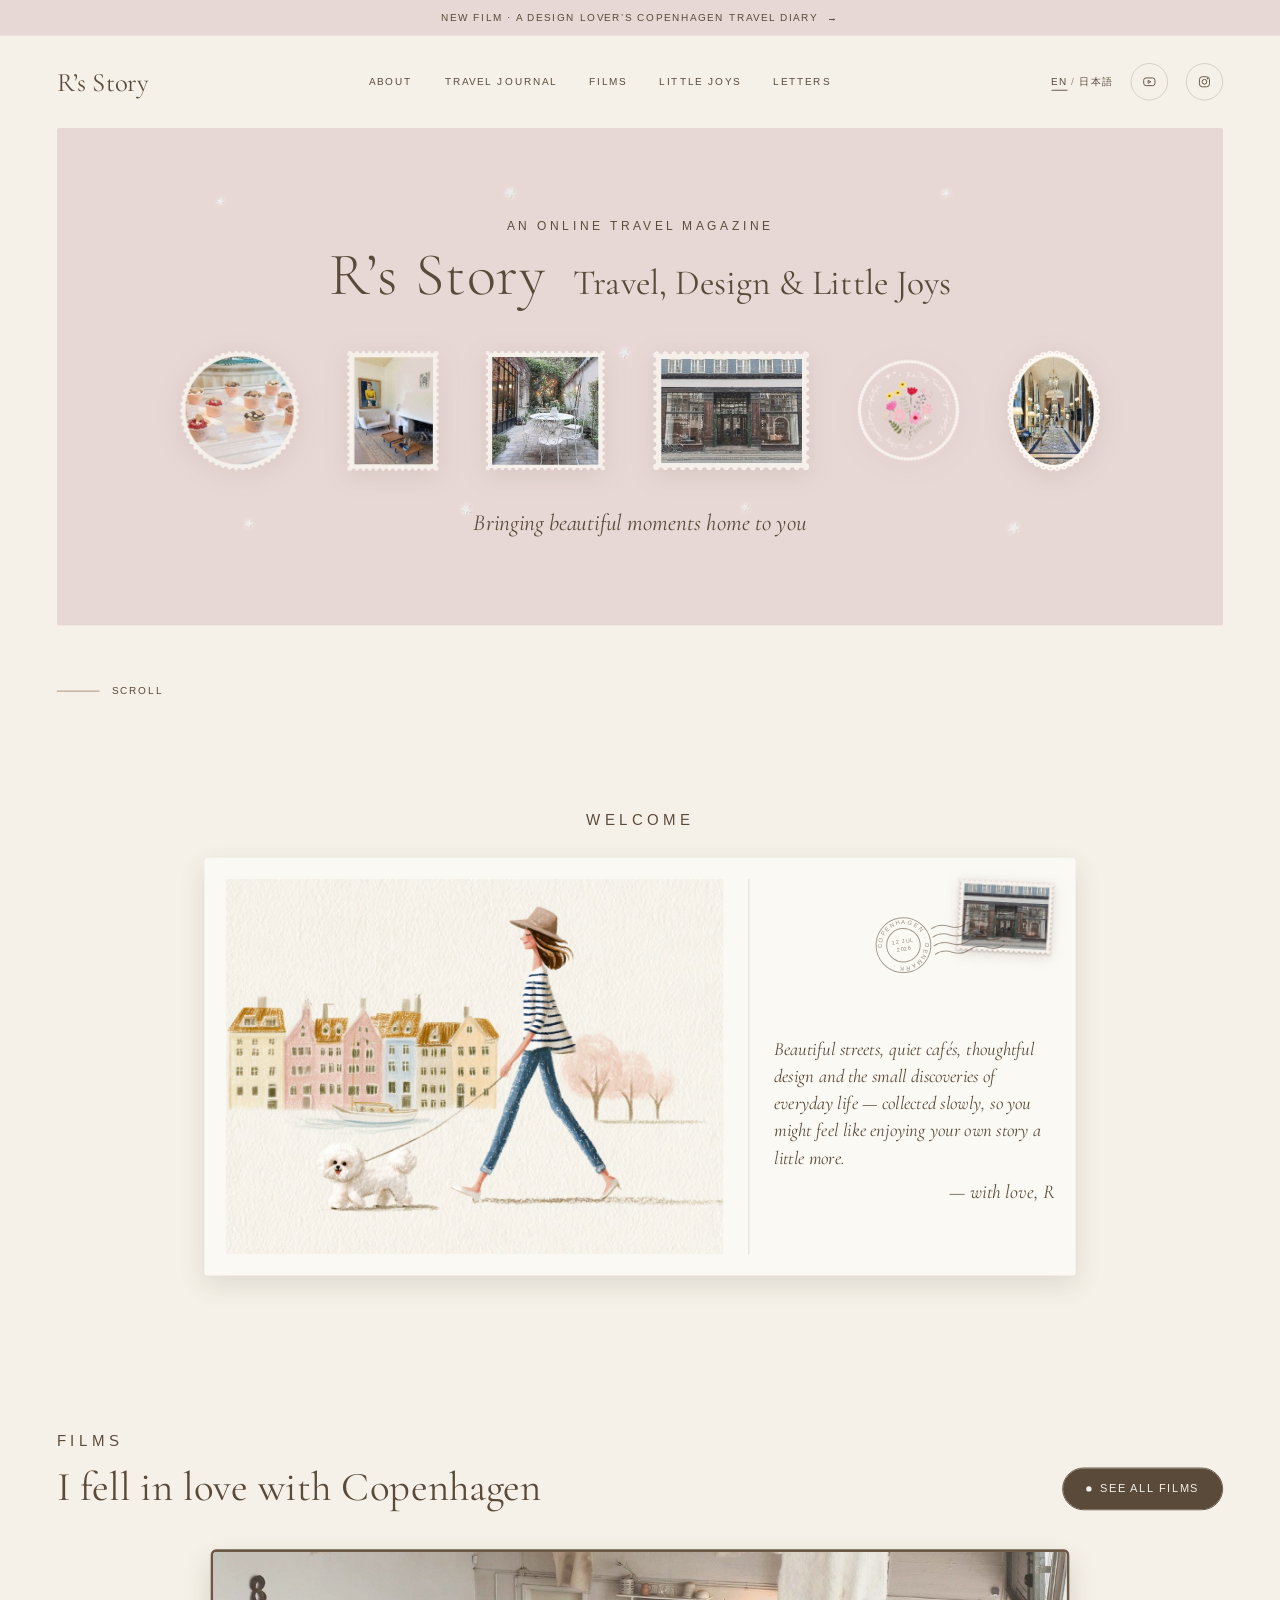
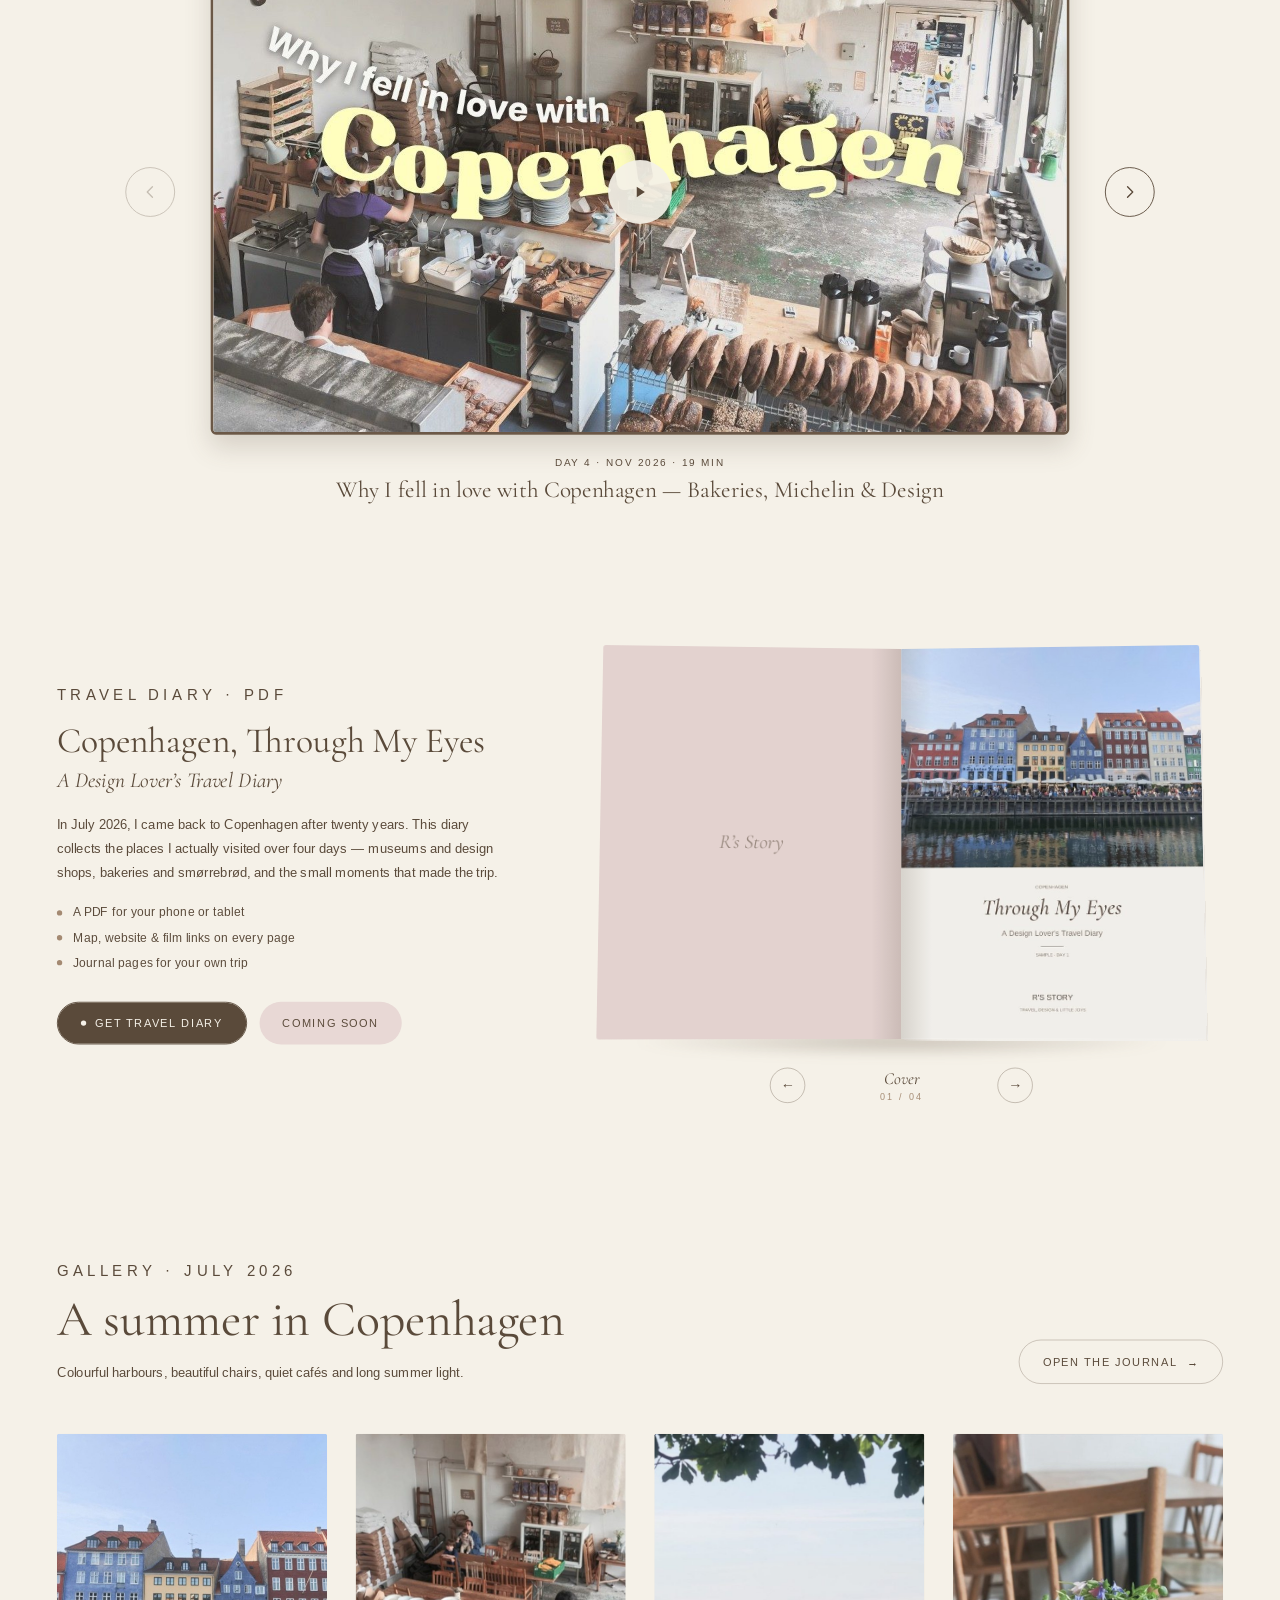
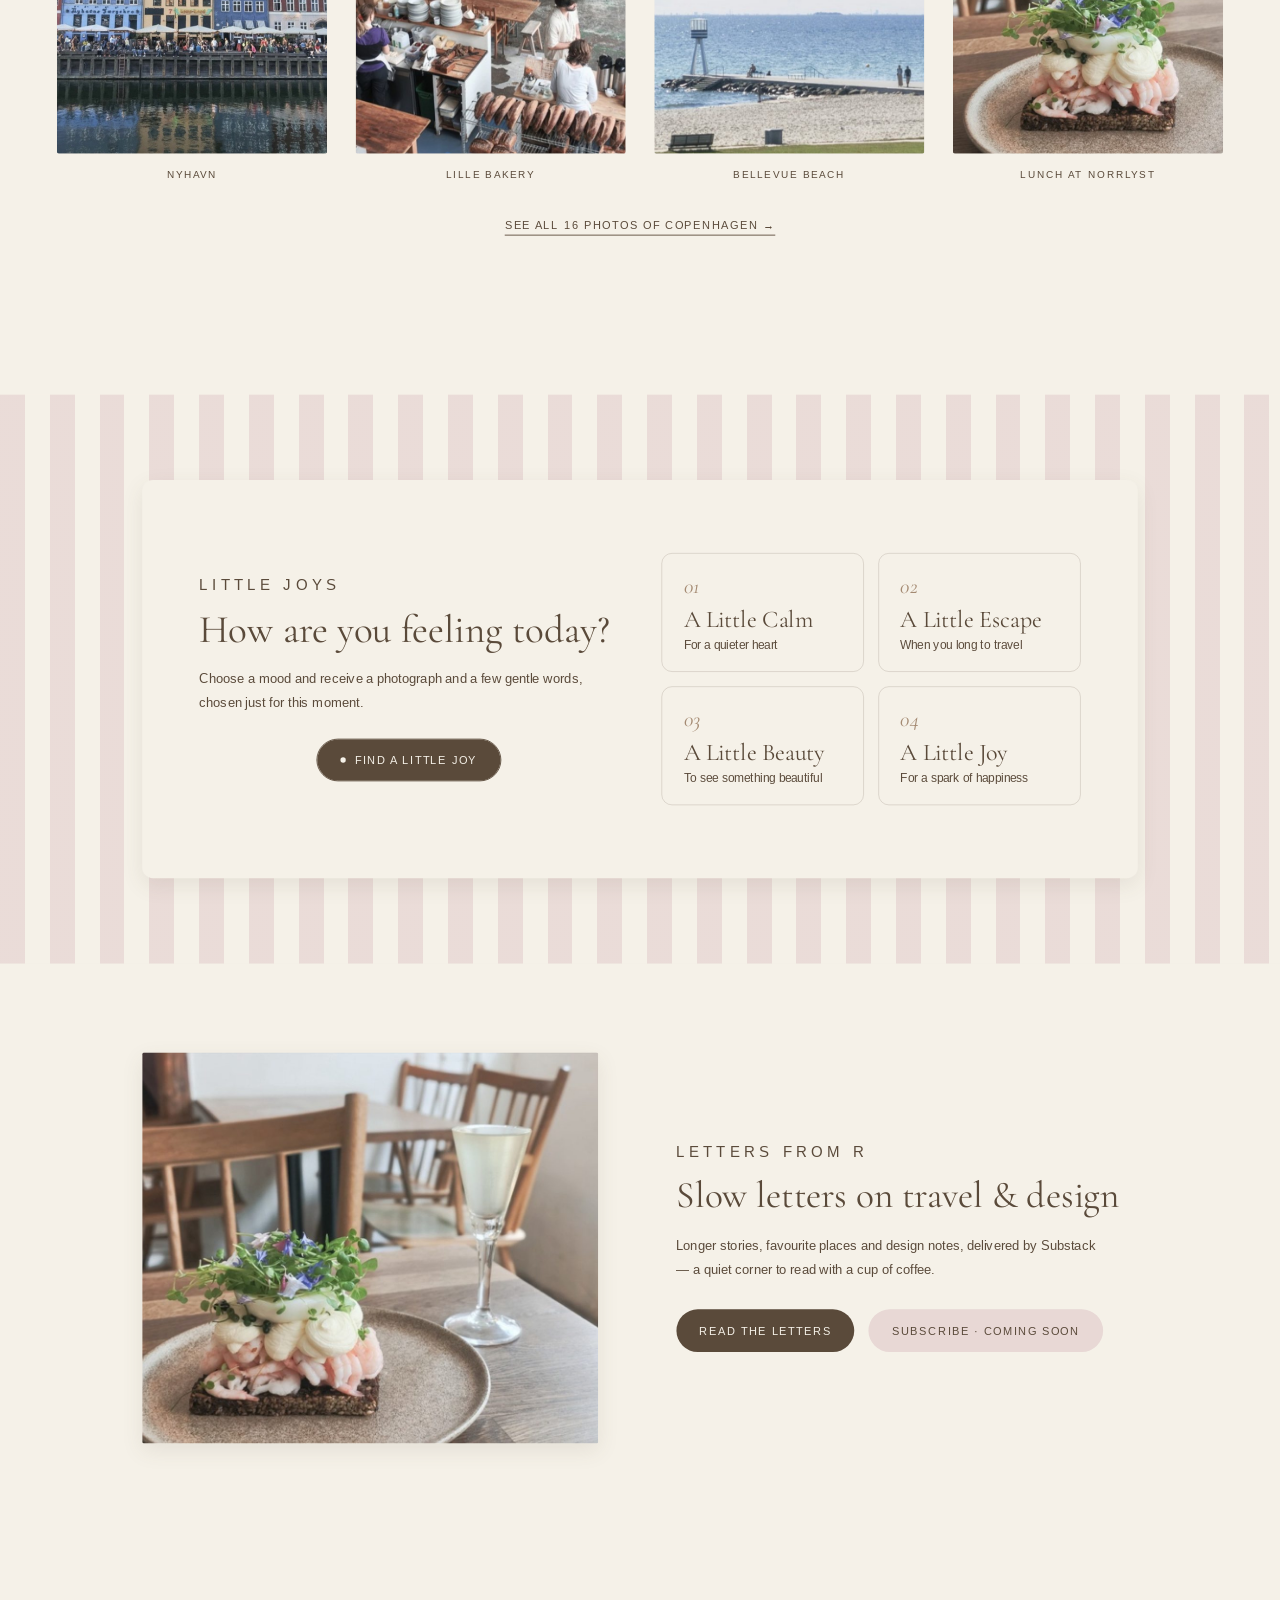
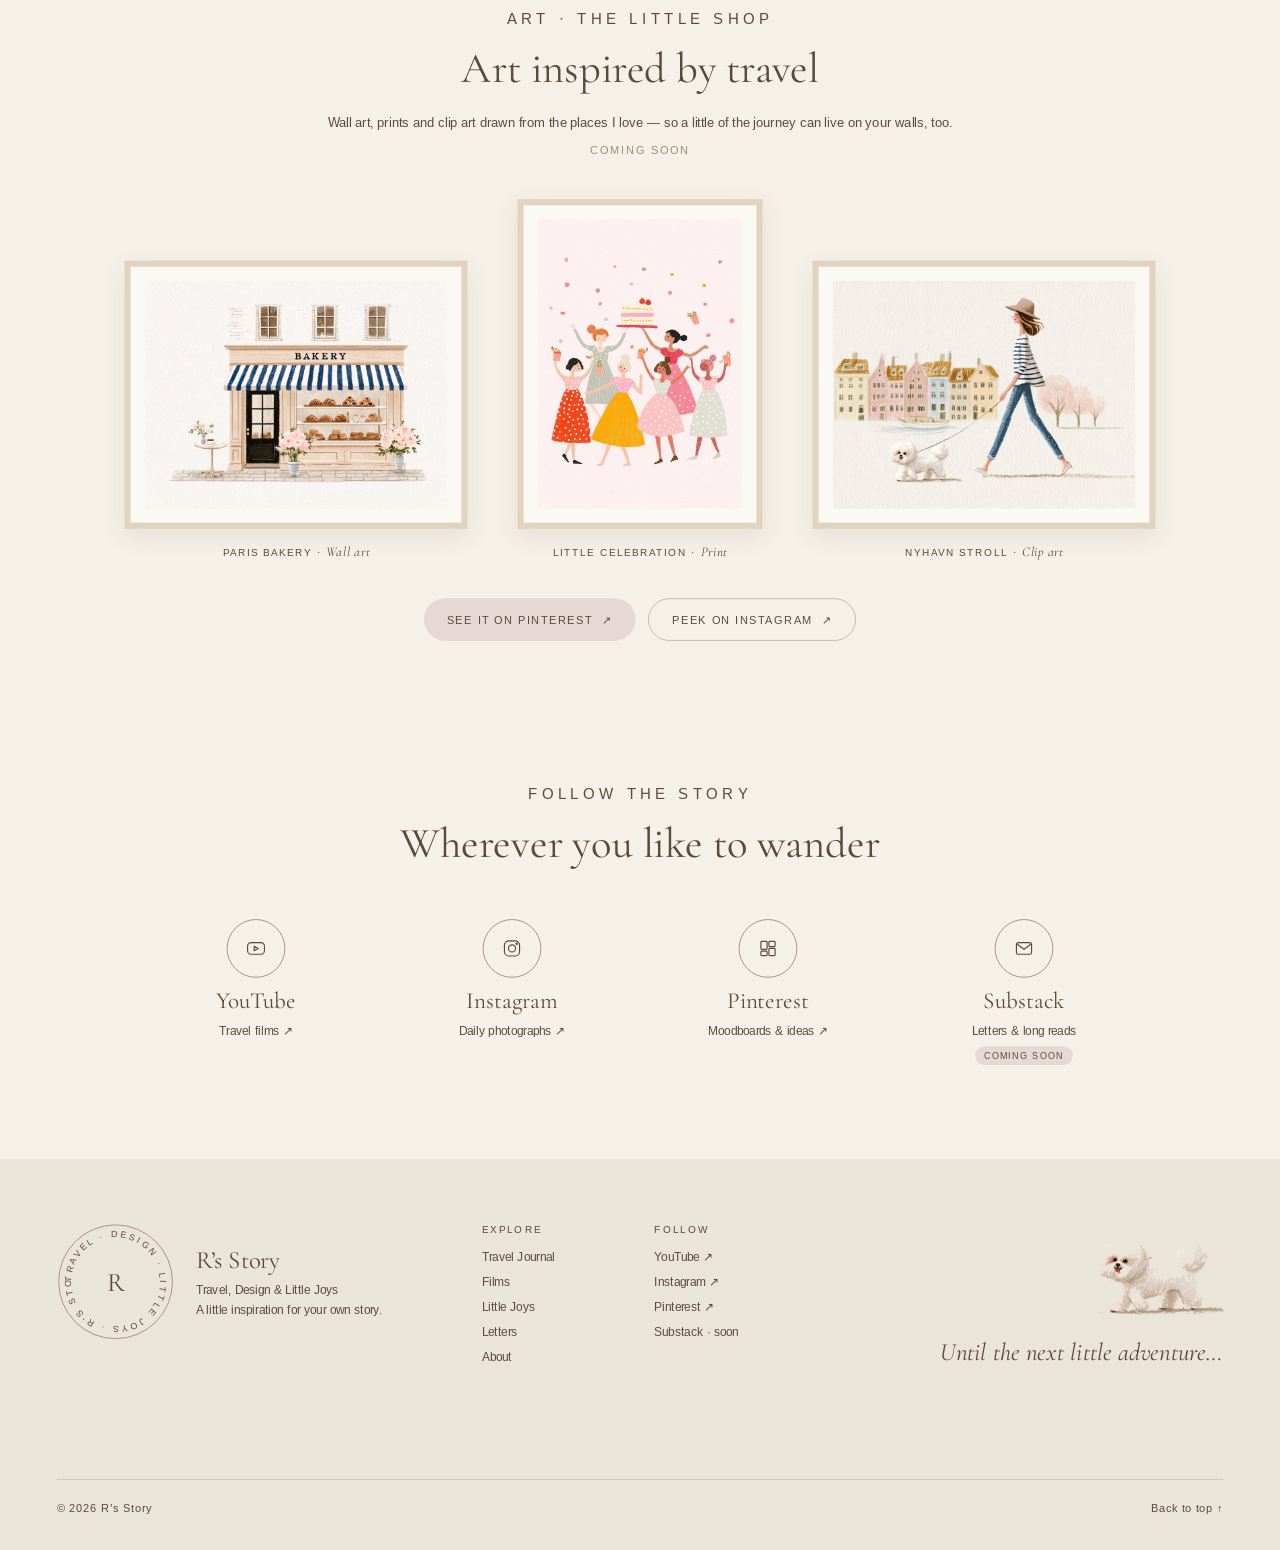
<file: index.html>
<!DOCTYPE html>
<html lang="en">
<head>
<meta charset="utf-8">
<meta name="viewport" content="width=device-width, initial-scale=1">
<title>R’s Story — Travel, Design &amp; Little Joys</title>
<meta name="description" content="R’s Story is an online travel magazine: films, travel diaries and little joys from Copenhagen, Paris and beyond.">
<link rel="stylesheet" href="https://fonts.googleapis.com/css2?family=Arimo:wght@400;500;600&family=Cormorant+Garamond:ital,wght@0,300;0,400;0,500;1,300;1,400&display=swap">
<style>
@keyframes rsTwinkle{0%,100%{opacity:.15;transform:scale(.55) rotate(0deg)}50%{opacity:1;transform:scale(1) rotate(25deg)}}
.rs-twinkle{animation:rsTwinkle 3.4s ease-in-out infinite;filter:drop-shadow(0 0 3px rgba(255,255,255,0.9))}
.rs-curtain{transition:width 2s cubic-bezier(.65,0,.35,1) .4s}
.fv.rs-sec:not(.in) .rs-curtain{width:50% !important}
.fv.rs-sec{transform:none !important;filter:none !important}

body{margin:0}
a{color:#5a4a3a}a:hover{color:#3d3227}
@keyframes rsReveal{from{-webkit-mask-size:0px 0px;mask-size:0px 0px}to{-webkit-mask-size:2990px 2990px;mask-size:2990px 2990px}}
.rs-mask{-webkit-mask-image:radial-gradient(circle closest-side,#000 55%,transparent 100%);mask-image:radial-gradient(circle closest-side,#000 55%,transparent 100%);-webkit-mask-repeat:no-repeat;mask-repeat:no-repeat;-webkit-mask-position:center;mask-position:center}
.pc .rs-reveal{animation:rsReveal 5s ease .2s both}
@keyframes rsZoom{from{transform:scale(1.08)}to{transform:scale(1)}}
.rs-zoom{animation:rsZoom 12s cubic-bezier(.215,.61,.355,1) both}
@keyframes rsBlurIn{from{opacity:0;filter:blur(6px);transform:translateY(10px)}to{opacity:1;filter:blur(0);transform:none}}
.rs-blur{animation:rsBlurIn 1.6s cubic-bezier(.215,.61,.355,1) both}
.rs-h{animation-delay:.8s}.rs-t1{animation-delay:3.2s}.rs-t2{animation-delay:3.5s}.rs-t3{animation-delay:3.8s}.rs-t4{animation-delay:4.3s}
@keyframes rsFloat{0%,100%{transform:translateY(0) rotate(0deg)}50%{transform:translateY(-6px) rotate(-1.5deg)}}
.rs-float{animation:rsFloat 6s ease-in-out infinite}
@keyframes rsBob{0%,100%{transform:translateY(0) rotate(0deg)}50%{transform:translateY(-3px) rotate(1.5deg)}}
.rs-bob{animation:rsBob 2.8s ease-in-out infinite;transform-origin:50% 90%}
@keyframes rsDrift{0%,100%{transform:translateY(0)}50%{transform:translateY(-5px)}}
.rs-drift{animation:rsDrift 7s ease-in-out infinite}
@keyframes rsStroll{0%,100%{transform:translateY(0)}50%{transform:translateY(-4px)}}
.rs-stroll{animation:rsStroll 3.2s ease-in-out infinite}
@keyframes rsTwinkle{0%,100%{opacity:.15;transform:scale(.55) rotate(0deg)}50%{opacity:1;transform:scale(1) rotate(25deg)}}
.rs-twinkle{animation:rsTwinkle 3.4s ease-in-out infinite;filter:drop-shadow(0 0 3px rgba(255,255,255,0.9))}
.rs-track{transition:transform .85s cubic-bezier(.25,1.15,.4,1);touch-action:pan-y;cursor:grab}
.rs-track.is-drag{transition:none;cursor:grabbing}
.rs-cap{display:none}.rs-cap.is-active{display:block;animation:rsCapIn .6s ease both}
@keyframes rsCapIn{from{opacity:0;transform:translateY(6px)}to{opacity:1;transform:none}}
.rs-car-arrow{border-radius:999px;border:1px solid #5a4a3a;background:transparent;color:#5a4a3a;display:flex;align-items:center;justify-content:center;cursor:pointer;transition:background .3s,color .3s,opacity .3s}
.rs-car-arrow:hover:not(:disabled){background:#5a4a3a;color:#f5f1e8}
.rs-car-arrow:disabled{opacity:.3;cursor:default}
.rs-dot{height:8px;width:8px;padding:0;border:0;border-radius:999px;background:rgba(245,241,232,.55);cursor:pointer;transition:width .4s ease,background .4s ease}
.rs-dot.is-active{width:32px;background:#f5f1e8}
@media (prefers-reduced-motion: reduce){.rs-track,.rs-slide{transition:none}.rs-twinkle{animation:none}.rs-stroll{animation:none}.rs-reveal,.rs-zoom,.rs-blur,.rs-float,.rs-bob,.rs-drift{animation:none}.rs-mask{-webkit-mask-image:none;mask-image:none}}


body{margin:0}
a{color:#5a4a3a}a:hover{color:#3d3227}
@keyframes rsRevealSp{from{-webkit-mask-size:0px 0px;mask-size:0px 0px}to{-webkit-mask-size:1150px 1150px;mask-size:1150px 1150px}}
.rs-mask{-webkit-mask-image:radial-gradient(circle closest-side,#000 55%,transparent 100%);mask-image:radial-gradient(circle closest-side,#000 55%,transparent 100%);-webkit-mask-repeat:no-repeat;mask-repeat:no-repeat;-webkit-mask-position:center;mask-position:center}
.sp .rs-reveal{animation:rsRevealSp 5s ease .2s both}
@keyframes rsZoom{from{transform:scale(1.08)}to{transform:scale(1)}}
.rs-zoom{animation:rsZoom 12s cubic-bezier(.215,.61,.355,1) both}
@keyframes rsBlurIn{from{opacity:0;filter:blur(6px);transform:translateY(10px)}to{opacity:1;filter:blur(0);transform:none}}
.rs-blur{animation:rsBlurIn 1.6s cubic-bezier(.215,.61,.355,1) both}
.rs-h{animation-delay:.8s}.rs-t1{animation-delay:3.2s}.rs-t2{animation-delay:3.5s}.rs-t3{animation-delay:3.8s}.rs-t4{animation-delay:4.3s}
@keyframes rsFloat{0%,100%{transform:translateY(0) rotate(0deg)}50%{transform:translateY(-5px) rotate(-1.5deg)}}
.rs-float{animation:rsFloat 6s ease-in-out infinite}
@keyframes rsBob{0%,100%{transform:translateY(0) rotate(0deg)}50%{transform:translateY(-3px) rotate(1.5deg)}}
.rs-bob{animation:rsBob 2.8s ease-in-out infinite;transform-origin:50% 90%}
@keyframes rsDrift{0%,100%{transform:translateY(0)}50%{transform:translateY(-5px)}}
.rs-drift{animation:rsDrift 7s ease-in-out infinite}
@keyframes rsStroll{0%,100%{transform:translateY(0)}50%{transform:translateY(-4px)}}
.rs-stroll{animation:rsStroll 3.2s ease-in-out infinite}
@keyframes rsTwinkle{0%,100%{opacity:.15;transform:scale(.55) rotate(0deg)}50%{opacity:1;transform:scale(1) rotate(25deg)}}
.rs-twinkle{animation:rsTwinkle 3.4s ease-in-out infinite;filter:drop-shadow(0 0 3px rgba(255,255,255,0.9))}
.rs-track{transition:transform .85s cubic-bezier(.25,1.15,.4,1);touch-action:pan-y;cursor:grab}
.rs-track.is-drag{transition:none;cursor:grabbing}
.rs-cap{display:none}.rs-cap.is-active{display:block;animation:rsCapIn .6s ease both}
@keyframes rsCapIn{from{opacity:0;transform:translateY(6px)}to{opacity:1;transform:none}}
.rs-car-arrow{border-radius:999px;border:1px solid #5a4a3a;background:transparent;color:#5a4a3a;display:flex;align-items:center;justify-content:center;cursor:pointer;transition:background .3s,color .3s,opacity .3s}
.rs-car-arrow:hover:not(:disabled){background:#5a4a3a;color:#f5f1e8}
.rs-car-arrow:disabled{opacity:.3;cursor:default}
.rs-dot{height:8px;width:8px;padding:0;border:0;border-radius:999px;background:rgba(245,241,232,.55);cursor:pointer;transition:width .4s ease,background .4s ease}
.rs-dot.is-active{width:32px;background:#f5f1e8}
@media (prefers-reduced-motion: reduce){.rs-track,.rs-slide{transition:none}.rs-twinkle{animation:none}.rs-stroll{animation:none}.rs-reveal,.rs-zoom,.rs-blur,.rs-float,.rs-bob,.rs-drift{animation:none}.rs-mask{-webkit-mask-image:none;mask-image:none}}

body{background:#f5f1e8;font-family:Arimo,"Hiragino Sans",sans-serif}
.bar{position:sticky;top:0;z-index:100;display:flex;flex-wrap:wrap;gap:10px 18px;align-items:center;justify-content:center;padding:10px 16px;background:rgba(228,221,209,.95);backdrop-filter:blur(6px);border-bottom:1px solid rgba(90,74,58,.15);color:#5a4a3a;font-size:13px}
.bar button{font:inherit;font-size:13px;min-height:40px;padding:0 18px;border-radius:999px;border:1px solid rgba(90,74,58,.3);background:#f5f1e8;color:#5a4a3a;cursor:pointer}
.bar button[aria-pressed="true"],.bar .primary{background:#5a4a3a;color:#f5f1e8;border-color:#5a4a3a}
.bar .seg{display:flex;gap:6px}
.bar .hint{font-size:12px;opacity:.85}
.frame{position:relative;margin:0 auto;overflow:hidden}

.stage{position:absolute;left:0;top:0;transform-origin:0 0}
.frame[hidden]{display:none}
.rs-dust{position:fixed;z-index:200;pointer-events:none;width:4px;height:4px;border-radius:50%;background:#fff7f8;box-shadow:0 0 6px 1px rgba(213,143,166,.95)}
.rs-heart{position:fixed;z-index:200;pointer-events:none;filter:drop-shadow(0 0 3px rgba(255,255,255,.85))}
.rs-sec{opacity:0;transform:translateY(28px);filter:blur(4px);transition:opacity 1.4s cubic-bezier(.215,.61,.355,1),transform 1.4s cubic-bezier(.215,.61,.355,1),filter 1.4s cubic-bezier(.215,.61,.355,1)}
.rs-sec.in{opacity:1;transform:none;filter:none}
@media (prefers-reduced-motion: reduce){.rs-sec{opacity:1;transform:none;filter:none;transition:none}}
/* travel diary book v1 */
.rs-bookwrap{position:relative;outline:none}
.bk-scene{position:relative;display:flex;align-items:center;justify-content:center;perspective:2000px;perspective-origin:50% 40%;touch-action:pan-y;cursor:grab;user-select:none;-webkit-user-select:none}
.bk-scene:active{cursor:grabbing}
.bk-book{position:relative;transform-style:preserve-3d;transform:rotateX(6deg)}
.bk-book::after{content:"";position:absolute;left:4%;right:4%;bottom:-5%;height:8%;background:radial-gradient(ellipse at center,rgba(90,74,58,.28),transparent 70%);transform:translateZ(-40px);filter:blur(6px)}
.bk-spread{position:absolute;inset:0;transform-style:preserve-3d}
.bk-page{position:absolute;top:0;width:50%;height:100%;transform-style:preserve-3d}
.bk-L{left:0;transform-origin:100% 50%}
.bk-R{left:50%;transform-origin:0 50%}
.bk-face,.bk-back{position:absolute;inset:0;overflow:hidden;backface-visibility:hidden;-webkit-backface-visibility:hidden}
.bk-L .bk-face{border-radius:3px 0 0 3px}.bk-R .bk-face{border-radius:0 3px 3px 0}
.bk-back{transform:rotateY(180deg);background:#efe7d9;box-shadow:inset 0 0 0 .5px rgba(90,74,58,.18)}
.bk-L .bk-back{border-radius:0 3px 3px 0}.bk-R .bk-back{border-radius:3px 0 0 3px}
.bk-layer{position:absolute;inset:0;background:#f6f2ea}
.bk-layer.end{background:#e8d8d5;display:flex;align-items:center;justify-content:center}
.bk-endmark{font-family:'Cormorant Garamond',Georgia,serif;font-style:italic;font-size:1.6em;color:rgba(90,74,58,.55)}
.bk-layer.paper{background:#f5f0e6 radial-gradient(rgba(164,138,114,.22) .7px,transparent .8px) 0 0/14px 14px}
.bk-bg{position:absolute;inset:0;width:100%;height:100%;object-fit:cover;display:block}
.bk-gutter{position:absolute;top:0;bottom:0;width:10%;pointer-events:none}
.bk-L .bk-gutter{right:0;background:linear-gradient(to left,rgba(60,45,30,.14),rgba(60,45,30,0))}
.bk-R .bk-gutter{left:0;background:linear-gradient(to right,rgba(60,45,30,.14),rgba(60,45,30,0))}
.bk-shade{position:absolute;inset:0;background:#3c2d1e;opacity:0;pointer-events:none}
.bk-print{position:absolute;margin:0;box-sizing:border-box}
.bk-print img{display:block;width:100%;aspect-ratio:4/5;object-fit:cover}
.bk-print.polaroid{background:#fbf8f2;padding:.55em .55em 0;box-shadow:0 .5em 1.2em rgba(40,30,20,.28)}
.bk-print.polaroid figcaption{font-family:'Cormorant Garamond',Georgia,serif;font-style:italic;font-size:1.05em;color:#5a4a3a;text-align:center;padding:.35em 0 .55em}
.bk-print.polaroid:not(:has(figcaption)){padding-bottom:2em}
.bk-print.tape{box-shadow:0 .45em 1em rgba(40,30,20,.25)}
.bk-print.tape::before{content:"";position:absolute;left:32%;top:-.7em;width:36%;height:1.4em;background:rgba(232,216,213,.85);box-shadow:0 1px 2px rgba(0,0,0,.08)}
.bk-note{position:absolute;box-sizing:border-box;color:#5a4a3a;font-family:'Cormorant Garamond',Georgia,serif;line-height:1.25}
.bk-note.card{background:rgba(245,241,232,.94);padding:.9em 1.1em;font-size:1.25em;box-shadow:0 .4em 1em rgba(40,30,20,.2)}
.bk-note.card i{display:block;margin-top:.15em;font-size:1.05em}
.bk-note.ink{font-size:1.7em;font-style:italic}
.bk-note .k{display:block;font-family:Arimo,Arial,sans-serif;font-style:normal;font-size:.42em;letter-spacing:.24em;text-transform:uppercase;color:#a48a72;margin-bottom:.5em}
.bk-note .sig{display:block;margin-top:.6em;font-size:.95em;color:#a48a72;font-style:italic}
.bk-ctrl{display:flex;align-items:center;justify-content:center;gap:18px}
.bk-ctrl button{width:40px;height:40px;border-radius:999px;border:1px solid rgba(90,74,58,.35);background:transparent;color:#5a4a3a;font-size:16px;cursor:pointer;display:inline-flex;align-items:center;justify-content:center}
.bk-ctrl button:hover{background:rgba(90,74,58,.06)}
.bk-meta{min-width:180px;text-align:center}
.bk-label{display:block;font-family:'Cormorant Garamond',Georgia,serif;font-style:italic;font-size:19px;color:#5a4a3a}
.bk-num{display:block;margin-top:2px;font-size:10px;letter-spacing:.22em;color:#a48a72}
@media (prefers-reduced-motion:reduce){.bk-scene{perspective:none}}
/* gallery hover v1 */
.rs-gtile{position:relative;display:block;overflow:hidden;border-radius:2px}
.rs-gtile img{display:block;transition:transform 1.4s cubic-bezier(.2,.7,.2,1)}
.rs-gtile::after{content:"";position:absolute;inset:0;background:rgba(245,241,232,0);transition:background .9s ease,backdrop-filter .9s ease;pointer-events:none}
.rs-gnote{position:absolute;inset:0;z-index:1;display:flex;flex-direction:column;align-items:center;justify-content:center;gap:10px;text-align:center;padding:0 18px;color:#5a4a3a;opacity:0;transform:translateY(10px);transition:opacity .8s ease .15s,transform 1s cubic-bezier(.2,.7,.2,1) .15s;pointer-events:none}
.rs-gnote i{font-family:'Cormorant Garamond',Georgia,serif;font-size:24px;line-height:1.2}
.rs-gnote small{font-size:10px;letter-spacing:.22em;text-transform:uppercase;color:#7a6350}
a:hover>.rs-gtile img,a:focus-visible>.rs-gtile img{transform:scale(1.06)}
a:hover>.rs-gtile::after,a:focus-visible>.rs-gtile::after{background:rgba(245,241,232,.5);backdrop-filter:blur(1.5px);-webkit-backdrop-filter:blur(1.5px)}
a:hover>.rs-gtile .rs-gnote,a:focus-visible>.rs-gtile .rs-gnote{opacity:1;transform:none}
body[data-gal="dark"] a:hover>.rs-gtile::after{background:rgba(52,40,28,.42);backdrop-filter:none}
body[data-gal="dark"] .rs-gnote{color:#f5f1e8}body[data-gal="dark"] .rs-gnote small{color:#f5f1e8;opacity:.85}
body[data-gal="none"] .rs-gnote{display:none}
@media (prefers-reduced-motion:reduce){.rs-gtile img{transition:none}a:hover>.rs-gtile img{transform:none}}
/* interactive hover button v1 */
.rs-ihb{position:relative;display:inline-flex;border-radius:999px;align-items:center;justify-content:center;overflow:hidden;isolation:isolate;border:1px solid #5a4a3a;box-sizing:border-box;color:#5a4a3a;background:transparent;text-decoration:none;white-space:nowrap}
.ihb-fill{position:absolute;left:26px;top:50%;width:8px;height:8px;margin:-4px 0 0 -4px;border-radius:999px;background:#5a4a3a;transform:scale(90);transition:transform .3s cubic-bezier(.4,0,.2,1);z-index:-1}
.ihb-a{display:inline-flex;align-items:center;gap:10px;color:#f5f1e8;transition:transform .25s cubic-bezier(.4,0,.2,1),opacity .18s ease}
.ihb-dot{width:6px;height:6px;border-radius:999px;background:#f5f1e8;flex:none}
.ihb-b{position:absolute;inset:0;display:flex;align-items:center;justify-content:center;gap:10px;color:#5a4a3a;opacity:0;transform:translateX(-24px);transition:transform .25s cubic-bezier(.4,0,.2,1),opacity .18s ease}
.rs-ihb:hover .ihb-fill,.rs-ihb:focus-visible .ihb-fill{transform:scale(0)}
.rs-ihb:hover .ihb-a,.rs-ihb:focus-visible .ihb-a{transform:translateX(40px);opacity:0}
.rs-ihb:hover .ihb-b,.rs-ihb:focus-visible .ihb-b{transform:none;opacity:1;transition-delay:.04s}
@media (prefers-reduced-motion:reduce){.ihb-fill,.ihb-a,.ihb-b{transition:none}}
/* mobile menu */
.rs-menu{position:fixed;inset:0;z-index:999;background:#f5f1e8;display:none;flex-direction:column;align-items:center;justify-content:center;gap:26px;font-family:'Cormorant Garamond',Georgia,serif;font-size:30px}
.rs-menu.open{display:flex}.rs-menu a{text-decoration:none;color:#5a4a3a}
.rs-menu button{position:absolute;top:18px;right:20px;width:44px;height:44px;border:0;background:none;font-size:30px;color:#5a4a3a;cursor:pointer}
</style>
</head>
<body>
<div class="frame pc" data-w="1440" data-h="7144"><div class="stage pc"><div style="width: 1440px; position: relative; overflow: hidden; background: var(--Buttermilk, #f5f1e8); color: var(--WarmBrown, #5a4a3a); font-family: Arimo, Helvetica, sans-serif">

  <!-- announcement -->
  <a href="https://www.youtube.com/@r-story-travel" target="_blank" rel="noopener" style="display: flex; align-items: center; justify-content: center; gap: 10px; height: 40px; background: var(--Blush, #e8d8d5); font-size: 11px; letter-spacing: 0.18em; text-transform: uppercase; text-decoration: none">New film · A Design Lover’s Copenhagen Travel Diary <span aria-hidden="true">→</span></a>

  <!-- header -->
  <header class="rs-blur rs-h" style="height: 104px; box-sizing: border-box; padding: 0 64px; display: flex; align-items: center; justify-content: space-between">
    <a href="./" style="font-family: 'Cormorant Garamond', Georgia, serif; font-weight: 400; font-size: 30px; text-decoration: none">R’s Story</a>
    <nav aria-label="Main" style="display: flex; gap: 36px; font-size: 11px; letter-spacing: 0.2em; text-transform: uppercase">
      <a href="#about" style="text-decoration: none; min-height: 44px; display: flex; align-items: center">About</a>
      <a href="journal.html" style="text-decoration: none; min-height: 44px; display: flex; align-items: center">Travel Journal</a>
      <a href="https://www.youtube.com/@r-story-travel" target="_blank" rel="noopener" style="text-decoration: none; min-height: 44px; display: flex; align-items: center">Films</a>
      <a href="little-joys.html" style="text-decoration: none; min-height: 44px; display: flex; align-items: center">Little Joys</a>
      <a href="letters.html" style="text-decoration: none; min-height: 44px; display: flex; align-items: center">Letters</a>
    </nav>
    <div style="display: flex; align-items: center; gap: 20px; font-size: 11px; letter-spacing: 0.14em">
      <span><a href="./" style="text-decoration: none; border-bottom: 1px solid #5a4a3a; padding-bottom: 2px">EN</a> <span style="color: #a48a72">/</span> <a href="#ja" style="text-decoration: none">日本語</a></span>
      <a href="https://www.youtube.com/@r-story-travel" target="_blank" rel="noopener" aria-label="R's Story on YouTube" style="width: 40px; height: 40px; border-radius: 999px; border: 1px solid rgba(90,74,58,0.22); display: flex; align-items: center; justify-content: center"><svg width="16" height="16" viewBox="0 0 24 24" fill="none" stroke="currentColor" stroke-width="1.5" stroke-linejoin="round" aria-hidden="true"><rect x="2.5" y="5.5" width="19" height="13" rx="4"></rect><path d="M10 9.5v5l4.5-2.5z"></path></svg></a>
      <a href="https://www.instagram.com/r_story_travel/" target="_blank" rel="noopener" aria-label="R's Story on Instagram" style="width: 40px; height: 40px; border-radius: 999px; border: 1px solid rgba(90,74,58,0.22); display: flex; align-items: center; justify-content: center"><svg width="16" height="16" viewBox="0 0 24 24" fill="none" stroke="currentColor" stroke-width="1.5" aria-hidden="true"><rect x="3.5" y="3.5" width="17" height="17" rx="5"></rect><circle cx="12" cy="12" r="4"></circle><circle cx="17.2" cy="6.8" r="0.7" fill="currentColor"></circle></svg></a>
    </div>
  </header>

  <!-- hero -->
  <div class="hv"><section aria-label="Welcome to R's Story" style="height: 680px; box-sizing: border-box; padding: 0 64px; position: relative">
    <div style="position: relative; height: 560px">
      <div class="rs-mask rs-reveal" style="position: absolute; left: 0; top: 0; right: 0; bottom: 0; border-radius: 2px; overflow: hidden; background: var(--Blush, #e8d8d5); display: flex; flex-direction: column; justify-content: center; align-items: center">
        <img class="rs-twinkle" src="images/star2.png" alt="" style="position: absolute; left: 992px; top: 64px; width: 19px; height: 19px; animation-duration: 3.5s; animation-delay: -0.6s"><img class="rs-twinkle" src="images/star2.png" alt="" style="position: absolute; left: 208px; top: 436px; width: 18px; height: 18px; animation-duration: 4.0s; animation-delay: -1.9s"><img class="rs-twinkle" src="images/star1.png" alt="" style="position: absolute; left: 501px; top: 64px; width: 19px; height: 19px; animation-duration: 3.0s; animation-delay: -1.7s"><img class="rs-twinkle" src="images/star1.png" alt="" style="position: absolute; left: 767px; top: 420px; width: 15px; height: 15px; animation-duration: 2.8s; animation-delay: -2.5s"><img class="rs-twinkle" src="images/star2.png" alt="" style="position: absolute; left: 177px; top: 75px; width: 16px; height: 16px; animation-duration: 3.5s; animation-delay: -4.0s"><img class="rs-twinkle" src="images/star2.png" alt="" style="position: absolute; left: 1066px; top: 438px; width: 24px; height: 24px; animation-duration: 3.0s; animation-delay: -0.5s"><img class="rs-twinkle" src="images/star1.png" alt="" style="position: absolute; left: 451px; top: 420px; width: 19px; height: 19px; animation-duration: 4.6s; animation-delay: -0.9s"><img class="rs-twinkle" src="images/star1.png" alt="" style="position: absolute; left: 629px; top: 244px; width: 19px; height: 19px; animation-duration: 4.3s; animation-delay: -3.0s"><div style="width: 1040px; margin-bottom: 48px; display: flex; flex-direction: column; align-items: center; text-align: center">
          <p style="margin: 0; font-size: 14px; letter-spacing: 0.26em; text-transform: uppercase">An online travel magazine</p>
          <div style="margin-top: 14px; display: flex; flex-wrap: wrap; justify-content: center; align-items: baseline; column-gap: 30px; row-gap: 4px">
            <h1 style="margin: 0; font-family: 'Cormorant Garamond', Georgia, serif; font-weight: 300; font-size: 68px; line-height: 1; letter-spacing: 0.02em">R’s Story</h1>
            <p style="margin: 0; font-family: 'Cormorant Garamond', Georgia, serif; font-weight: 400; font-size: 40px; line-height: 1.1">Travel, Design &amp; Little Joys</p>
          </div>
        </div><div style="width: 1040px; display: flex; justify-content: space-between; align-items: center"><div class="rs-drift" style="flex: none; animation-delay: -0.0s"><img src="images/stamp-cupcakes.png" alt="Stamp-framed photo of little cakes in a café" style="display: block; height: 140px; width: 139px; filter: drop-shadow(0 6px 14px rgba(90,74,58,0.12))"></div><div class="rs-drift" style="flex: none; animation-delay: -0.9s"><img src="images/stamp-interior.png" alt="Stamp-framed photo of a bright Danish living room" style="display: block; height: 140px; width: 108px; filter: drop-shadow(0 6px 14px rgba(90,74,58,0.12))"></div><div class="rs-drift" style="flex: none; animation-delay: -1.8s"><img src="images/stamp-courtyard.png" alt="Stamp-framed photo of a leafy courtyard café" style="display: block; height: 140px; width: 139px; filter: drop-shadow(0 6px 14px rgba(90,74,58,0.12))"></div><div class="rs-drift" style="flex: none; animation-delay: -2.7s"><img src="images/stamp-shopfront.png" alt="Stamp-framed photo of a Copenhagen shopfront" style="display: block; height: 140px; width: 182px; filter: drop-shadow(0 6px 14px rgba(90,74,58,0.12))"></div><div class="rs-drift" style="flex: none; animation-delay: -3.6s"><img src="images/stamp-flowers.png" alt="Stamp with a small illustrated bouquet" style="display: block; height: 119px; width: 120px; filter: drop-shadow(0 6px 14px rgba(90,74,58,0.12))"></div><div class="rs-drift" style="flex: none; animation-delay: -4.5s"><img src="images/stamp-arcade.png" alt="Stamp-framed photo of an elegant Paris arcade" style="display: block; height: 140px; width: 109px; filter: drop-shadow(0 6px 14px rgba(90,74,58,0.12))"></div></div><p style="margin: 40px 0 0; font-family: 'Cormorant Garamond', Georgia, serif; font-style: italic; font-size: 26px">Bringing beautiful moments home to you</p>
      </div>
    </div>
    <div class="rs-blur rs-t4" aria-hidden="true" style="position: absolute; left: 64px; bottom: 40px; display: flex; align-items: center; gap: 14px; font-size: 11px; letter-spacing: 0.2em; text-transform: uppercase"><span style="display: block; width: 48px; height: 1px; background: #a48a72"></span>Scroll</div>
  </section></div>

  <!-- featured film -->
  <section aria-labelledby="welcome-h" style="height: 700px; box-sizing: border-box; padding: 64px 64px; display: flex; justify-content: center; align-items: center">
    <div style="display: flex; flex-direction: column; align-items: center"><h2 id="welcome-h" style="margin: 0 0 32px; text-align: center; font-size: 17px; font-weight: 400; letter-spacing: 0.3em; text-transform: uppercase">Welcome</h2><div class="rs-stroll" style="transform-origin: 50% 50%">
    <article style="width: 980px; box-sizing: border-box; padding: 24px; background: #fbf9f4; border-radius: 4px; box-shadow: 0 10px 30px rgba(90,74,58,0.14); display: grid; grid-template-columns: 560px 1fr; gap: 0">
      <img src="images/welcome-walk.jpg" alt="Illustration of a woman in a striped top walking her white bichon frisé past the colourful houses of Nyhavn" style="display: block; width: 560px; height: auto; border-radius: 2px">
      <div style="position: relative; margin-left: 28px; padding-left: 28px; border-left: 1px solid rgba(90,74,58,0.18); display: flex; flex-direction: column">
        <div style="display: flex; justify-content: flex-end; align-items: flex-start; position: relative; height: 120px">
          <div style="position: absolute; right: 58px; top: 34px; transform: rotate(-8deg); z-index: 3; pointer-events: none"><svg aria-hidden="true" width="147" height="70" viewBox="0 0 210 100" style="display: block">
<defs><path id="pmArcpc" d="M50,50 m-34,0 a34,34 0 1,1 68,0 a34,34 0 1,1 -68,0"></path></defs>
<g fill="none" stroke="#5a4a3a" stroke-opacity="0.55" stroke-width="1.6"><circle cx="50" cy="50" r="44"></circle><circle cx="50" cy="50" r="27"></circle>
<path d="M98 30 q14 -7 28 0 t28 0 t28 0 t28 0"></path><path d="M98 44 q14 -7 28 0 t28 0 t28 0 t28 0"></path><path d="M98 58 q14 -7 28 0 t28 0 t28 0 t28 0"></path><path d="M98 72 q14 -7 28 0 t28 0 t28 0 t28 0"></path></g>
<text font-family="Arimo, sans-serif" font-size="9.5" letter-spacing="2.4" fill="#5a4a3a" fill-opacity="0.6"><textPath href="#pmArcpc">COPENHAGEN · DENMARK ·</textPath></text>
<text x="50" y="47" text-anchor="middle" font-family="Arimo, sans-serif" font-size="9" letter-spacing="1" fill="#5a4a3a" fill-opacity="0.6">12 JUL</text>
<text x="50" y="59" text-anchor="middle" font-family="Arimo, sans-serif" font-size="9" letter-spacing="1" fill="#5a4a3a" fill-opacity="0.6">2026</text></svg></div>
          <img src="images/stamp-shopfront.png" alt="Stamp-framed photo of a Copenhagen shopfront" style="filter: drop-shadow(0 1px 1px rgba(90,74,58,0.38)) drop-shadow(0 3px 7px rgba(90,74,58,0.18)); position: relative; width: 110px; height: auto; transform: rotate(3deg)">
        </div>
        <div style="margin: auto 0"><p style="margin: 0; font-family: 'Cormorant Garamond', Georgia, serif; font-style: italic; font-size: 21px; line-height: 1.45">Beautiful streets, quiet cafés, thoughtful design and the small discoveries of everyday life — collected slowly, so you might feel like enjoying your own story a little more.</p>
        <p style="margin: 10px 0 0; font-family: 'Cormorant Garamond', Georgia, serif; font-style: italic; font-size: 22px; text-align: right">— with love, R</p></div>
      </div>
    </article>
    </div></div>
  </section>

  <div class="fv" data-f="frame"><section id="film" aria-labelledby="film-h" style="height: 900px; box-sizing: border-box; padding: 88px 64px">
    <div style="display: flex; justify-content: space-between; align-items: flex-end; gap: 40px">
      <div>
        <p style="margin: 0; font-size: 17px; letter-spacing: 0.3em; text-transform: uppercase">Films</p>
        <h2 id="film-h" style="margin: 16px 0 0; font-family: 'Cormorant Garamond', Georgia, serif; font-weight: 400; font-size: 46px; line-height: 1.1; white-space: nowrap">I fell in love with Copenhagen</h2>
      </div>
      <a href="https://www.youtube.com/@r-story-travel" target="_blank" rel="noopener" class="rs-ihb" style="align-items: center; height: 48px; padding: 0 26px; box-sizing: border-box; font-size: 12px; letter-spacing: 0.16em; text-transform: uppercase; text-decoration: none"><span class="ihb-fill" aria-hidden="true"></span><span class="ihb-a"><span class="ihb-dot" aria-hidden="true"></span>See all films</span><span class="ihb-b" aria-hidden="true">See all films<svg width="14" height="14" viewBox="0 0 24 24" fill="none" stroke="currentColor" stroke-width="1.8" stroke-linecap="round" stroke-linejoin="round" aria-hidden="true"><path d="M5 12h14M13 6l6 6-6 6"/></svg></span></a>
    </div>
    <div style="margin-top: 44px; display: flex; flex-direction: column; align-items: center; gap: 24px">
      <div class="rs-carwrap" style="display: flex; align-items: center; gap: 40px"><button type="button" class="rs-car-arrow" data-car="prev" aria-label="Previous film" disabled style="width: 56px; height: 56px; flex: none; "><svg width="20" height="20" viewBox="0 0 24 24" fill="none" stroke="currentColor" stroke-width="1.8" stroke-linecap="round" stroke-linejoin="round" aria-hidden="true"><path d="M15 19l-7-7 7-7"></path></svg></button><div class="rs-car" style="position: relative; width: 960px; height: 540px; box-sizing: content-box; border: 3px solid #6b5847; border-radius: 6px; overflow: hidden; box-shadow: 0 14px 30px rgba(90,74,58,0.2)">
        <div class="rs-track" style="display: flex; height: 100%"><a href="https://www.youtube.com/watch?v=UkC7dm9h0-M" style="flex: none; width: 100%; height: 100%; position: relative; display: block"><img src="images/film-day4.jpg" alt="Thumbnail of the Copenhagen travel film, Day 4" draggable="false" style="display: block; width: 100%; height: 100%; object-fit: cover; user-select: none; pointer-events: none"><span class="rs-play" aria-hidden="true" style="position: absolute; left: 50%; top: 50%; width: 72px; height: 72px; margin: -36px 0 0 -36px; border-radius: 999px; background: rgba(245,241,232,0.92); display: flex; align-items: center; justify-content: center; transition: opacity .5s"><svg width="22" height="22" viewBox="0 0 24 24" fill="#5a4a3a"><path d="M8 5.5v13l10-6.5z"></path></svg></span></a><a href="https://www.youtube.com/watch?v=tMUZtCO81IM" style="flex: none; width: 100%; height: 100%; position: relative; display: block"><img src="images/film-day3.jpg" alt="Thumbnail of the Copenhagen travel film, Day 3" draggable="false" style="display: block; width: 100%; height: 100%; object-fit: cover; user-select: none; pointer-events: none"><span class="rs-play" aria-hidden="true" style="position: absolute; left: 50%; top: 50%; width: 72px; height: 72px; margin: -36px 0 0 -36px; border-radius: 999px; background: rgba(245,241,232,0.92); display: flex; align-items: center; justify-content: center; transition: opacity .5s"><svg width="22" height="22" viewBox="0 0 24 24" fill="#5a4a3a"><path d="M8 5.5v13l10-6.5z"></path></svg></span></a><a href="https://www.youtube.com/watch?v=ZhzrqosA1ms" style="flex: none; width: 100%; height: 100%; position: relative; display: block"><img src="images/film-thumb.jpg" alt="Thumbnail of the Copenhagen travel film, Day 2" draggable="false" style="display: block; width: 100%; height: 100%; object-fit: cover; user-select: none; pointer-events: none"><span class="rs-play" aria-hidden="true" style="position: absolute; left: 50%; top: 50%; width: 72px; height: 72px; margin: -36px 0 0 -36px; border-radius: 999px; background: rgba(245,241,232,0.92); display: flex; align-items: center; justify-content: center; transition: opacity .5s"><svg width="22" height="22" viewBox="0 0 24 24" fill="#5a4a3a"><path d="M8 5.5v13l10-6.5z"></path></svg></span></a><a href="https://www.youtube.com/watch?v=jUdUummmonA" style="flex: none; width: 100%; height: 100%; position: relative; display: block"><img src="images/film-day1.jpg" alt="Thumbnail of the Copenhagen travel film, Day 1" draggable="false" style="display: block; width: 100%; height: 100%; object-fit: cover; user-select: none; pointer-events: none"><span class="rs-play" aria-hidden="true" style="position: absolute; left: 50%; top: 50%; width: 72px; height: 72px; margin: -36px 0 0 -36px; border-radius: 999px; background: rgba(245,241,232,0.92); display: flex; align-items: center; justify-content: center; transition: opacity .5s"><svg width="22" height="22" viewBox="0 0 24 24" fill="#5a4a3a"><path d="M8 5.5v13l10-6.5z"></path></svg></span></a></div>
      </div><button type="button" class="rs-car-arrow" data-car="next" aria-label="Next film" style="width: 56px; height: 56px; flex: none; "><svg width="20" height="20" viewBox="0 0 24 24" fill="none" stroke="currentColor" stroke-width="1.8" stroke-linecap="round" stroke-linejoin="round" aria-hidden="true"><path d="M9 5l7 7-7 7"></path></svg></button></div>
      <div style="width: 960px; min-height: 80px"><div class="rs-cap is-active" style="text-align: center"><span style="display: block; font-size: 11px; letter-spacing: 0.2em; text-transform: uppercase">Day 4 · Nov 2026 · 19 min</span><span style="display: block; margin-top: 8px; font-family: 'Cormorant Garamond', Georgia, serif; font-size: 26px; line-height: 1.25">Why I fell in love with Copenhagen — Bakeries, Michelin &amp; Design</span></div><div class="rs-cap" style="text-align: center"><span style="display: block; font-size: 11px; letter-spacing: 0.2em; text-transform: uppercase">Day 3 · Oct 2026 · 17 min</span><span style="display: block; margin-top: 8px; font-family: 'Cormorant Garamond', Georgia, serif; font-size: 26px; line-height: 1.25">A Design Lover’s Day — Arne Jacobsen, Finn Juhl, Louisiana &amp; Cafés</span></div><div class="rs-cap" style="text-align: center"><span style="display: block; font-size: 11px; letter-spacing: 0.2em; text-transform: uppercase">Day 2 · Sep 2026 · 22 min</span><span style="display: block; margin-top: 8px; font-family: 'Cormorant Garamond', Georgia, serif; font-size: 26px; line-height: 1.25">Café, Design, Michelin Smørrebrød, Canal Cruise, Tivoli &amp; Nyhavn</span></div><div class="rs-cap" style="text-align: center"><span style="display: block; font-size: 11px; letter-spacing: 0.2em; text-transform: uppercase">Day 1 · Sep 2026 · 6 min</span><span style="display: block; margin-top: 8px; font-family: 'Cormorant Garamond', Georgia, serif; font-size: 26px; line-height: 1.25">Museum, Coffee, a New Hotel, Noma Projects Shop &amp; Ny Carlsberg</span></div></div>
    </div>
  </section></div>

  <section id="diary" aria-labelledby="diary-h" style="height: 700px; box-sizing: border-box; padding: 64px 64px; display: grid; grid-template-columns: 5fr 7fr; gap: 72px; align-items: center">
    <div>
      <p style="margin: 0; font-size: 17px; letter-spacing: 0.3em; text-transform: uppercase">Travel Diary · PDF</p>
      <h2 id="diary-h" style="margin: 18px 0 0; font-family: 'Cormorant Garamond', Georgia, serif; font-weight: 400; font-size: 40px; line-height: 1.1; white-space: nowrap">Copenhagen, Through My Eyes</h2>
      <p style="margin: 8px 0 0; font-family: 'Cormorant Garamond', Georgia, serif; font-style: italic; font-size: 24px">A Design Lover’s Travel Diary</p>
      <p style="margin: 22px 0 0; font-size: 15px; line-height: 1.8">In July 2026, I came back to Copenhagen after twenty years. This diary collects the places I actually visited over four days — museums and design shops, bakeries and smørrebrød, and the small moments that made the trip.</p>
      <ul style="margin: 20px 0 0; padding: 0; list-style: none; display: flex; flex-direction: column; gap: 6px"><li style="display: flex; align-items: center; gap: 12px; font-size: 14px; line-height: 1.6"><span aria-hidden="true" style="flex: none; width: 6px; height: 6px; border-radius: 999px; background: #a48a72"></span>A PDF for your phone or tablet</li><li style="display: flex; align-items: center; gap: 12px; font-size: 14px; line-height: 1.6"><span aria-hidden="true" style="flex: none; width: 6px; height: 6px; border-radius: 999px; background: #a48a72"></span>Map, website &amp; film links on every page</li><li style="display: flex; align-items: center; gap: 12px; font-size: 14px; line-height: 1.6"><span aria-hidden="true" style="flex: none; width: 6px; height: 6px; border-radius: 999px; background: #a48a72"></span>Journal pages for your own trip</li></ul>
      <div style="display: flex; align-items: center; gap: 14px; margin-top: 32px">
        <a href="#buy-diary" class="rs-ihb" style="align-items: center; height: 48px; padding: 0 26px; font-size: 12px; letter-spacing: 0.16em; text-transform: uppercase; text-decoration: none"><span class="ihb-fill" aria-hidden="true"></span><span class="ihb-a"><span class="ihb-dot" aria-hidden="true"></span>Get Travel Diary</span><span class="ihb-b" aria-hidden="true">Get Travel Diary<svg width="13" height="13" viewBox="0 0 24 24" fill="none" stroke="currentColor" stroke-width="1.8" stroke-linecap="round" stroke-linejoin="round" aria-hidden="true"><path d="M7 17L17 7M8 7h9v9"/></svg></span></a>
        <span style="display: inline-flex; align-items: center; height: 48px; padding: 0 26px; border-radius: 999px; background: var(--Blush, #e8d8d5); font-size: 12px; letter-spacing: 0.16em; text-transform: uppercase">Coming soon</span>
      </div>
    </div>
    <div class="rs-bookwrap" data-w="672" data-h="440" aria-roledescription="carousel" aria-label="Travel diary pages"><div class="bk-scene" style="height:480px"></div><div class="bk-ctrl" style="margin-top:14px"><button type="button" class="bk-prev" aria-label="Previous spread">←</button><span class="bk-meta"><span class="bk-label">Cover</span><span class="bk-num">01 / 04</span></span><button type="button" class="bk-next" aria-label="Next spread">→</button></div></div>
  </section>

  <!-- welcome -->
  

  <!-- gallery -->
  <section aria-labelledby="gal-h" style="height: 920px; box-sizing: border-box; padding: 96px 64px">
    <div style="display: flex; justify-content: space-between; align-items: flex-end; gap: 40px">
      <div>
        <p style="margin: 0; font-size: 17px; letter-spacing: 0.3em; text-transform: uppercase">Gallery · July 2026</p>
        <h2 id="gal-h" style="margin: 16px 0 0; font-family: 'Cormorant Garamond', Georgia, serif; font-weight: 400; font-size: 56px; line-height: 1">A summer in Copenhagen</h2>
        <p style="margin: 18px 0 0; max-width: 560px; font-size: 15px; line-height: 1.8">Colourful harbours, beautiful chairs, quiet cafés and long summer light.</p>
      </div>
      <a href="journal.html" style="display: inline-flex; align-items: center; gap: 10px; height: 48px; padding: 0 26px; border-radius: 999px; border: 1px solid rgba(90,74,58,0.3); font-size: 12px; letter-spacing: 0.16em; text-transform: uppercase; text-decoration: none">Open the journal <span aria-hidden="true">→</span></a>
    </div>
    <div style="margin-top: 56px; display: grid; grid-template-columns: repeat(4, minmax(0, 1fr)); gap: 32px; align-items: end">
      <a href="journal.html" style="display: flex; flex-direction: column; gap: 16px; text-decoration: none">
        <span class="rs-gtile"><img src="images/nyhavn.jpg" alt="Colourful houses along Nyhavn, reflected in the canal" style="width: 100%; height: 360px; object-fit: cover; border-radius: 2px; box-shadow: 0 8px 24px #5a4a3a1a"><span class="rs-gnote" aria-hidden="true"><i>Golden hour by the canal</i><small>View story →</small></span></span>
        <span style="font-size: 11px; letter-spacing: 0.2em; text-transform: uppercase; text-align: center">Nyhavn</span>
      </a>
      <a href="journal.html" style="display: flex; flex-direction: column; gap: 16px; text-decoration: none">
        <span class="rs-gtile"><img src="images/lille-bakery.jpg" alt="The bakery seen from above, with bakers at work and long wooden tables" style="width: 100%; height: 360px; object-fit: cover; border-radius: 2px; box-shadow: 0 8px 24px #5a4a3a1a"><span class="rs-gnote" aria-hidden="true"><i>Warm bread, slow mornings</i><small>View story →</small></span></span>
        <span style="font-size: 11px; letter-spacing: 0.2em; text-transform: uppercase; text-align: center">Lille Bakery</span>
      </a>
      <a href="journal.html" style="display: flex; flex-direction: column; gap: 16px; text-decoration: none">
        <span class="rs-gtile"><img src="images/bellevue-beach.jpg" alt="Arne Jacobsen’s striped lifeguard tower by a calm blue sea" style="width: 100%; height: 360px; object-fit: cover; border-radius: 2px; box-shadow: 0 8px 24px #5a4a3a1a"><span class="rs-gnote" aria-hidden="true"><i>Sea breeze at Bellevue</i><small>View story →</small></span></span>
        <span style="font-size: 11px; letter-spacing: 0.2em; text-transform: uppercase; text-align: center">Bellevue Beach</span>
      </a>
      <a href="journal.html" style="display: flex; flex-direction: column; gap: 16px; text-decoration: none">
        <span class="rs-gtile"><img src="images/norrlyst-lunch.jpg" alt="Open-faced shrimp sandwich with flowers and a glass of white wine" style="width: 100%; height: 360px; object-fit: cover; object-position: 0% 50%; border-radius: 2px; box-shadow: 0 8px 24px #5a4a3a1a"><span class="rs-gnote" aria-hidden="true"><i>Smørrebrød in the sunshine</i><small>View story →</small></span></span>
        <span style="font-size: 11px; letter-spacing: 0.2em; text-transform: uppercase; text-align: center">Lunch at Norrlyst</span>
      </a>
    </div>
    <div style="margin-top: 40px; text-align: center"><a href="journal.html" style="font-size: 12px; letter-spacing: 0.16em; text-transform: uppercase; text-underline-offset: 6px">See all 16 photos of Copenhagen →</a></div>
  </section>

  <!-- little joys -->
  <section aria-labelledby="joy-h" style="height: 640px; box-sizing: border-box; padding: 96px 0; background-color: #f5f1e8; background-image: repeating-linear-gradient(90deg, rgba(232,216,213,0.85) 0px, rgba(232,216,213,0.85) 28px, rgba(232,216,213,0) 28px, rgba(232,216,213,0) 56px); display: flex; justify-content: center">
    <div style="width: 1120px; box-sizing: border-box; padding: 56px 64px; border-radius: 12px; background: var(--Buttermilk, #f5f1e8); box-shadow: 0 8px 24px #5a4a3a1a; display: grid; grid-template-columns: 1fr 1fr; gap: 48px; align-items: center">
      <div>
        <p style="margin: 0; font-size: 17px; letter-spacing: 0.3em; text-transform: uppercase">Little Joys</p>
        <h2 id="joy-h" style="margin: 16px 0 0; font-family: 'Cormorant Garamond', Georgia, serif; font-weight: 400; font-size: 44px; line-height: 1.05; white-space: nowrap">How are you feeling today?</h2>
        <p style="margin: 18px 0 0; font-size: 15px; line-height: 1.8">Choose a mood and receive a photograph and a few gentle words, chosen just for this moment.</p>
        <a href="little-joys.html" class="rs-ihb" style="display: flex; width: fit-content; margin: 28px auto 0; align-items: center; height: 48px; padding: 0 26px; font-size: 12px; letter-spacing: 0.16em; text-transform: uppercase; text-decoration: none"><span class="ihb-fill" aria-hidden="true"></span><span class="ihb-a"><span class="ihb-dot" aria-hidden="true"></span>Find a little joy</span><span class="ihb-b" aria-hidden="true">Find a little joy<svg width="14" height="14" viewBox="0 0 24 24" fill="none" stroke="currentColor" stroke-width="1.8" stroke-linecap="round" stroke-linejoin="round" aria-hidden="true"><path d="M5 12h14M13 6l6 6-6 6"/></svg></span></a>
      </div>
      <div style="display: grid; grid-template-columns: repeat(2, minmax(0, 1fr)); gap: 16px">
        <a href="little-joys.html?mood=calm" style="display: block; padding: 22px 24px; border-radius: 12px; border: 1px solid rgba(90,74,58,0.18); text-decoration: none"><span style="font-family: 'Cormorant Garamond', Georgia, serif; font-style: italic; font-size: 24px; color: #a48a72">01</span><span style="display: block; margin-top: 6px; font-family: 'Cormorant Garamond', Georgia, serif; font-size: 27px">A Little Calm</span><span style="display: block; margin-top: 4px; font-size: 13px">For a quieter heart</span></a>
        <a href="little-joys.html?mood=escape" style="display: block; padding: 22px 24px; border-radius: 12px; border: 1px solid rgba(90,74,58,0.18); text-decoration: none"><span style="font-family: 'Cormorant Garamond', Georgia, serif; font-style: italic; font-size: 24px; color: #a48a72">02</span><span style="display: block; margin-top: 6px; font-family: 'Cormorant Garamond', Georgia, serif; font-size: 27px">A Little Escape</span><span style="display: block; margin-top: 4px; font-size: 13px">When you long to travel</span></a>
        <a href="little-joys.html?mood=beauty" style="display: block; padding: 22px 24px; border-radius: 12px; border: 1px solid rgba(90,74,58,0.18); text-decoration: none"><span style="font-family: 'Cormorant Garamond', Georgia, serif; font-style: italic; font-size: 24px; color: #a48a72">03</span><span style="display: block; margin-top: 6px; font-family: 'Cormorant Garamond', Georgia, serif; font-size: 27px">A Little Beauty</span><span style="display: block; margin-top: 4px; font-size: 13px">To see something beautiful</span></a>
        <a href="little-joys.html" style="display: block; padding: 22px 24px; border-radius: 12px; border: 1px solid rgba(90,74,58,0.18); text-decoration: none"><span style="font-family: 'Cormorant Garamond', Georgia, serif; font-style: italic; font-size: 24px; color: #a48a72">04</span><span style="display: block; margin-top: 6px; font-family: 'Cormorant Garamond', Georgia, serif; font-size: 27px">A Little Joy</span><span style="display: block; margin-top: 4px; font-size: 13px">For a spark of happiness</span></a>
      </div>
    </div>
  </section>

  <!-- letters -->
  <section aria-labelledby="let-h" style="height: 640px; box-sizing: border-box; padding: 96px 64px 96px 160px; display: grid; grid-template-columns: 5fr 6fr; gap: 88px; align-items: center">
    <div style="position: relative; height: 440px">
      <img src="images/norrlyst-lunch.jpg" alt="Open-faced shrimp sandwich with flowers and a glass of white wine" style="position: absolute; left: 0; top: 0; width: 100%; height: 440px; object-fit: cover; border-radius: 2px; box-shadow: 0 8px 24px #5a4a3a1a">
      
    </div>
    <div>
      <p style="margin: 0; font-size: 17px; letter-spacing: 0.3em; text-transform: uppercase">Letters from R</p>
      <h2 id="let-h" style="margin: 16px 0 0; font-family: 'Cormorant Garamond', Georgia, serif; font-weight: 400; font-size: 42px; line-height: 1.05; white-space: nowrap">Slow letters on travel &amp; design</h2>
      <p style="margin: 20px 0 0; max-width: 480px; font-size: 15px; line-height: 1.8">Longer stories, favourite places and design notes, delivered by Substack — a quiet corner to read with a cup of coffee.</p>
      <div style="display: flex; align-items: center; gap: 16px; margin-top: 32px">
        <a href="letters.html" style="display: inline-flex; align-items: center; height: 48px; padding: 0 26px; border-radius: 999px; background: var(--WarmBrown, #5a4a3a); color: var(--Buttermilk, #f5f1e8); font-size: 12px; letter-spacing: 0.16em; text-transform: uppercase; text-decoration: none">Read the letters</a>
        <span style="display: inline-flex; align-items: center; height: 48px; padding: 0 26px; border-radius: 999px; background: var(--Blush, #e8d8d5); font-size: 12px; letter-spacing: 0.16em; text-transform: uppercase">Subscribe · Coming soon</span>
      </div>
    </div>
  </section>

  <section aria-labelledby="shop-h" style="height: 880px; box-sizing: border-box; padding: 88px 64px; text-align: center"><p style="margin: 0; font-size: 17px; letter-spacing: 0.3em; text-transform: uppercase">Art · The Little Shop</p><h2 id="shop-h" style="margin: 16px 0 0; font-family: 'Cormorant Garamond', Georgia, serif; font-weight: 400; font-size: 48px">Art inspired by travel</h2><p style="margin: 18px auto 0; font-size: 15px; line-height: 1.8; white-space: nowrap">Wall art, prints and clip art drawn from the places I love — so a little of the journey can live on your walls, too.</p><p style="margin: 10px 0 0; font-size: 12px; letter-spacing: 0.2em; text-transform: uppercase; color: #a48a72">Coming soon</p><div style="margin-top: 48px; display: flex; justify-content: center; align-items: flex-end; gap: 56px"><figure style="margin: 0; display: flex; flex-direction: column; align-items: center; gap: 16px; flex: none"><div style="padding: 16px; background: #fbf9f4; border: 7px solid #e2d3bf; box-shadow: 0 8px 24px #5a4a3a1a"><img src="images/art-bakery.jpg" alt="Illustration of a Parisian bakery with a striped awning and pink peonies" style="display: block; width: 340px; height: auto"></div><figcaption style="font-size: 11px; letter-spacing: 0.18em; text-transform: uppercase">Paris bakery · <span style="font-family: 'Cormorant Garamond', Georgia, serif; font-style: italic; font-size: 15px; letter-spacing: 0.02em; text-transform: none">Wall art</span></figcaption></figure><figure style="margin: 0; display: flex; flex-direction: column; align-items: center; gap: 16px; flex: none"><div style="padding: 16px; background: #fbf9f4; border: 7px solid #e2d3bf; box-shadow: 0 8px 24px #5a4a3a1a"><img src="images/art-party.jpg" alt="Illustration of six women in polka-dot skirts dancing around a strawberry cake" style="display: block; width: 230px; height: auto"></div><figcaption style="font-size: 11px; letter-spacing: 0.18em; text-transform: uppercase">Little celebration · <span style="font-family: 'Cormorant Garamond', Georgia, serif; font-style: italic; font-size: 15px; letter-spacing: 0.02em; text-transform: none">Print</span></figcaption></figure><figure style="margin: 0; display: flex; flex-direction: column; align-items: center; gap: 16px; flex: none"><div style="padding: 16px; background: #fbf9f4; border: 7px solid #e2d3bf; box-shadow: 0 8px 24px #5a4a3a1a"><img src="images/art-walk.jpg" alt="Illustration of a woman in a striped top walking her white bichon frisé past the colourful houses of Nyhavn" style="display: block; width: 340px; height: auto"></div><figcaption style="font-size: 11px; letter-spacing: 0.18em; text-transform: uppercase">Nyhavn stroll · <span style="font-family: 'Cormorant Garamond', Georgia, serif; font-style: italic; font-size: 15px; letter-spacing: 0.02em; text-transform: none">Clip art</span></figcaption></figure></div><div style="display: flex; justify-content: center; gap: 14px; margin-top: 44px"><a href="https://jp.pinterest.com/rstorytravel/" target="_blank" rel="noopener" style="display: inline-flex; align-items: center; height: 48px; padding: 0 26px; border-radius: 999px; background: var(--Blush, #e8d8d5); font-size: 12px; letter-spacing: 0.16em; text-transform: uppercase; gap: 10px; text-decoration: none">See it on Pinterest <span aria-hidden="true">↗</span></a><a href="https://www.instagram.com/r_story_travel/" target="_blank" rel="noopener" style="display: inline-flex; align-items: center; gap: 10px; height: 48px; padding: 0 26px; border-radius: 999px; border: 1px solid rgba(90,74,58,0.35); box-sizing: border-box; font-size: 12px; letter-spacing: 0.16em; text-transform: uppercase; text-decoration: none">Peek on Instagram <span aria-hidden="true">↗</span></a></div></section>

  <!-- follow -->
  <section aria-labelledby="fol-h" style="height: 500px; box-sizing: border-box; padding: 80px 64px; text-align: center">
    <p style="margin: 0; font-size: 17px; letter-spacing: 0.3em; text-transform: uppercase">Follow the story</p>
    <h2 id="fol-h" style="margin: 16px 0 0; font-family: 'Cormorant Garamond', Georgia, serif; font-weight: 400; font-size: 48px">Wherever you like to wander</h2>
    <div style="margin: 56px auto 0; max-width: 1120px; display: grid; grid-template-columns: repeat(4, minmax(0, 1fr)); gap: 32px">
      <a href="https://www.youtube.com/@r-story-travel" target="_blank" rel="noopener" style="display: flex; flex-direction: column; align-items: center; gap: 10px; text-decoration: none">
        <span style="width: 64px; height: 64px; border-radius: 999px; border: 1px solid #a48a72; display: flex; align-items: center; justify-content: center"><svg width="24" height="24" viewBox="0 0 24 24" fill="none" stroke="#5a4a3a" stroke-width="1.3" stroke-linejoin="round" aria-hidden="true"><rect x="2.5" y="5.5" width="19" height="13" rx="4"></rect><path d="M10 9.5v5l4.5-2.5z"></path></svg></span>
        <span style="font-family: 'Cormorant Garamond', Georgia, serif; font-size: 26px">YouTube</span><span style="font-size: 13px">Travel films ↗</span></a>
      <a href="https://www.instagram.com/r_story_travel/" target="_blank" rel="noopener" style="display: flex; flex-direction: column; align-items: center; gap: 10px; text-decoration: none">
        <span style="width: 64px; height: 64px; border-radius: 999px; border: 1px solid #a48a72; display: flex; align-items: center; justify-content: center"><svg width="24" height="24" viewBox="0 0 24 24" fill="none" stroke="#5a4a3a" stroke-width="1.3" aria-hidden="true"><rect x="3.5" y="3.5" width="17" height="17" rx="5"></rect><circle cx="12" cy="12" r="4"></circle><circle cx="17.2" cy="6.8" r="0.7" fill="#5a4a3a"></circle></svg></span>
        <span style="font-family: 'Cormorant Garamond', Georgia, serif; font-size: 26px">Instagram</span><span style="font-size: 13px">Daily photographs ↗</span></a>
      <a href="https://jp.pinterest.com/rstorytravel/" target="_blank" rel="noopener" style="display: flex; flex-direction: column; align-items: center; gap: 10px; text-decoration: none">
        <span style="width: 64px; height: 64px; border-radius: 999px; border: 1px solid #a48a72; display: flex; align-items: center; justify-content: center"><svg width="24" height="24" viewBox="0 0 24 24" fill="none" stroke="#5a4a3a" stroke-width="1.3" aria-hidden="true"><rect x="4" y="4" width="7" height="9" rx="1"></rect><rect x="13" y="4" width="7" height="6" rx="1"></rect><rect x="4" y="15" width="7" height="5" rx="1"></rect><rect x="13" y="12" width="7" height="8" rx="1"></rect></svg></span>
        <span style="font-family: 'Cormorant Garamond', Georgia, serif; font-size: 26px">Pinterest</span><span style="font-size: 13px">Moodboards &amp; ideas ↗</span></a>
      <div style="display: flex; flex-direction: column; align-items: center; gap: 10px">
        <span style="width: 64px; height: 64px; border-radius: 999px; border: 1px solid #a48a72; display: flex; align-items: center; justify-content: center"><svg width="24" height="24" viewBox="0 0 24 24" fill="none" stroke="#5a4a3a" stroke-width="1.3" stroke-linejoin="round" aria-hidden="true"><rect x="3.5" y="5.5" width="17" height="13" rx="2"></rect><path d="M4 7l8 6 8-6"></path></svg></span>
        <span style="font-family: 'Cormorant Garamond', Georgia, serif; font-size: 26px">Substack</span><span style="font-size: 13px">Letters &amp; long reads</span><span style="font-size: 10px; letter-spacing: 0.14em; text-transform: uppercase; padding: 4px 10px; border-radius: 999px; background: var(--Blush, #e8d8d5)">Coming soon</span></div>
    </div>
  </section>

  <!-- footer -->
  <footer style="height: 440px; box-sizing: border-box; padding: 72px 64px 40px; background: #ebe4d8; display: flex; flex-direction: column; justify-content: space-between">
    <div style="display: grid; grid-template-columns: auto auto auto 1fr; column-gap: 112px; align-items: start">
      <div style="display: flex; align-items: center; gap: 24px">
        <svg width="132" height="132" viewBox="0 0 132 132" aria-hidden="true"><defs><path id="rsStamp" d="M66,66 m-50,0 a50,50 0 1,1 100,0 a50,50 0 1,1 -100,0"></path></defs><circle cx="66" cy="66" r="64" fill="none" stroke="#a48a72" stroke-width="1"></circle><text font-family="Arimo, sans-serif" font-size="10" letter-spacing="2.6" fill="#5a4a3a"><textPath href="#rsStamp">TRAVEL · DESIGN · LITTLE JOYS · R’S STORY ·</textPath></text><text x="66" y="76" text-anchor="middle" font-family="Cormorant Garamond, Georgia, serif" font-size="30" fill="#5a4a3a">R</text></svg>
        <div><p style="margin: 0; font-family: 'Cormorant Garamond', Georgia, serif; font-size: 28px">R’s Story</p><p style="margin: 6px 0 0; font-size: 13px; line-height: 1.7; white-space: nowrap">Travel, Design &amp; Little Joys<br>A little inspiration for your own story.</p></div>
      </div>
      <nav aria-label="Explore" style="display: flex; flex-direction: column; gap: 12px; font-size: 13px"><span style="font-size: 11px; letter-spacing: 0.22em; text-transform: uppercase; margin-bottom: 4px">Explore</span><a href="journal.html" style="text-decoration: none">Travel Journal</a><a href="https://www.youtube.com/@r-story-travel" target="_blank" rel="noopener" style="text-decoration: none">Films</a><a href="little-joys.html" style="text-decoration: none">Little Joys</a><a href="letters.html" style="text-decoration: none">Letters</a><a href="#about" style="text-decoration: none">About</a></nav>
      <nav aria-label="Follow" style="display: flex; flex-direction: column; gap: 12px; font-size: 13px"><span style="font-size: 11px; letter-spacing: 0.22em; text-transform: uppercase; margin-bottom: 4px">Follow</span><a href="https://www.youtube.com/@r-story-travel" target="_blank" rel="noopener" style="text-decoration: none">YouTube ↗</a><a href="https://www.instagram.com/r_story_travel/" target="_blank" rel="noopener" style="text-decoration: none">Instagram ↗</a><a href="https://jp.pinterest.com/rstorytravel/" target="_blank" rel="noopener" style="text-decoration: none">Pinterest ↗</a><span>Substack · soon</span></nav>
      <div style="display: flex; flex-direction: column; align-items: flex-end; text-align: right">
        <div class="rs-bob" style="width: 150px"><img src="images/dog.png" alt="" style="width: 150px; height: auto; display: block"></div>
        <p style="margin: 14px 0 0; font-family: 'Cormorant Garamond', Georgia, serif; font-style: italic; font-size: 28px">Until the next little adventure…</p>
      </div>
    </div>
    <div style="display: flex; justify-content: space-between; align-items: center; padding-top: 24px; border-top: 1px solid rgba(90,74,58,0.18); font-size: 12px; letter-spacing: 0.08em"><span>© 2026 R’s Story</span><a href="./" style="text-decoration: none">Back to top ↑</a></div>
  </footer>
</div></div></div>
<div class="frame sp" data-w="390" data-h="7138" hidden><div class="stage sp"><div style="width: 390px; position: relative; overflow: hidden; background: var(--Buttermilk, #f5f1e8); color: var(--WarmBrown, #5a4a3a); font-family: Arimo, Helvetica, sans-serif">

  <a href="https://www.youtube.com/@r-story-travel" target="_blank" rel="noopener" style="display: flex; align-items: center; justify-content: center; gap: 8px; height: 36px; padding: 0 16px; background: var(--Blush, #e8d8d5); font-size: 10px; letter-spacing: 0.14em; text-transform: uppercase; text-decoration: none">New film · Copenhagen Travel Diary <span aria-hidden="true">→</span></a>

  <header class="rs-blur rs-h" style="height: 72px; box-sizing: border-box; padding: 0 16px 0 24px; display: flex; align-items: center; justify-content: space-between">
    <a href="./" style="font-family: 'Cormorant Garamond', Georgia, serif; font-weight: 400; font-size: 26px; text-decoration: none">R’s Story</a>
    <div style="display: flex; align-items: center; gap: 8px; font-size: 11px; letter-spacing: 0.12em">
      <span><a href="./" style="text-decoration: none; border-bottom: 1px solid #5a4a3a">EN</a> <span style="color: #a48a72">/</span> <a href="#ja" style="text-decoration: none">日本語</a></span>
      <a href="#menu" aria-label="Menu" style="display: flex; flex-direction: column; align-items: flex-end; justify-content: center; gap: 6px; width: 44px; height: 44px; text-decoration: none"><span style="display: block; width: 24px; height: 1px; background: #5a4a3a"></span><span style="display: block; width: 16px; height: 1px; background: #5a4a3a"></span></a>
    </div>
  </header>

  <div class="hv"><section aria-label="Welcome to R's Story" style="height: 460px; box-sizing: border-box; padding: 0 16px; position: relative">
    <div style="position: relative; height: 420px">
      <div class="rs-mask rs-reveal" style="position: absolute; left: 0; top: 0; right: 0; bottom: 0; border-radius: 2px; overflow: hidden; background: var(--Blush, #e8d8d5); display: flex; flex-direction: column; justify-content: center; align-items: center; padding: 0 22px">
        <img class="rs-twinkle" src="images/star1.png" alt="" style="position: absolute; left: 133px; top: 348px; width: 16px; height: 16px; animation-duration: 3.1s; animation-delay: -1.0s"><img class="rs-twinkle" src="images/star1.png" alt="" style="position: absolute; left: 290px; top: 63px; width: 15px; height: 15px; animation-duration: 3.6s; animation-delay: -3.7s"><img class="rs-twinkle" src="images/star1.png" alt="" style="position: absolute; left: 50px; top: 71px; width: 13px; height: 13px; animation-duration: 3.3s; animation-delay: -3.5s"><img class="rs-twinkle" src="images/star1.png" alt="" style="position: absolute; left: 290px; top: 255px; width: 12px; height: 12px; animation-duration: 3.8s; animation-delay: -1.3s"><img class="rs-twinkle" src="images/star1.png" alt="" style="position: absolute; left: 45px; top: 248px; width: 17px; height: 17px; animation-duration: 3.8s; animation-delay: -3.0s"><div style="margin-bottom: 28px; align-self: stretch; text-align: center">
          <p style="margin: 0; font-size: 11px; letter-spacing: 0.22em; text-transform: uppercase">An online travel magazine</p>
          <div style="margin-top: 10px; display: flex; flex-wrap: wrap; justify-content: center; align-items: baseline; column-gap: 10px; row-gap: 2px">
            <h1 style="margin: 0; font-family: 'Cormorant Garamond', Georgia, serif; font-weight: 300; font-size: 36px; line-height: 1; letter-spacing: 0.02em">R’s Story</h1>
            <p style="margin: 0; font-family: 'Cormorant Garamond', Georgia, serif; font-weight: 400; font-size: 21px; line-height: 1.2">Travel, Design &amp; Little Joys</p>
          </div>
        </div><div style="width: 300px; display: flex; justify-content: space-between; align-items: center"><div class="rs-drift" style="flex: none; animation-delay: -0.0s"><img src="images/stamp-cupcakes.png" alt="Stamp-framed photo of little cakes in a café" style="display: block; height: 44px; width: 44px; filter: drop-shadow(0 6px 14px rgba(90,74,58,0.12))"></div><div class="rs-drift" style="flex: none; animation-delay: -0.9s"><img src="images/stamp-interior.png" alt="Stamp-framed photo of a bright Danish living room" style="display: block; height: 44px; width: 34px; filter: drop-shadow(0 6px 14px rgba(90,74,58,0.12))"></div><div class="rs-drift" style="flex: none; animation-delay: -1.8s"><img src="images/stamp-courtyard.png" alt="Stamp-framed photo of a leafy courtyard café" style="display: block; height: 44px; width: 44px; filter: drop-shadow(0 6px 14px rgba(90,74,58,0.12))"></div><div class="rs-drift" style="flex: none; animation-delay: -2.7s"><img src="images/stamp-shopfront.png" alt="Stamp-framed photo of a Copenhagen shopfront" style="display: block; height: 44px; width: 57px; filter: drop-shadow(0 6px 14px rgba(90,74,58,0.12))"></div><div class="rs-drift" style="flex: none; animation-delay: -3.6s"><img src="images/stamp-flowers.png" alt="Stamp with a small illustrated bouquet" style="display: block; height: 37px; width: 38px; filter: drop-shadow(0 6px 14px rgba(90,74,58,0.12))"></div><div class="rs-drift" style="flex: none; animation-delay: -4.5s"><img src="images/stamp-arcade.png" alt="Stamp-framed photo of an elegant Paris arcade" style="display: block; height: 44px; width: 34px; filter: drop-shadow(0 6px 14px rgba(90,74,58,0.12))"></div></div><p style="margin: 22px 0 0; font-family: 'Cormorant Garamond', Georgia, serif; font-style: italic; font-size: 19px">Bringing beautiful moments home to you</p>
      </div>
    </div>
  </section></div>

  <section aria-labelledby="welcome-h" style="height: 660px; box-sizing: border-box; padding: 40px 20px; display: flex; justify-content: center; align-items: center">
    <div style="display: flex; flex-direction: column; align-items: center"><h2 id="welcome-h" style="margin: 0 0 22px; text-align: center; font-size: 13px; font-weight: 400; letter-spacing: 0.3em; text-transform: uppercase">Welcome</h2><div class="rs-stroll">
    <article style="width: 350px; box-sizing: border-box; padding: 14px; background: #fbf9f4; border-radius: 4px; box-shadow: 0 10px 30px rgba(90,74,58,0.14)">
      <img src="images/welcome-walk.jpg" alt="Illustration of a woman in a striped top walking her white bichon frisé past the colourful houses of Nyhavn" style="display: block; width: 322px; height: auto; border-radius: 2px">
      <div style="position: relative; margin-top: 16px; padding-top: 16px; border-top: 1px solid rgba(90,74,58,0.18)">
        <div style="position: absolute; right: 0; top: 14px"><img src="images/stamp-shopfront.png" alt="Stamp-framed photo of a Copenhagen shopfront" style="filter: drop-shadow(0 1px 1px rgba(90,74,58,0.38)) drop-shadow(0 3px 7px rgba(90,74,58,0.18)); display: block; width: 74px; height: auto; transform: rotate(3deg)"></div>
        <div style="position: absolute; right: 40px; top: 42px; transform: rotate(-8deg); z-index: 3; pointer-events: none"><svg aria-hidden="true" width="97" height="46" viewBox="0 0 210 100" style="display: block">
<defs><path id="pmArcsp" d="M50,50 m-34,0 a34,34 0 1,1 68,0 a34,34 0 1,1 -68,0"></path></defs>
<g fill="none" stroke="#5a4a3a" stroke-opacity="0.55" stroke-width="1.6"><circle cx="50" cy="50" r="44"></circle><circle cx="50" cy="50" r="27"></circle>
<path d="M98 30 q14 -7 28 0 t28 0 t28 0 t28 0"></path><path d="M98 44 q14 -7 28 0 t28 0 t28 0 t28 0"></path><path d="M98 58 q14 -7 28 0 t28 0 t28 0 t28 0"></path><path d="M98 72 q14 -7 28 0 t28 0 t28 0 t28 0"></path></g>
<text font-family="Arimo, sans-serif" font-size="9.5" letter-spacing="2.4" fill="#5a4a3a" fill-opacity="0.6"><textPath href="#pmArcsp">COPENHAGEN · DENMARK ·</textPath></text>
<text x="50" y="47" text-anchor="middle" font-family="Arimo, sans-serif" font-size="9" letter-spacing="1" fill="#5a4a3a" fill-opacity="0.6">12 JUL</text>
<text x="50" y="59" text-anchor="middle" font-family="Arimo, sans-serif" font-size="9" letter-spacing="1" fill="#5a4a3a" fill-opacity="0.6">2026</text></svg></div>
        <p style="margin: 84px 0 0; font-family: 'Cormorant Garamond', Georgia, serif; font-style: italic; font-size: 19px; line-height: 1.45">Beautiful streets, quiet cafés, thoughtful design and the small discoveries of everyday life — collected slowly, so you might feel like enjoying your own story a little more.</p>
        <p style="margin: 8px 0 0; font-family: 'Cormorant Garamond', Georgia, serif; font-style: italic; font-size: 19px; text-align: right">— with love, R</p>
      </div>
    </article>
    </div></div>
  </section>

  <div class="fv" data-f="frame"><section id="film" aria-labelledby="film-h" style="height: 660px; box-sizing: border-box; padding: 56px 24px">
    <p style="margin: 0; font-size: 13px; letter-spacing: 0.3em; text-transform: uppercase">Films</p>
    <h2 id="film-h" style="margin: 12px 0 0; font-family: 'Cormorant Garamond', Georgia, serif; font-weight: 400; font-size: 32px; line-height: 1.1; white-space: nowrap">I fell in love with Copenhagen</h2>
    <div class="rs-carwrap" style="margin-top: 24px"><div class="rs-car" style="position: relative; width: 338px; height: 190px; box-sizing: content-box; border: 2px solid #6b5847; border-radius: 6px; overflow: hidden; box-shadow: 0 14px 30px rgba(90,74,58,0.2)">
        <div class="rs-track" style="display: flex; height: 100%"><a href="https://www.youtube.com/watch?v=UkC7dm9h0-M" style="flex: none; width: 100%; height: 100%; position: relative; display: block"><img src="images/film-day4.jpg" alt="Thumbnail of the Copenhagen travel film, Day 4" draggable="false" style="display: block; width: 100%; height: 100%; object-fit: cover; user-select: none; pointer-events: none"><span class="rs-play" aria-hidden="true" style="position: absolute; left: 50%; top: 50%; width: 48px; height: 48px; margin: -24px 0 0 -24px; border-radius: 999px; background: rgba(245,241,232,0.92); display: flex; align-items: center; justify-content: center; transition: opacity .5s"><svg width="14" height="14" viewBox="0 0 24 24" fill="#5a4a3a"><path d="M8 5.5v13l10-6.5z"></path></svg></span></a><a href="https://www.youtube.com/watch?v=tMUZtCO81IM" style="flex: none; width: 100%; height: 100%; position: relative; display: block"><img src="images/film-day3.jpg" alt="Thumbnail of the Copenhagen travel film, Day 3" draggable="false" style="display: block; width: 100%; height: 100%; object-fit: cover; user-select: none; pointer-events: none"><span class="rs-play" aria-hidden="true" style="position: absolute; left: 50%; top: 50%; width: 48px; height: 48px; margin: -24px 0 0 -24px; border-radius: 999px; background: rgba(245,241,232,0.92); display: flex; align-items: center; justify-content: center; transition: opacity .5s"><svg width="14" height="14" viewBox="0 0 24 24" fill="#5a4a3a"><path d="M8 5.5v13l10-6.5z"></path></svg></span></a><a href="https://www.youtube.com/watch?v=ZhzrqosA1ms" style="flex: none; width: 100%; height: 100%; position: relative; display: block"><img src="images/film-thumb.jpg" alt="Thumbnail of the Copenhagen travel film, Day 2" draggable="false" style="display: block; width: 100%; height: 100%; object-fit: cover; user-select: none; pointer-events: none"><span class="rs-play" aria-hidden="true" style="position: absolute; left: 50%; top: 50%; width: 48px; height: 48px; margin: -24px 0 0 -24px; border-radius: 999px; background: rgba(245,241,232,0.92); display: flex; align-items: center; justify-content: center; transition: opacity .5s"><svg width="14" height="14" viewBox="0 0 24 24" fill="#5a4a3a"><path d="M8 5.5v13l10-6.5z"></path></svg></span></a><a href="https://www.youtube.com/watch?v=jUdUummmonA" style="flex: none; width: 100%; height: 100%; position: relative; display: block"><img src="images/film-day1.jpg" alt="Thumbnail of the Copenhagen travel film, Day 1" draggable="false" style="display: block; width: 100%; height: 100%; object-fit: cover; user-select: none; pointer-events: none"><span class="rs-play" aria-hidden="true" style="position: absolute; left: 50%; top: 50%; width: 48px; height: 48px; margin: -24px 0 0 -24px; border-radius: 999px; background: rgba(245,241,232,0.92); display: flex; align-items: center; justify-content: center; transition: opacity .5s"><svg width="14" height="14" viewBox="0 0 24 24" fill="#5a4a3a"><path d="M8 5.5v13l10-6.5z"></path></svg></span></a></div>
      </div>
      <div style="margin-top: 16px; display: flex; justify-content: flex-end; gap: 10px"><button type="button" class="rs-car-arrow" data-car="prev" aria-label="Previous film" disabled style="width: 44px; height: 44px; flex: none; "><svg width="20" height="20" viewBox="0 0 24 24" fill="none" stroke="currentColor" stroke-width="1.8" stroke-linecap="round" stroke-linejoin="round" aria-hidden="true"><path d="M15 19l-7-7 7-7"></path></svg></button><button type="button" class="rs-car-arrow" data-car="next" aria-label="Next film" style="width: 44px; height: 44px; flex: none; "><svg width="20" height="20" viewBox="0 0 24 24" fill="none" stroke="currentColor" stroke-width="1.8" stroke-linecap="round" stroke-linejoin="round" aria-hidden="true"><path d="M9 5l7 7-7 7"></path></svg></button></div>
    </div>
    <div style="margin-top: 12px; min-height: 84px"><div class="rs-cap is-active" style="text-align: left"><span style="display: block; font-size: 10px; letter-spacing: 0.2em; text-transform: uppercase">Day 4 · Nov 2026 · 19 min</span><span style="display: block; margin-top: 8px; font-family: 'Cormorant Garamond', Georgia, serif; font-size: 20px; line-height: 1.25">Why I fell in love with Copenhagen — Bakeries, Michelin &amp; Design</span></div><div class="rs-cap" style="text-align: left"><span style="display: block; font-size: 10px; letter-spacing: 0.2em; text-transform: uppercase">Day 3 · Oct 2026 · 17 min</span><span style="display: block; margin-top: 8px; font-family: 'Cormorant Garamond', Georgia, serif; font-size: 20px; line-height: 1.25">A Design Lover’s Day — Arne Jacobsen, Finn Juhl, Louisiana &amp; Cafés</span></div><div class="rs-cap" style="text-align: left"><span style="display: block; font-size: 10px; letter-spacing: 0.2em; text-transform: uppercase">Day 2 · Sep 2026 · 22 min</span><span style="display: block; margin-top: 8px; font-family: 'Cormorant Garamond', Georgia, serif; font-size: 20px; line-height: 1.25">Café, Design, Michelin Smørrebrød, Canal Cruise, Tivoli &amp; Nyhavn</span></div><div class="rs-cap" style="text-align: left"><span style="display: block; font-size: 10px; letter-spacing: 0.2em; text-transform: uppercase">Day 1 · Sep 2026 · 6 min</span><span style="display: block; margin-top: 8px; font-family: 'Cormorant Garamond', Georgia, serif; font-size: 20px; line-height: 1.25">Museum, Coffee, a New Hotel, Noma Projects Shop &amp; Ny Carlsberg</span></div></div>
    <a href="https://www.youtube.com/@r-story-travel" target="_blank" rel="noopener" class="rs-ihb" style="margin-top: 16px; align-items: center; height: 44px; padding: 0 22px; box-sizing: border-box; font-size: 11px; letter-spacing: 0.16em; text-transform: uppercase; text-decoration: none"><span class="ihb-fill" aria-hidden="true"></span><span class="ihb-a"><span class="ihb-dot" aria-hidden="true"></span>See all films</span><span class="ihb-b" aria-hidden="true">See all films<svg width="14" height="14" viewBox="0 0 24 24" fill="none" stroke="currentColor" stroke-width="1.8" stroke-linecap="round" stroke-linejoin="round" aria-hidden="true"><path d="M5 12h14M13 6l6 6-6 6"/></svg></span></a>
  </section></div>

  <section id="diary" aria-labelledby="diary-h" style="height: 880px; box-sizing: border-box; padding: 48px 24px">
    <div class="rs-bookwrap" data-w="342" data-h="224" aria-roledescription="carousel" aria-label="Travel diary pages"><div class="bk-scene" style="height:250px"></div><div class="bk-ctrl" style="margin-top:14px"><button type="button" class="bk-prev" aria-label="Previous spread">←</button><span class="bk-meta"><span class="bk-label">Cover</span><span class="bk-num">01 / 04</span></span><button type="button" class="bk-next" aria-label="Next spread">→</button></div></div>
    <p style="margin: 28px 0 0; font-size: 13px; letter-spacing: 0.3em; text-transform: uppercase">Travel Diary · PDF</p>
    <h2 id="diary-h" style="margin: 12px 0 0; font-family: 'Cormorant Garamond', Georgia, serif; font-weight: 400; font-size: 27px; line-height: 1.1; white-space: nowrap">Copenhagen, Through My Eyes</h2>
    <p style="margin: 6px 0 0; font-family: 'Cormorant Garamond', Georgia, serif; font-style: italic; font-size: 19px">A Design Lover’s Travel Diary</p>
    <p style="margin: 16px 0 0; font-size: 14px; line-height: 1.75">In July 2026, I came back to Copenhagen after twenty years. This diary collects the places I actually visited over four days — museums and design shops, bakeries and smørrebrød, and the small moments that made the trip.</p>
    <ul style="margin: 16px 0 0; padding: 0; list-style: none; display: flex; flex-direction: column; gap: 4px"><li style="display: flex; align-items: center; gap: 12px; font-size: 13px; line-height: 1.6"><span aria-hidden="true" style="flex: none; width: 6px; height: 6px; border-radius: 999px; background: #a48a72"></span>A PDF for your phone or tablet</li><li style="display: flex; align-items: center; gap: 12px; font-size: 13px; line-height: 1.6"><span aria-hidden="true" style="flex: none; width: 6px; height: 6px; border-radius: 999px; background: #a48a72"></span>Map, website &amp; film links on every page</li><li style="display: flex; align-items: center; gap: 12px; font-size: 13px; line-height: 1.6"><span aria-hidden="true" style="flex: none; width: 6px; height: 6px; border-radius: 999px; background: #a48a72"></span>Journal pages for your own trip</li></ul>
    <div style="display: flex; flex-wrap: wrap; align-items: center; gap: 10px; margin-top: 24px">
      <a href="#buy-diary" class="rs-ihb" style="align-items: center; height: 44px; padding: 0 22px; font-size: 11px; letter-spacing: 0.16em; text-transform: uppercase; text-decoration: none"><span class="ihb-fill" aria-hidden="true"></span><span class="ihb-a"><span class="ihb-dot" aria-hidden="true"></span>Get Travel Diary</span><span class="ihb-b" aria-hidden="true">Get Travel Diary<svg width="13" height="13" viewBox="0 0 24 24" fill="none" stroke="currentColor" stroke-width="1.8" stroke-linecap="round" stroke-linejoin="round" aria-hidden="true"><path d="M7 17L17 7M8 7h9v9"/></svg></span></a>
      <span style="display: inline-flex; align-items: center; height: 44px; padding: 0 22px; border-radius: 999px; background: var(--Blush, #e8d8d5); font-size: 11px; letter-spacing: 0.16em; text-transform: uppercase">Coming soon</span>
    </div>
  </section>

  

  <section aria-labelledby="gal-h" style="height: 990px; box-sizing: border-box; padding: 56px 24px">
    <p style="margin: 0; font-size: 13px; letter-spacing: 0.3em; text-transform: uppercase">Gallery · July 2026</p>
    <h2 id="gal-h" style="margin: 12px 0 0; font-family: 'Cormorant Garamond', Georgia, serif; font-weight: 400; font-size: 40px; line-height: 1.05">A summer in Copenhagen</h2>
    <p style="margin: 14px 0 0; font-size: 14px; line-height: 1.75">Colourful harbours, beautiful chairs, quiet cafés and long summer light.</p>
    <a href="journal.html" style="margin-top: 20px; display: inline-flex; align-items: center; gap: 8px; height: 44px; padding: 0 22px; border-radius: 999px; border: 1px solid rgba(90,74,58,0.3); font-size: 11px; letter-spacing: 0.16em; text-transform: uppercase; text-decoration: none">Open the journal <span aria-hidden="true">→</span></a>
    <div style="margin-top: 36px; display: grid; grid-template-columns: repeat(2, minmax(0, 1fr)); gap: 28px 18px; align-items: end">
      <a href="journal.html" style="display: flex; flex-direction: column; gap: 12px; text-decoration: none"><span class="rs-gtile"><img src="images/nyhavn.jpg" alt="Colourful houses along Nyhavn, reflected in the canal" style="width: 100%; height: 220px; object-fit: cover; border-radius: 2px; box-shadow: 0 8px 24px #5a4a3a1a"><span class="rs-gnote" aria-hidden="true"><i>Golden hour by the canal</i><small>View story →</small></span></span><span style="font-size: 10px; letter-spacing: 0.18em; text-transform: uppercase; text-align: center">Nyhavn</span></a>
      <a href="journal.html" style="display: flex; flex-direction: column; gap: 12px; text-decoration: none"><span class="rs-gtile"><img src="images/lille-bakery.jpg" alt="The bakery seen from above, with bakers at work and long wooden tables" style="width: 100%; height: 220px; object-fit: cover; border-radius: 2px; box-shadow: 0 8px 24px #5a4a3a1a"><span class="rs-gnote" aria-hidden="true"><i>Warm bread, slow mornings</i><small>View story →</small></span></span><span style="font-size: 10px; letter-spacing: 0.18em; text-transform: uppercase; text-align: center">Lille Bakery</span></a>
      <a href="journal.html" style="display: flex; flex-direction: column; gap: 12px; text-decoration: none"><span class="rs-gtile"><img src="images/bellevue-beach.jpg" alt="Arne Jacobsen’s striped lifeguard tower by a calm blue sea" style="width: 100%; height: 220px; object-fit: cover; border-radius: 2px; box-shadow: 0 8px 24px #5a4a3a1a"><span class="rs-gnote" aria-hidden="true"><i>Sea breeze at Bellevue</i><small>View story →</small></span></span><span style="font-size: 10px; letter-spacing: 0.18em; text-transform: uppercase; text-align: center">Bellevue Beach</span></a>
      <a href="journal.html" style="display: flex; flex-direction: column; gap: 12px; text-decoration: none"><span class="rs-gtile"><img src="images/norrlyst-lunch.jpg" alt="Open-faced shrimp sandwich with flowers and a glass of white wine" style="width: 100%; height: 220px; object-fit: cover; object-position: 8% 50%; border-radius: 2px; box-shadow: 0 8px 24px #5a4a3a1a"><span class="rs-gnote" aria-hidden="true"><i>Smørrebrød in the sunshine</i><small>View story →</small></span></span><span style="font-size: 10px; letter-spacing: 0.18em; text-transform: uppercase; text-align: center">Lunch at Norrlyst</span></a>
    </div>
    <div style="margin-top: 28px; text-align: center"><a href="journal.html" style="font-size: 11px; letter-spacing: 0.14em; text-transform: uppercase; text-underline-offset: 6px">See all 16 photos →</a></div>
  </section>

  <section aria-labelledby="joy-h" style="height: 880px; box-sizing: border-box; padding: 48px 16px; background-color: #f5f1e8; background-image: repeating-linear-gradient(90deg, rgba(232,216,213,0.85) 0px, rgba(232,216,213,0.85) 20px, rgba(232,216,213,0) 20px, rgba(232,216,213,0) 40px)">
    <div style="box-sizing: border-box; padding: 32px 24px; border-radius: 12px; background: var(--Buttermilk, #f5f1e8); box-shadow: 0 8px 24px #5a4a3a1a">
      <p style="margin: 0; font-size: 13px; letter-spacing: 0.3em; text-transform: uppercase">Little Joys</p>
      <h2 id="joy-h" style="margin: 12px 0 0; font-family: 'Cormorant Garamond', Georgia, serif; font-weight: 400; font-size: 25px; line-height: 1.1; white-space: nowrap">How are you feeling today?</h2>
      <p style="margin: 14px 0 0; font-size: 14px; line-height: 1.75">Choose a mood and receive a photograph and a few gentle words, chosen just for this moment.</p>
      <a href="little-joys.html" class="rs-ihb" style="display: flex; width: fit-content; margin: 20px auto 0; align-items: center; height: 44px; padding: 0 22px; font-size: 11px; letter-spacing: 0.16em; text-transform: uppercase; text-decoration: none"><span class="ihb-fill" aria-hidden="true"></span><span class="ihb-a"><span class="ihb-dot" aria-hidden="true"></span>Find a little joy</span><span class="ihb-b" aria-hidden="true">Find a little joy<svg width="14" height="14" viewBox="0 0 24 24" fill="none" stroke="currentColor" stroke-width="1.8" stroke-linecap="round" stroke-linejoin="round" aria-hidden="true"><path d="M5 12h14M13 6l6 6-6 6"/></svg></span></a>
      <div style="margin-top: 28px; display: flex; flex-direction: column; gap: 12px">
        <a href="little-joys.html?mood=calm" style="display: flex; align-items: center; gap: 16px; padding: 16px 18px; border-radius: 12px; border: 1px solid rgba(90,74,58,0.18); text-decoration: none"><span style="font-family: 'Cormorant Garamond', Georgia, serif; font-style: italic; font-size: 22px; color: #a48a72">01</span><span><span style="display: block; font-family: 'Cormorant Garamond', Georgia, serif; font-size: 23px">A Little Calm</span><span style="display: block; margin-top: 2px; font-size: 12px">For a quieter heart</span></span></a>
        <a href="little-joys.html?mood=escape" style="display: flex; align-items: center; gap: 16px; padding: 16px 18px; border-radius: 12px; border: 1px solid rgba(90,74,58,0.18); text-decoration: none"><span style="font-family: 'Cormorant Garamond', Georgia, serif; font-style: italic; font-size: 22px; color: #a48a72">02</span><span><span style="display: block; font-family: 'Cormorant Garamond', Georgia, serif; font-size: 23px">A Little Escape</span><span style="display: block; margin-top: 2px; font-size: 12px">When you long to travel</span></span></a>
        <a href="little-joys.html?mood=beauty" style="display: flex; align-items: center; gap: 16px; padding: 16px 18px; border-radius: 12px; border: 1px solid rgba(90,74,58,0.18); text-decoration: none"><span style="font-family: 'Cormorant Garamond', Georgia, serif; font-style: italic; font-size: 22px; color: #a48a72">03</span><span><span style="display: block; font-family: 'Cormorant Garamond', Georgia, serif; font-size: 23px">A Little Beauty</span><span style="display: block; margin-top: 2px; font-size: 12px">To see something beautiful</span></span></a>
        <a href="little-joys.html" style="display: flex; align-items: center; gap: 16px; padding: 16px 18px; border-radius: 12px; border: 1px solid rgba(90,74,58,0.18); text-decoration: none"><span style="font-family: 'Cormorant Garamond', Georgia, serif; font-style: italic; font-size: 22px; color: #a48a72">04</span><span><span style="display: block; font-family: 'Cormorant Garamond', Georgia, serif; font-size: 23px">A Little Joy</span><span style="display: block; margin-top: 2px; font-size: 12px">For a spark of happiness</span></span></a>
      </div>
    </div>
  </section>

  <section aria-labelledby="let-h" style="height: 770px; box-sizing: border-box; padding: 56px 24px">
    <div style="position: relative; height: 260px">
      <img src="images/norrlyst-lunch.jpg" alt="Open-faced shrimp sandwich with flowers and a glass of white wine" style="width: 100%; height: 260px; object-fit: cover; border-radius: 2px; box-shadow: 0 8px 24px #5a4a3a1a; display: block">
      
    </div>
    <p style="margin: 36px 0 0; font-size: 13px; letter-spacing: 0.3em; text-transform: uppercase">Letters from R</p>
    <h2 id="let-h" style="margin: 12px 0 0; font-family: 'Cormorant Garamond', Georgia, serif; font-weight: 400; font-size: 23px; line-height: 1.1; white-space: nowrap">Slow letters on travel &amp; design</h2>
    <p style="margin: 14px 0 0; font-size: 14px; line-height: 1.75">Longer stories, favourite places and design notes, delivered by Substack — a quiet corner to read with a cup of coffee.</p>
    <div style="display: flex; flex-wrap: wrap; align-items: center; gap: 12px; margin-top: 24px">
      <a href="letters.html" style="display: inline-flex; align-items: center; height: 44px; padding: 0 22px; border-radius: 999px; background: var(--WarmBrown, #5a4a3a); color: var(--Buttermilk, #f5f1e8); font-size: 11px; letter-spacing: 0.16em; text-transform: uppercase; text-decoration: none">Read the letters</a>
      <span style="display: inline-flex; align-items: center; height: 44px; padding: 0 22px; border-radius: 999px; background: var(--Blush, #e8d8d5); font-size: 11px; letter-spacing: 0.16em; text-transform: uppercase">Subscribe · Coming soon</span>
    </div>
  </section>

  <section aria-labelledby="shop-h" style="height: 640px; box-sizing: border-box; padding: 56px 0"><div style="padding: 0 24px"><p style="margin: 0; font-size: 13px; letter-spacing: 0.3em; text-transform: uppercase">Art · The Little Shop</p><h2 id="shop-h" style="margin: 12px 0 0; font-family: 'Cormorant Garamond', Georgia, serif; font-weight: 400; font-size: 36px; line-height: 1.05">Art inspired by travel</h2><p style="margin: 14px 0 0; font-size: 14px; line-height: 1.75">Wall art, prints and clip art drawn from the places I love — so a little of the journey can live on your walls, too.</p><p style="margin: 8px 0 0; font-size: 11px; letter-spacing: 0.2em; text-transform: uppercase; color: #a48a72">Coming soon</p></div><div style="margin-top: 28px; padding: 0 24px 16px; display: flex; align-items: flex-end; gap: 24px; overflow-x: auto"><figure style="margin: 0; display: flex; flex-direction: column; align-items: center; gap: 16px; flex: none"><div style="padding: 10px; background: #fbf9f4; border: 5px solid #e2d3bf; box-shadow: 0 8px 24px #5a4a3a1a"><img src="images/art-bakery.jpg" alt="Illustration of a Parisian bakery with a striped awning and pink peonies" style="display: block; width: 200px; height: auto"></div><figcaption style="font-size: 11px; letter-spacing: 0.18em; text-transform: uppercase">Paris bakery · <span style="font-family: 'Cormorant Garamond', Georgia, serif; font-style: italic; font-size: 15px; letter-spacing: 0.02em; text-transform: none">Wall art</span></figcaption></figure><figure style="margin: 0; display: flex; flex-direction: column; align-items: center; gap: 16px; flex: none"><div style="padding: 10px; background: #fbf9f4; border: 5px solid #e2d3bf; box-shadow: 0 8px 24px #5a4a3a1a"><img src="images/art-party.jpg" alt="Illustration of six women in polka-dot skirts dancing around a strawberry cake" style="display: block; width: 140px; height: auto"></div><figcaption style="font-size: 11px; letter-spacing: 0.18em; text-transform: uppercase">Little celebration · <span style="font-family: 'Cormorant Garamond', Georgia, serif; font-style: italic; font-size: 15px; letter-spacing: 0.02em; text-transform: none">Print</span></figcaption></figure><figure style="margin: 0; display: flex; flex-direction: column; align-items: center; gap: 16px; flex: none"><div style="padding: 10px; background: #fbf9f4; border: 5px solid #e2d3bf; box-shadow: 0 8px 24px #5a4a3a1a"><img src="images/art-walk.jpg" alt="Illustration of a woman in a striped top walking her white bichon frisé past the colourful houses of Nyhavn" style="display: block; width: 200px; height: auto"></div><figcaption style="font-size: 11px; letter-spacing: 0.18em; text-transform: uppercase">Nyhavn stroll · <span style="font-family: 'Cormorant Garamond', Georgia, serif; font-style: italic; font-size: 15px; letter-spacing: 0.02em; text-transform: none">Clip art</span></figcaption></figure></div><div style="padding: 0 24px; display: flex; flex-wrap: wrap; gap: 10px; margin-top: 20px"><a href="https://jp.pinterest.com/rstorytravel/" target="_blank" rel="noopener" style="display: inline-flex; align-items: center; height: 44px; padding: 0 22px; border-radius: 999px; background: var(--Blush, #e8d8d5); font-size: 11px; letter-spacing: 0.16em; text-transform: uppercase; gap: 10px; text-decoration: none">See it on Pinterest <span aria-hidden="true">↗</span></a><a href="https://www.instagram.com/r_story_travel/" target="_blank" rel="noopener" style="display: inline-flex; align-items: center; gap: 8px; height: 44px; padding: 0 22px; border-radius: 999px; border: 1px solid rgba(90,74,58,0.35); box-sizing: border-box; font-size: 11px; letter-spacing: 0.16em; text-transform: uppercase; text-decoration: none">Peek on Instagram <span aria-hidden="true">↗</span></a></div></section>

  <section aria-labelledby="fol-h" style="height: 590px; box-sizing: border-box; padding: 56px 24px">
    <p style="margin: 0; font-size: 13px; letter-spacing: 0.3em; text-transform: uppercase; text-align: center">Follow the story</p>
    <h2 id="fol-h" style="margin: 12px 0 0; font-family: 'Cormorant Garamond', Georgia, serif; font-weight: 400; font-size: 34px; line-height: 1.1; text-align: center">Wherever you like to wander</h2>
    <div style="margin-top: 32px; display: flex; flex-direction: column">
      <a href="https://www.youtube.com/@r-story-travel" target="_blank" rel="noopener" style="display: flex; align-items: center; gap: 16px; padding: 14px 0; border-top: 1px solid rgba(90,74,58,0.15); text-decoration: none"><span style="flex: none; width: 48px; height: 48px; border-radius: 999px; border: 1px solid #a48a72; display: flex; align-items: center; justify-content: center"><svg width="20" height="20" viewBox="0 0 24 24" fill="none" stroke="#5a4a3a" stroke-width="1.3" stroke-linejoin="round" aria-hidden="true"><rect x="2.5" y="5.5" width="19" height="13" rx="4"></rect><path d="M10 9.5v5l4.5-2.5z"></path></svg></span><span style="flex-grow: 1"><span style="display: block; font-family: 'Cormorant Garamond', Georgia, serif; font-size: 22px">YouTube</span><span style="display: block; font-size: 12px">Travel films</span></span><span aria-hidden="true">↗</span></a>
      <a href="https://www.instagram.com/r_story_travel/" target="_blank" rel="noopener" style="display: flex; align-items: center; gap: 16px; padding: 14px 0; border-top: 1px solid rgba(90,74,58,0.15); text-decoration: none"><span style="flex: none; width: 48px; height: 48px; border-radius: 999px; border: 1px solid #a48a72; display: flex; align-items: center; justify-content: center"><svg width="20" height="20" viewBox="0 0 24 24" fill="none" stroke="#5a4a3a" stroke-width="1.3" aria-hidden="true"><rect x="3.5" y="3.5" width="17" height="17" rx="5"></rect><circle cx="12" cy="12" r="4"></circle><circle cx="17.2" cy="6.8" r="0.7" fill="#5a4a3a"></circle></svg></span><span style="flex-grow: 1"><span style="display: block; font-family: 'Cormorant Garamond', Georgia, serif; font-size: 22px">Instagram</span><span style="display: block; font-size: 12px">Daily photographs</span></span><span aria-hidden="true">↗</span></a>
      <a href="https://jp.pinterest.com/rstorytravel/" target="_blank" rel="noopener" style="text-decoration: none; display: flex; align-items: center; gap: 16px; padding: 14px 0; border-top: 1px solid rgba(90,74,58,0.15)"><span style="flex: none; width: 48px; height: 48px; border-radius: 999px; border: 1px solid #a48a72; display: flex; align-items: center; justify-content: center"><svg width="20" height="20" viewBox="0 0 24 24" fill="none" stroke="#5a4a3a" stroke-width="1.3" aria-hidden="true"><rect x="4" y="4" width="7" height="9" rx="1"></rect><rect x="13" y="4" width="7" height="6" rx="1"></rect><rect x="4" y="15" width="7" height="5" rx="1"></rect><rect x="13" y="12" width="7" height="8" rx="1"></rect></svg></span><span style="flex-grow: 1"><span style="display: block; font-family: 'Cormorant Garamond', Georgia, serif; font-size: 22px">Pinterest</span><span style="display: block; font-size: 12px">Moodboards &amp; ideas</span></span><span aria-hidden="true" style="margin-left: auto; font-size: 14px">↗</span></a>
      <div style="display: flex; align-items: center; gap: 16px; padding: 14px 0; border-top: 1px solid rgba(90,74,58,0.15); border-bottom: 1px solid rgba(90,74,58,0.15)"><span style="flex: none; width: 48px; height: 48px; border-radius: 999px; border: 1px solid #a48a72; display: flex; align-items: center; justify-content: center"><svg width="20" height="20" viewBox="0 0 24 24" fill="none" stroke="#5a4a3a" stroke-width="1.3" stroke-linejoin="round" aria-hidden="true"><rect x="3.5" y="5.5" width="17" height="13" rx="2"></rect><path d="M4 7l8 6 8-6"></path></svg></span><span style="flex-grow: 1"><span style="display: block; font-family: 'Cormorant Garamond', Georgia, serif; font-size: 22px">Substack</span><span style="display: block; font-size: 12px">Letters &amp; long reads</span></span><span style="font-size: 9px; letter-spacing: 0.12em; text-transform: uppercase; padding: 4px 8px; border-radius: 999px; background: var(--Blush, #e8d8d5)">Soon</span></div>
    </div>
  </section>

  <footer style="height: 520px; box-sizing: border-box; padding: 48px 24px 28px; background: #ebe4d8; display: flex; flex-direction: column; justify-content: space-between">
    <div style="display: flex; align-items: center; gap: 18px">
      <svg width="104" height="104" viewBox="0 0 132 132" aria-hidden="true"><defs><path id="rsStampSp" d="M66,66 m-50,0 a50,50 0 1,1 100,0 a50,50 0 1,1 -100,0"></path></defs><circle cx="66" cy="66" r="64" fill="none" stroke="#a48a72" stroke-width="1"></circle><text font-family="Arimo, sans-serif" font-size="10" letter-spacing="2.6" fill="#5a4a3a"><textPath href="#rsStampSp">TRAVEL · DESIGN · LITTLE JOYS · R’S STORY ·</textPath></text><text x="66" y="76" text-anchor="middle" font-family="Cormorant Garamond, Georgia, serif" font-size="30" fill="#5a4a3a">R</text></svg>
      <div><p style="margin: 0; font-family: 'Cormorant Garamond', Georgia, serif; font-size: 24px">R’s Story</p><p style="margin: 4px 0 0; font-size: 12px; line-height: 1.6">Travel, Design &amp; Little Joys</p></div>
    </div>
    <div style="display: grid; grid-template-columns: repeat(2, minmax(0, 1fr)); gap: 16px; font-size: 13px">
      <nav aria-label="Explore" style="display: flex; flex-direction: column; gap: 10px"><span style="font-size: 10px; letter-spacing: 0.22em; text-transform: uppercase">Explore</span><a href="journal.html" style="text-decoration: none">Travel Journal</a><a href="https://www.youtube.com/@r-story-travel" target="_blank" rel="noopener" style="text-decoration: none">Films</a><a href="little-joys.html" style="text-decoration: none">Little Joys</a><a href="letters.html" style="text-decoration: none">Letters</a><a href="#about" style="text-decoration: none">About</a></nav>
      <nav aria-label="Follow" style="display: flex; flex-direction: column; gap: 10px"><span style="font-size: 10px; letter-spacing: 0.22em; text-transform: uppercase">Follow</span><a href="https://www.youtube.com/@r-story-travel" target="_blank" rel="noopener" style="text-decoration: none">YouTube ↗</a><a href="https://www.instagram.com/r_story_travel/" target="_blank" rel="noopener" style="text-decoration: none">Instagram ↗</a><a href="https://jp.pinterest.com/rstorytravel/" target="_blank" rel="noopener" style="text-decoration: none">Pinterest ↗</a><span>Substack · soon</span></nav>
    </div>
    <div style="display: flex; align-items: flex-end; justify-content: space-between; gap: 12px">
      <p style="margin: 0; font-family: 'Cormorant Garamond', Georgia, serif; font-style: italic; font-size: 22px; line-height: 1.2">Until the next<br>little adventure…</p>
      <div class="rs-bob" style="width: 110px; flex: none"><img src="images/dog.png" alt="" style="width: 110px; height: auto; display: block"></div>
    </div>
    <div style="display: flex; justify-content: space-between; align-items: center; padding-top: 16px; border-top: 1px solid rgba(90,74,58,0.18); font-size: 11px"><span>© 2026 R’s Story</span><a href="./" style="text-decoration: none; min-height: 44px; display: flex; align-items: center">Back to top ↑</a></div>
  </footer>
</div></div></div>
<script>
(function(){
  var view='pc', io;
  function frame(){return document.querySelector('.frame.'+view);}
  function pick(){
    var v=document.documentElement.clientWidth>=820?'pc':'sp';
    if(v!==view||!document.querySelector('.frame.'+v+':not([hidden])')){view=v;}
    document.querySelectorAll('.frame').forEach(function(f){f.hidden=!f.classList.contains(view);});
  }
  function fit(){
    pick();
    var f=frame(), w=+f.dataset.w, cw=document.documentElement.clientWidth;
    var avail=view==='pc'?Math.min(cw,w):Math.min(cw,520);
    var sc=avail/w, h=f.querySelector('.stage').firstElementChild.offsetHeight;
    f.style.width=avail+'px'; f.style.height=(h*sc)+'px';
    f.querySelector('.stage').style.transform='scale('+sc+')';
  }
  function setupScroll(stage){
    if(io) io.disconnect();
    var secs=[].slice.call(stage.firstElementChild.children).filter(function(el){return (/SECTION|FOOTER/.test(el.tagName)||el.classList.contains('fv')) && !/Welcome to R/.test(el.getAttribute('aria-label')||'');});
    if(!('IntersectionObserver' in window)) return;
    io=new IntersectionObserver(function(es){es.forEach(function(e){if(e.isIntersecting){e.target.classList.add('in');io.unobserve(e.target);}});},{threshold:0.12});
    secs.forEach(function(el){el.classList.add('rs-sec');el.classList.remove('in');io.observe(el);});
  }

  /* tiny heart trail across the whole page */
  var reduce=window.matchMedia&&window.matchMedia('(prefers-reduced-motion: reduce)').matches, last=0;
  var fine=window.matchMedia&&window.matchMedia('(pointer: fine)').matches;
  var HG=[['#fbe3e8','#e3a6b8'],['#fff4ef','#e9b8c2'],['#f6dbe4','#d9a3b5']];
  document.addEventListener('pointermove',function(e){
    if(reduce||!fine||e.pointerType!=='mouse'||!document.body.animate) return;
    
    var now=performance.now(); if(now-last<130) return; last=now;
    var z=(9+Math.random()*4).toFixed(1);
    var p=document.createElementNS('http://www.w3.org/2000/svg','svg');
    p.setAttribute('viewBox','0 0 24 24');p.setAttribute('width',z);p.setAttribute('height',z);p.setAttribute('class','rs-heart');p.setAttribute('aria-hidden','true');
    var gid='rh'+Math.random().toString(36).slice(2,8), g=HG[Math.floor(Math.random()*HG.length)];
    p.innerHTML='<defs><linearGradient id="'+gid+'" x1="0" y1="0" x2="1" y2="1"><stop offset="0" stop-color="'+g[0]+'"/><stop offset="1" stop-color="'+g[1]+'"/></linearGradient></defs><path fill="url(#'+gid+')" d="M12 21.2c-.4 0-.8-.2-1.1-.4C6.6 17.4 2.5 14 2.5 9.3 2.5 6.4 4.7 4 7.5 4c1.8 0 3.4 1 4.5 2.4C13.1 5 14.7 4 16.5 4c2.8 0 5 2.4 5 5.3 0 4.7-4.1 8.1-8.4 11.5-.3.2-.7.4-1.1.4z"/>';
    p.style.left=e.clientX+'px'; p.style.top=e.clientY+'px'; document.body.appendChild(p);
    p.animate([{transform:'translate(-50%,-50%) scale(1) rotate(0deg)',opacity:.95},{transform:'translate(calc(-50% + '+((Math.random()-.5)*18).toFixed(1)+'px), calc(-50% + '+(10+Math.random()*16).toFixed(1)+'px)) scale(.3) rotate('+((Math.random()-.5)*40).toFixed(0)+'deg)',opacity:0}],{duration:1000,easing:'ease-out'}).onfinish=function(){p.remove();};
  });

  /* films carousel v2 — FramerCarousel style */
  function carGo(car,idx){var tr=car.querySelector('.rs-track'),n=tr.children.length;idx=Math.max(0,Math.min(n-1,idx));car.dataset.idx=idx;tr.style.transform='translateX('+(-idx*100)+'%)';
    var w=car.closest('.rs-carwrap')||car;var p=w.querySelector('[data-car="prev"]'),nx=w.querySelector('[data-car="next"]');if(p)p.disabled=idx===0;if(nx)nx.disabled=idx===n-1;
    var sec=car.closest('section');sec.querySelectorAll('.rs-cap').forEach(function(c,i){c.classList.toggle('is-active',i===idx);});}
  document.addEventListener('click',function(e){if(!e.target.closest)return;var b=e.target.closest('[data-car]');if(b){var car=(b.closest('.rs-carwrap')||b.closest('section')).querySelector('.rs-car');carGo(car,+(car.dataset.idx||0)+(b.dataset.car==='next'?1:-1));}});
  var drag=null;
  document.addEventListener('pointerdown',function(e){var tr=e.target.closest&&e.target.closest('.rs-track');if(!tr)return;var car=tr.parentNode;var st=tr.closest('.stage');var sc=st.getBoundingClientRect().width/st.offsetWidth;drag={tr:tr,car:car,x:e.clientX,sc:sc,base:-(+(car.dataset.idx||0))*car.clientWidth,dx:0};tr.classList.add('is-drag');});
  document.addEventListener('pointermove',function(e){if(!drag)return;drag.dx=(e.clientX-drag.x)/drag.sc;drag.tr.style.transform='translateX('+(drag.base+drag.dx)+'px)';});
  document.addEventListener('pointerup',function(){if(!drag)return;var d=drag;drag=null;d.tr.classList.remove('is-drag');var i=+(d.car.dataset.idx||0);if(d.dx<-60)i++;else if(d.dx>60)i--;carGo(d.car,i);if(Math.abs(d.dx)>5){var stop=function(ev){ev.preventDefault();ev.stopPropagation();document.removeEventListener('click',stop,true);};document.addEventListener('click',stop,true);setTimeout(function(){document.removeEventListener('click',stop,true);},50);}});
  document.addEventListener('dragstart',function(e){if(e.target.closest&&e.target.closest('.rs-track'))e.preventDefault();});
  window.addEventListener('resize',fit);
  fit(); setupScroll(frame().querySelector('.stage'));
  window.addEventListener('load',fit);
})();
</script>



<script>/* travel diary book v1 */
(function(){
  var SPREADS=[
    {label:'Cover', L:null, R:'images/diary-cover.jpg'},
    {label:'Day 2 — Nyhavn & Andersen', L:'images/diary-nyhavn.jpg', R:'images/diary-andersen.jpg'},
    {label:'Day 1 — Noma Projects Shop', L:'images/diary-p78.jpg', R:'images/diary-p79.jpg'},
    {label:'Day 1 — Aamanns & Locke', L:'images/diary-p80.jpg', R:'images/diary-p81.jpg'}
  ];
  var OPEN=4, FOLD=176, done=new WeakSet();
  function mk(tag,cls,html){var e=document.createElement(tag);if(cls)e.className=cls;if(html!=null)e.innerHTML=html;return e;}
  function layer(sp,side){
    var src=sp[side], L=mk('div','bk-layer'+(src?'':' end'));
    if(src){var im=mk('img','bk-bg');im.src=src;im.alt='';im.draggable=false;L.appendChild(im);}
    else L.appendChild(mk('span','bk-endmark',"R’s Story"));
    return L;
  }
  function build(root){
    var scene=root.querySelector('.bk-scene'), W=+root.dataset.w, H=+root.dataset.h;
    scene.innerHTML='';
    var book=mk('div','bk-book');book.style.width=W+'px';book.style.height=H+'px';book.style.fontSize=(W/48)+'px';
    scene.appendChild(book);
    var S=SPREADS.map(function(sp){
      var s=mk('div','bk-spread'), o={s:s};
      ['L','R'].forEach(function(side){
        var pg=mk('div','bk-page bk-'+side), f=mk('div','bk-face'), b=mk('div','bk-back'), sh=mk('div','bk-shade'), sb=mk('div','bk-shade');
        f.appendChild(layer(sp,side));f.appendChild(mk('div','bk-gutter'));f.appendChild(sh);b.appendChild(sb);
        pg.appendChild(f);pg.appendChild(b);s.appendChild(pg);o[side]=pg;o['sh'+side]=sh;o['sb'+side]=sb;o['b'+side]=b;
      });
      book.appendChild(s);return o;
    });
    var label=root.querySelector('.bk-label'), num=root.querySelector('.bk-num'), N=S.length;
    var pos=0, raf=0, timer=0, drag=null;
    function paint(){
      S.forEach(function(o,i){
        var p=i-pos, ap=Math.abs(p);
        if(ap>5){o.s.style.visibility='hidden';return;} o.s.style.visibility='visible';
        var la=OPEN, ra=-OPEN, t=Math.min(1,ap);
        if(p<0) ra=-(OPEN+t*(FOLD-OPEN)); else if(p>0) la=OPEN+t*(FOLD-OPEN);
        var ex=Math.max(0,ap-1), dir=p<0?-1:1;
        o.s.style.transform='translate3d('+(dir*ex*2.2)+'px,'+(ex*1.2)+'px,'+(-ap*5)+'px)';
        o.L.style.transform='rotateY('+la+'deg)';o.R.style.transform='rotateY('+ra+'deg)';
        var settled=ap>=0.999;
        o.bL.style.visibility=o.bR.style.visibility=settled?'visible':'hidden';
        o.shL.style.opacity=Math.sin(la*Math.PI/180)*0.45;o.shR.style.opacity=Math.sin(-ra*Math.PI/180)*0.45;
        o.sbL.style.opacity=o.sbR.style.opacity=Math.min(0.25,ex*0.06);
      });
      var k=Math.max(0,Math.min(N-1,Math.round(pos)));
      if(label)label.textContent=SPREADS[k].label;
      if(num)num.textContent=String(k+1).padStart(2,'0')+' / '+String(N).padStart(2,'0');
    }
    function ease(x){return x<.5?4*x*x*x:1-Math.pow(-2*x+2,3)/2;}
    function go(target,dur){
      target=Math.max(0,Math.min(N-1,target));cancelAnimationFrame(raf);
      var from=pos, t0=performance.now(); dur=dur||Math.min(2200,900+Math.abs(target-from)*350);
      (function step(now){var x=Math.min(1,(now-t0)/dur);pos=from+(target-from)*ease(x);paint();if(x<1)raf=requestAnimationFrame(step);})(t0);
    }
    function auto(){clearInterval(timer);timer=setInterval(function(){if(!document.body.contains(root)){clearInterval(timer);return;}if(drag||root.matches(':hover'))return;go(Math.round(pos)>=N-1?0:Math.round(pos)+1);},3600);}
    root.querySelector('.bk-prev').onclick=function(){go(Math.round(pos)-1);auto();};
    root.querySelector('.bk-next').onclick=function(){go(Math.round(pos)+1);auto();};
    scene.addEventListener('pointerdown',function(e){
      cancelAnimationFrame(raf);var sc=root.getBoundingClientRect().width/root.offsetWidth||1;
      drag={x:e.clientX,p:pos,sc:sc,lx:e.clientX,lt:performance.now(),v:0};scene.setPointerCapture(e.pointerId);
    });
    scene.addEventListener('pointermove',function(e){
      if(!drag)return;var dx=(e.clientX-drag.x)/drag.sc, now=performance.now();
      drag.v=((e.clientX-drag.lx)/drag.sc)/Math.max(1,now-drag.lt);drag.lx=e.clientX;drag.lt=now;
      pos=Math.max(-0.25,Math.min(N-0.75,drag.p-dx/(W*0.5)));paint();
    });
    function end(){if(!drag)return;var v=drag.v,tgt=Math.round(pos-v*0.6);if(Math.abs(v)>0.35&&tgt===Math.round(drag.p))tgt+=v<0?1:-1;drag=null;go(tgt,700);auto();}
    scene.addEventListener('pointerup',end);scene.addEventListener('pointercancel',end);
    root.tabIndex=0;root.addEventListener('keydown',function(e){if(e.key==='ArrowRight'){go(Math.round(pos)+1);auto();}if(e.key==='ArrowLeft'){go(Math.round(pos)-1);auto();}});
    paint();auto();
  }
  function scan(){document.querySelectorAll('.rs-bookwrap').forEach(function(r){if(!done.has(r)){done.add(r);build(r);}});}
  scan();setInterval(scan,400);
})();
</script>
<div class="rs-menu" id="rsMenu" role="dialog" aria-label="Menu"><button type="button" aria-label="Close menu">×</button><a href="#about">About</a><a href="journal.html">Travel Journal</a><a href="https://www.youtube.com/@r-story-travel" target="_blank" rel="noopener">Films</a><a href="little-joys.html">Little Joys</a><a href="letters.html">Letters</a></div>
<script>(function(){var m=document.getElementById('rsMenu');document.addEventListener('click',function(e){var t=e.target.closest&&e.target.closest('a[href="#menu"]');if(t){e.preventDefault();m.classList.add('open');return;}if(e.target.closest&&(e.target.closest('#rsMenu button')||e.target.closest('#rsMenu a'))){m.classList.remove('open');}});})();</script>
</body>
</html>
</file>
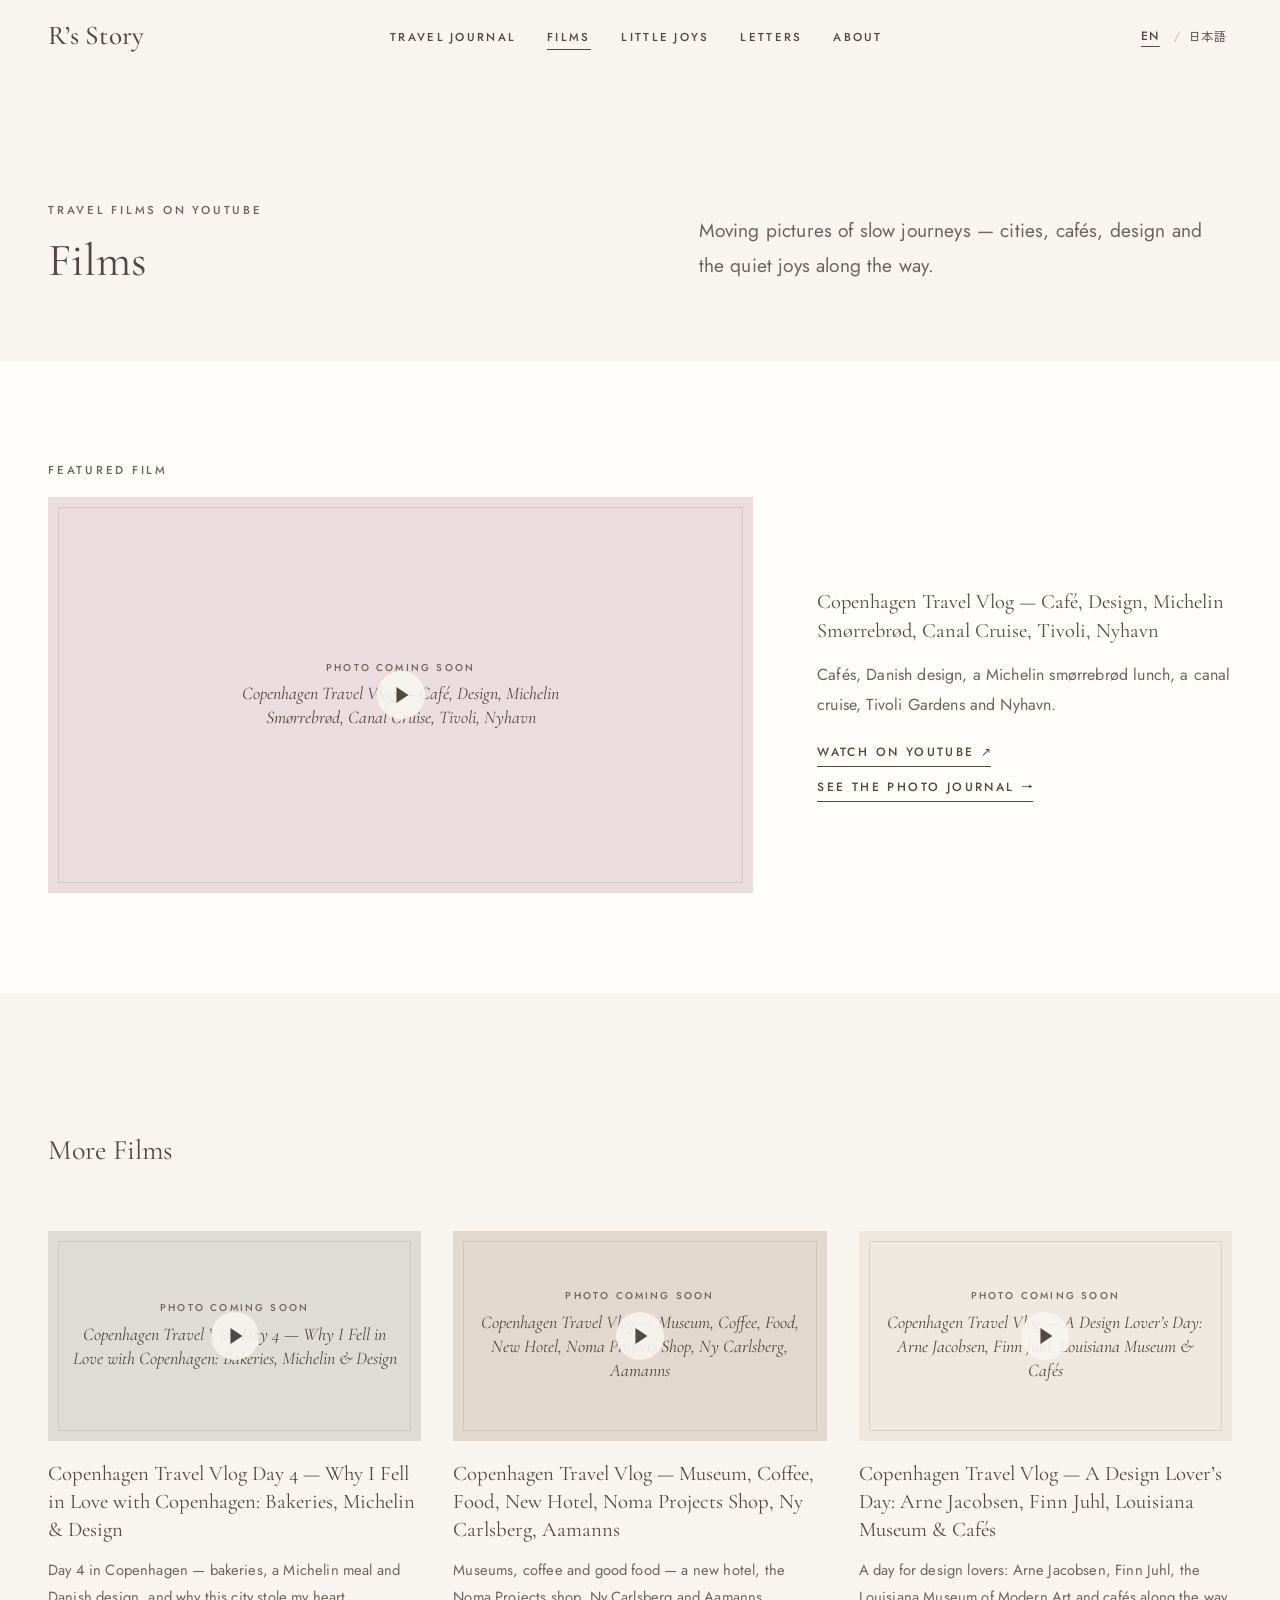
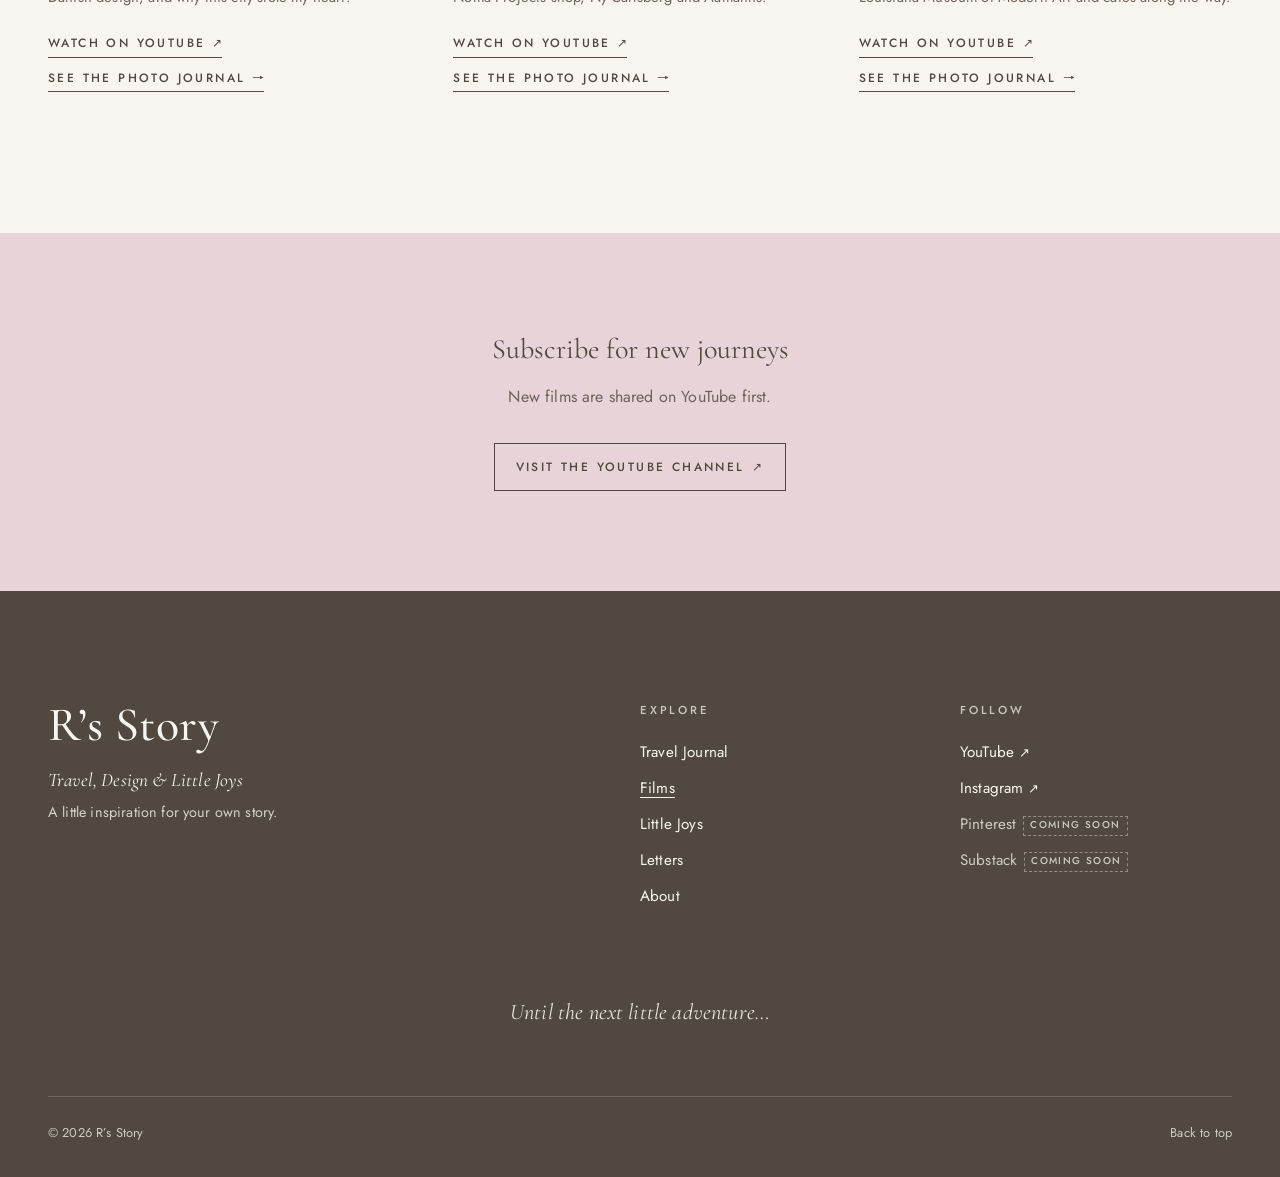
<file: films.html>
<!doctype html>
<html lang="en">
<head>
  <meta charset="utf-8">
  <meta name="viewport" content="width=device-width, initial-scale=1">
  <title>Films — R’s Story</title>
  <meta name="description" content="Travel films from R’s Story on YouTube — slow journeys through cities, cafés and design.">
  <meta name="theme-color" content="#F8F5F0">
  <meta property="og:site_name" content="R’s Story">
  <meta property="og:type" content="website">
  <meta property="og:title" content="Films — R’s Story">
  <meta property="og:description" content="Slow travel films on YouTube.">
  <meta name="twitter:card" content="summary_large_image">
  <link rel="icon" href="assets/images/favicon.svg" type="image/svg+xml">
  <link rel="preconnect" href="https://fonts.googleapis.com">
  <link rel="preconnect" href="https://fonts.gstatic.com" crossorigin>
  <link rel="stylesheet" href="https://fonts.googleapis.com/css2?family=Cormorant+Garamond:ital,wght@0,400;0,500;1,400&family=Jost:wght@400;500&family=Shippori+Mincho:wght@400;500&family=Zen+Kaku+Gothic+New:wght@400;500&display=swap">
  <link rel="stylesheet" href="assets/css/style.css">
  <script>document.documentElement.classList.add("js");setTimeout(function(){var d=document.documentElement;if(!d.classList.contains("reveal-ready"))d.classList.add("reveal-fallback")},3000);</script>
</head>
<body id="top" data-page="films" data-title-key="meta.films">
  <a class="skip-link" href="#main" data-i18n="ui.skip">Skip to content</a>
  <header class="site-header" data-site-header></header>
  <noscript><p>Please enable JavaScript to view the films.</p></noscript>

  <main id="main">
    <section class="page-hero">
      <div class="container page-hero__grid" data-reveal-group>
        <div>
          <p class="eyebrow" data-reveal data-i18n="films.eyebrow">Travel films on YouTube</p>
          <h1 class="display" data-reveal data-i18n="films.title">Films</h1>
        </div>
        <p class="lead" data-reveal data-i18n="films.lead">Moving pictures of slow journeys — cities, cafés, design and the quiet joys along the way.</p>
      </div>
    </section>

    <!-- 動画は films.js が assets/js/data/films.js から作ります -->
    <section class="section section--tight section--paper" aria-labelledby="films-latest-label">
      <div class="container">
        <p class="eyebrow" id="films-latest-label" data-i18n="films.latest">Latest Film</p>
        <div id="films-latest"></div>
      </div>
    </section>

    <section class="section" id="films-more-section" aria-labelledby="films-more-title">
      <div class="container">
        <div class="section-head">
          <h2 id="films-more-title" class="title-lg" data-reveal data-i18n="films.more">More Films</h2>
        </div>
        <div class="film-grid" id="films-more" data-reveal-group></div>
      </div>
    </section>

    <section class="section section--tight section--pink cta-band" aria-labelledby="films-channel-title">
      <div class="container" data-reveal-group>
        <h2 id="films-channel-title" class="title-lg" data-reveal data-i18n="films.channelTitle">Subscribe for new journeys</h2>
        <p data-reveal data-i18n="films.channelText">New films are shared on YouTube first.</p>
        <div data-reveal id="films-channel"></div>
      </div>
    </section>
  </main>

  <footer class="site-footer" data-site-footer></footer>

  <script src="assets/js/config.js" defer></script>
  <script src="assets/js/i18n.js" defer></script>
  <script src="assets/js/data/films.js" defer></script>
  <script src="assets/js/main.js" defer></script>
  <script src="assets/js/films.js" defer></script>
</body>
</html>
</file>
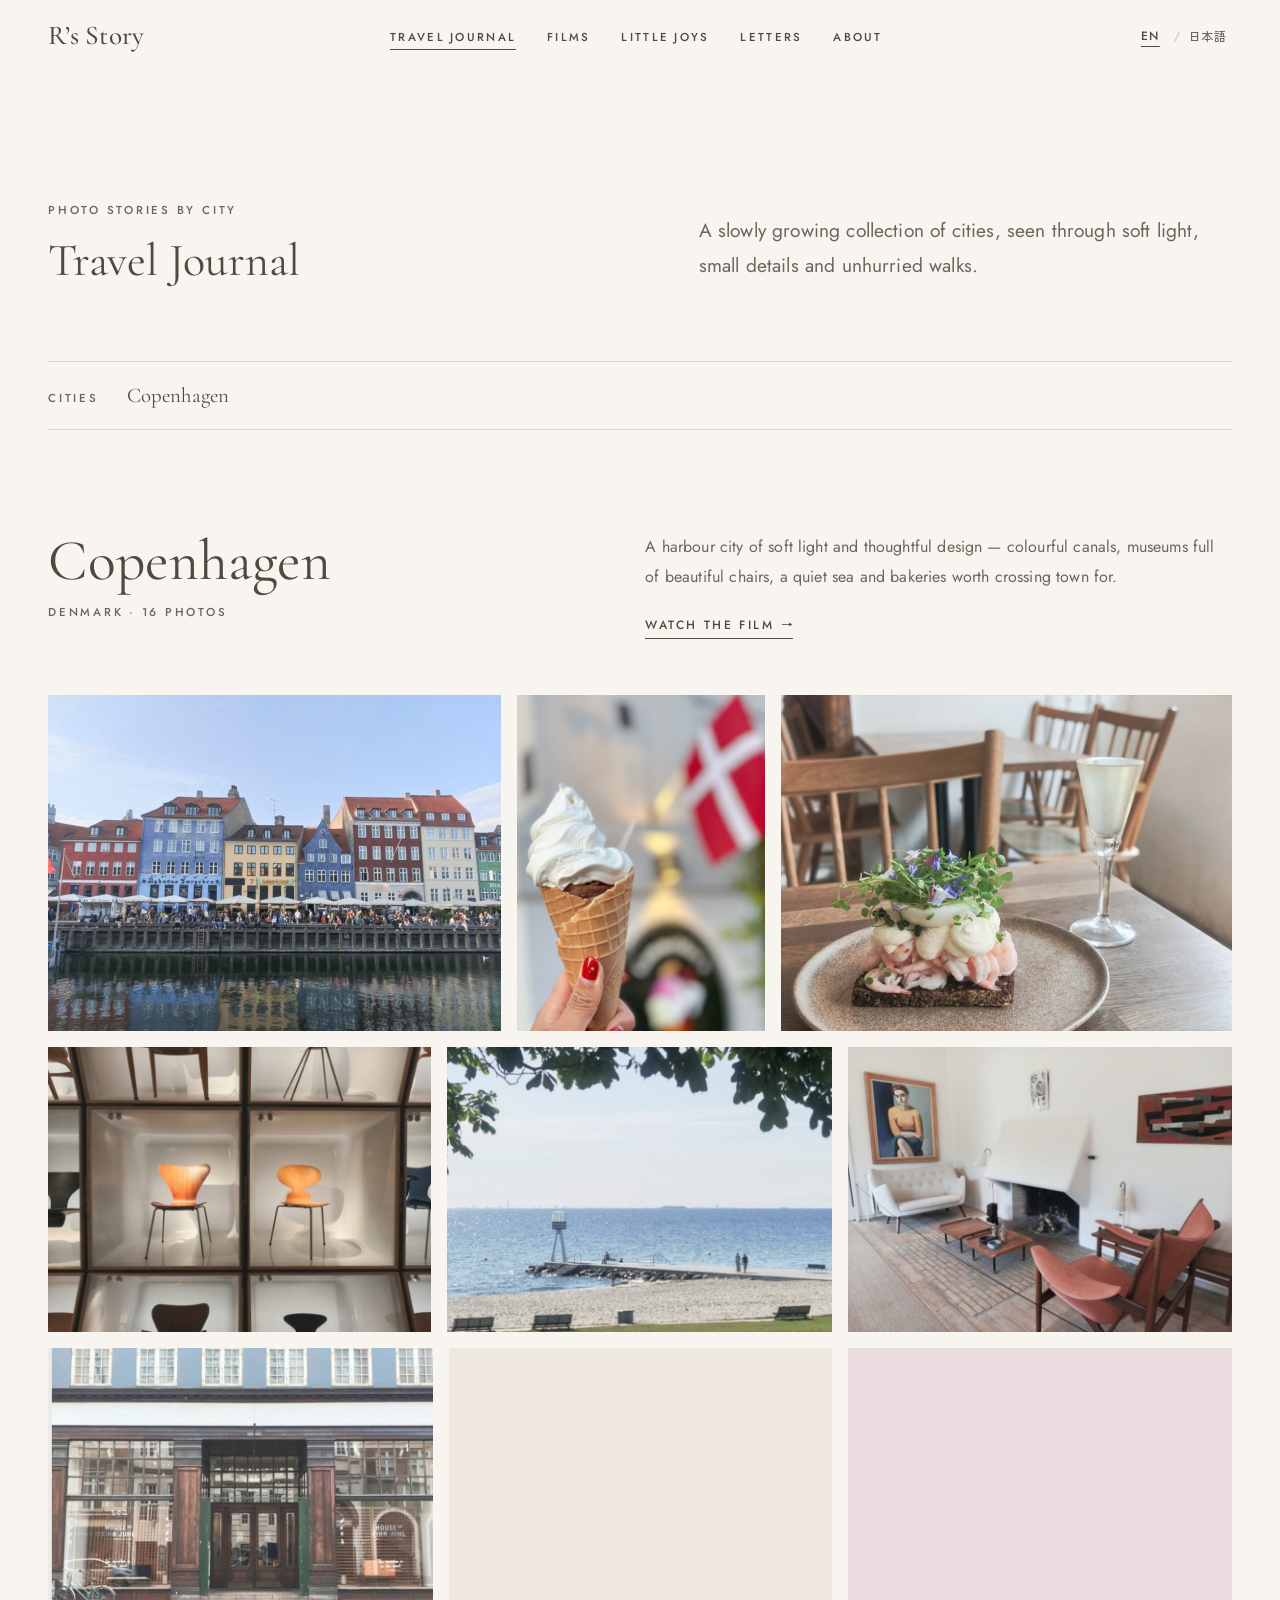
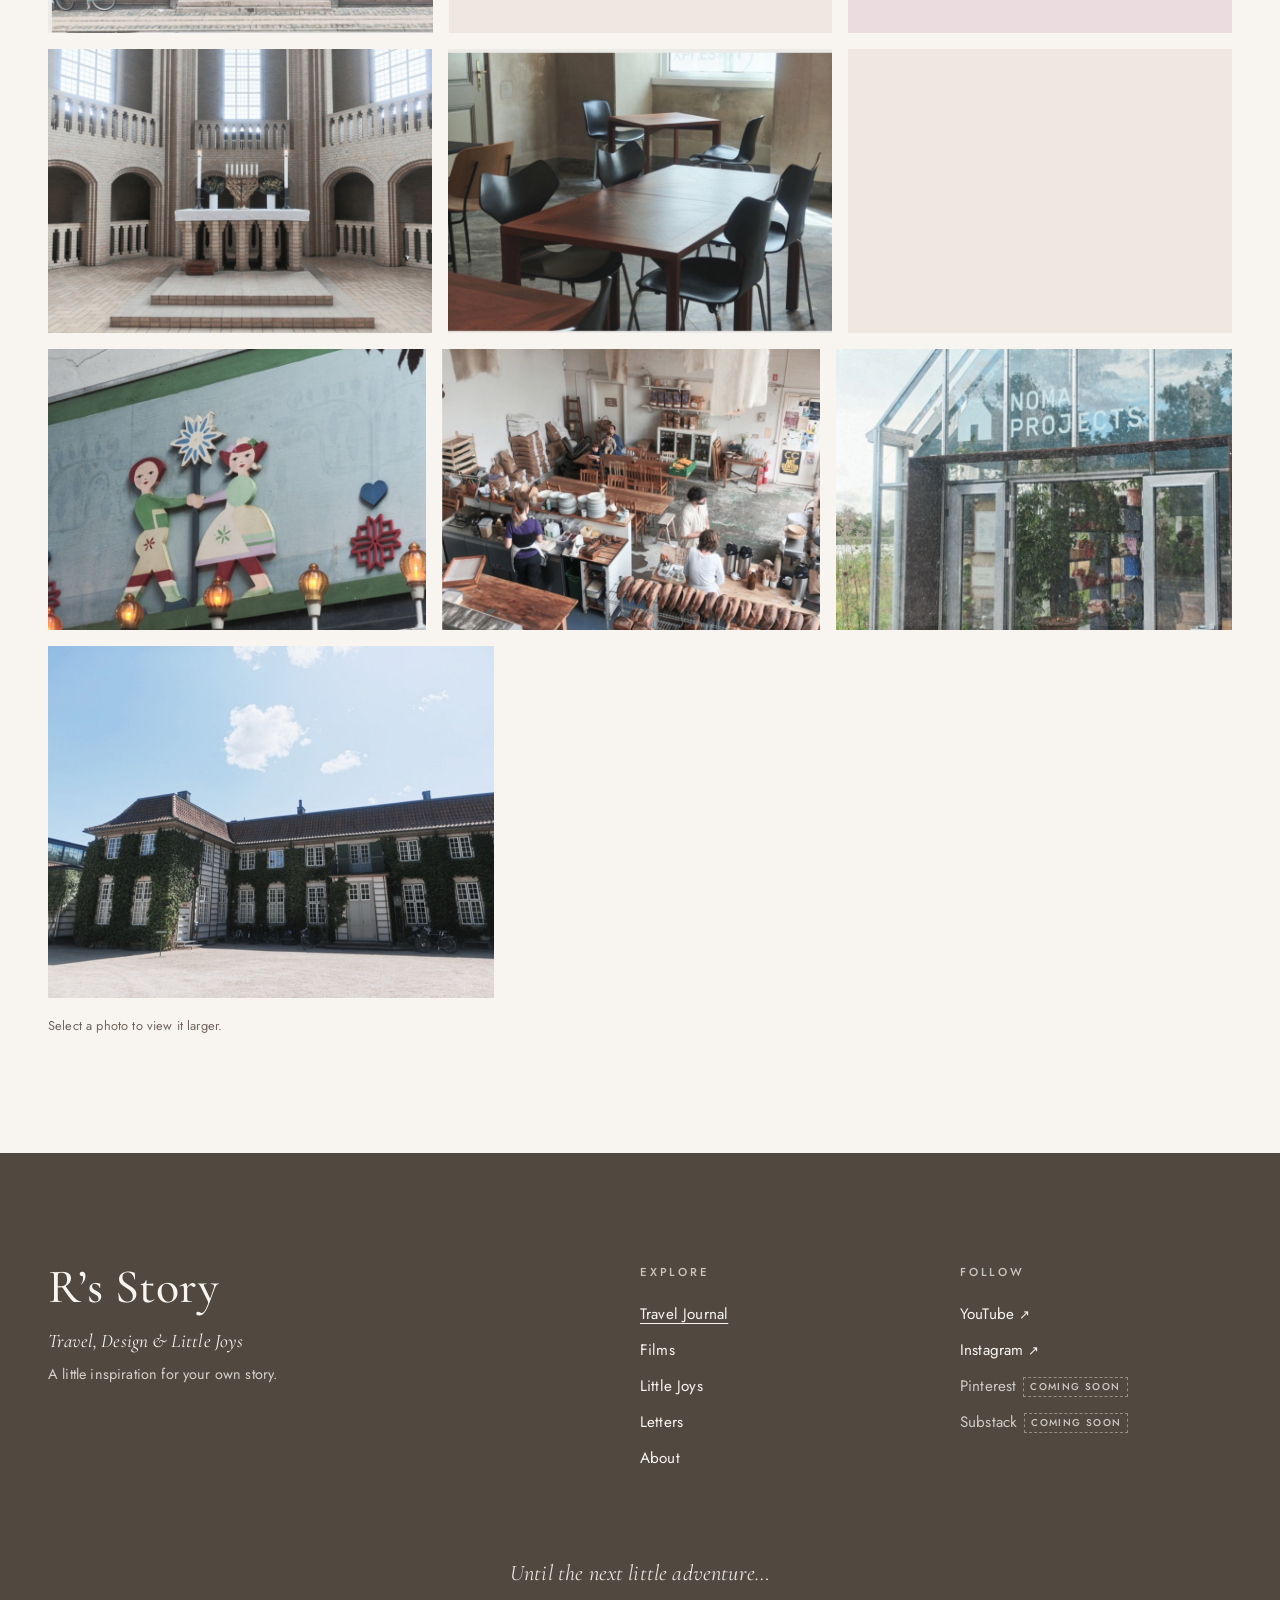
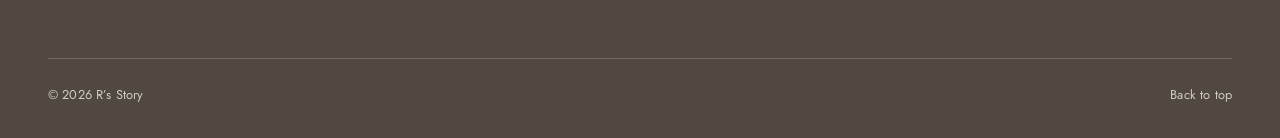
<file: journal.html>
<!doctype html>
<html lang="en">
<head>
  <meta charset="utf-8">
  <meta name="viewport" content="width=device-width, initial-scale=1">
  <title>Travel Journal — R’s Story</title>
  <meta name="description" content="City-by-city photo stories from R’s Story — starting with Copenhagen.">
  <meta name="theme-color" content="#F8F5F0">
  <meta property="og:site_name" content="R’s Story">
  <meta property="og:type" content="website">
  <meta property="og:title" content="Travel Journal — R’s Story">
  <meta property="og:description" content="City-by-city photo stories, starting with Copenhagen.">
  <meta name="twitter:card" content="summary_large_image">
  <link rel="icon" href="assets/images/favicon.svg" type="image/svg+xml">
  <link rel="preconnect" href="https://fonts.googleapis.com">
  <link rel="preconnect" href="https://fonts.gstatic.com" crossorigin>
  <link rel="stylesheet" href="https://fonts.googleapis.com/css2?family=Cormorant+Garamond:ital,wght@0,400;0,500;1,400&family=Jost:wght@400;500&family=Shippori+Mincho:wght@400;500&family=Zen+Kaku+Gothic+New:wght@400;500&display=swap">
  <link rel="stylesheet" href="assets/css/style.css">
  <script>document.documentElement.classList.add("js");setTimeout(function(){var d=document.documentElement;if(!d.classList.contains("reveal-ready"))d.classList.add("reveal-fallback")},3000);</script>
</head>
<body id="top" data-page="journal" data-title-key="meta.journal">
  <a class="skip-link" href="#main" data-i18n="ui.skip">Skip to content</a>
  <header class="site-header" data-site-header></header>
  <noscript><p>Please enable JavaScript to view the photo journal.</p></noscript>

  <main id="main">
    <section class="page-hero">
      <div class="container page-hero__grid" data-reveal-group>
        <div>
          <p class="eyebrow" data-reveal data-i18n="journal.eyebrow">Photo stories by city</p>
          <h1 class="display" data-reveal data-i18n="journal.title">Travel Journal</h1>
        </div>
        <p class="lead" data-reveal data-i18n="journal.lead">A slowly growing collection of cities, seen through soft light, small details and unhurried walks.</p>
      </div>
    </section>

    <div class="container">
      <!-- 都市の一覧と写真は journal.js が assets/js/data/journal.js から作ります -->
      <nav class="city-index" id="city-index" data-reveal data-i18n-aria="journal.cities" aria-label="Cities"></nav>
      <div id="cities"></div>
    </div>
  </main>

  <footer class="site-footer" data-site-footer></footer>

  <script src="assets/js/config.js" defer></script>
  <script src="assets/js/i18n.js" defer></script>
  <script src="assets/js/data/journal.js" defer></script>
  <script src="assets/js/data/films.js" defer></script>
  <script src="assets/js/main.js" defer></script>
  <script src="assets/js/gallery.js" defer></script>
  <script src="assets/js/journal.js" defer></script>
</body>
</html>
</file>
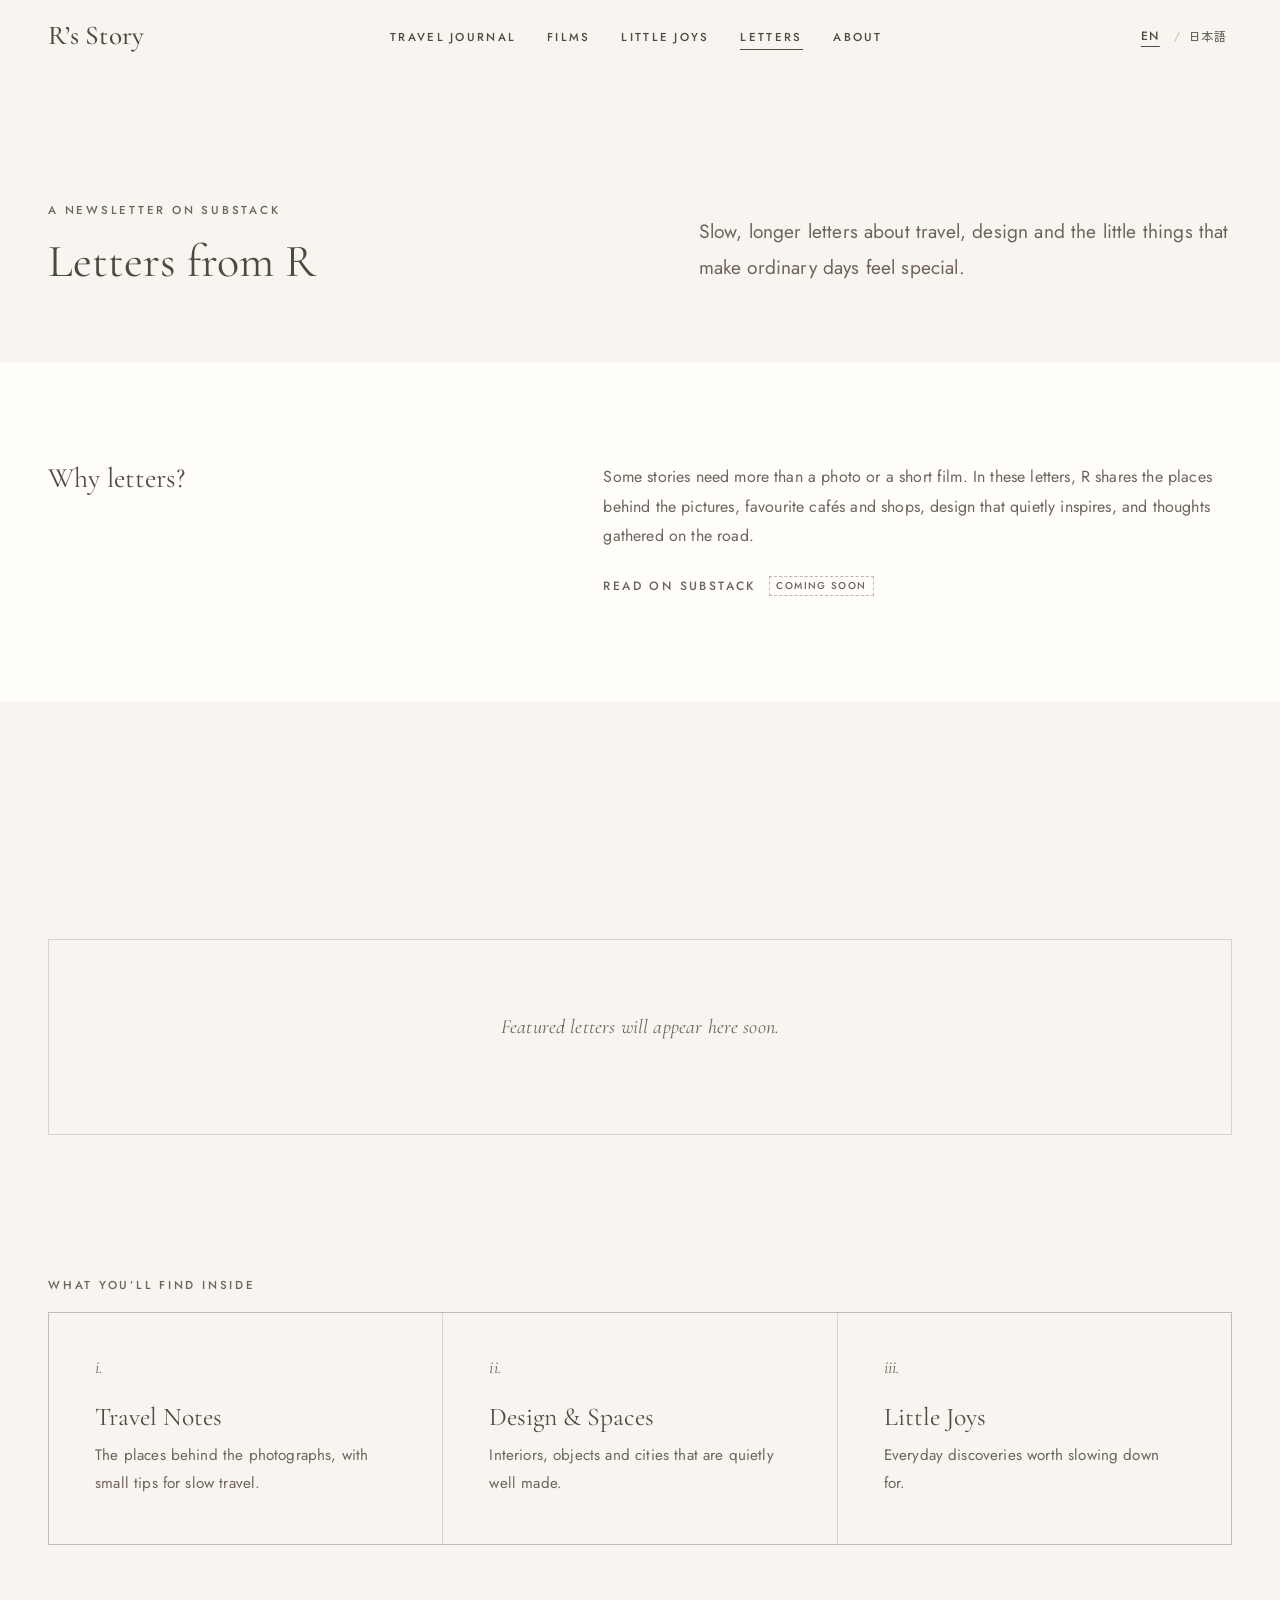
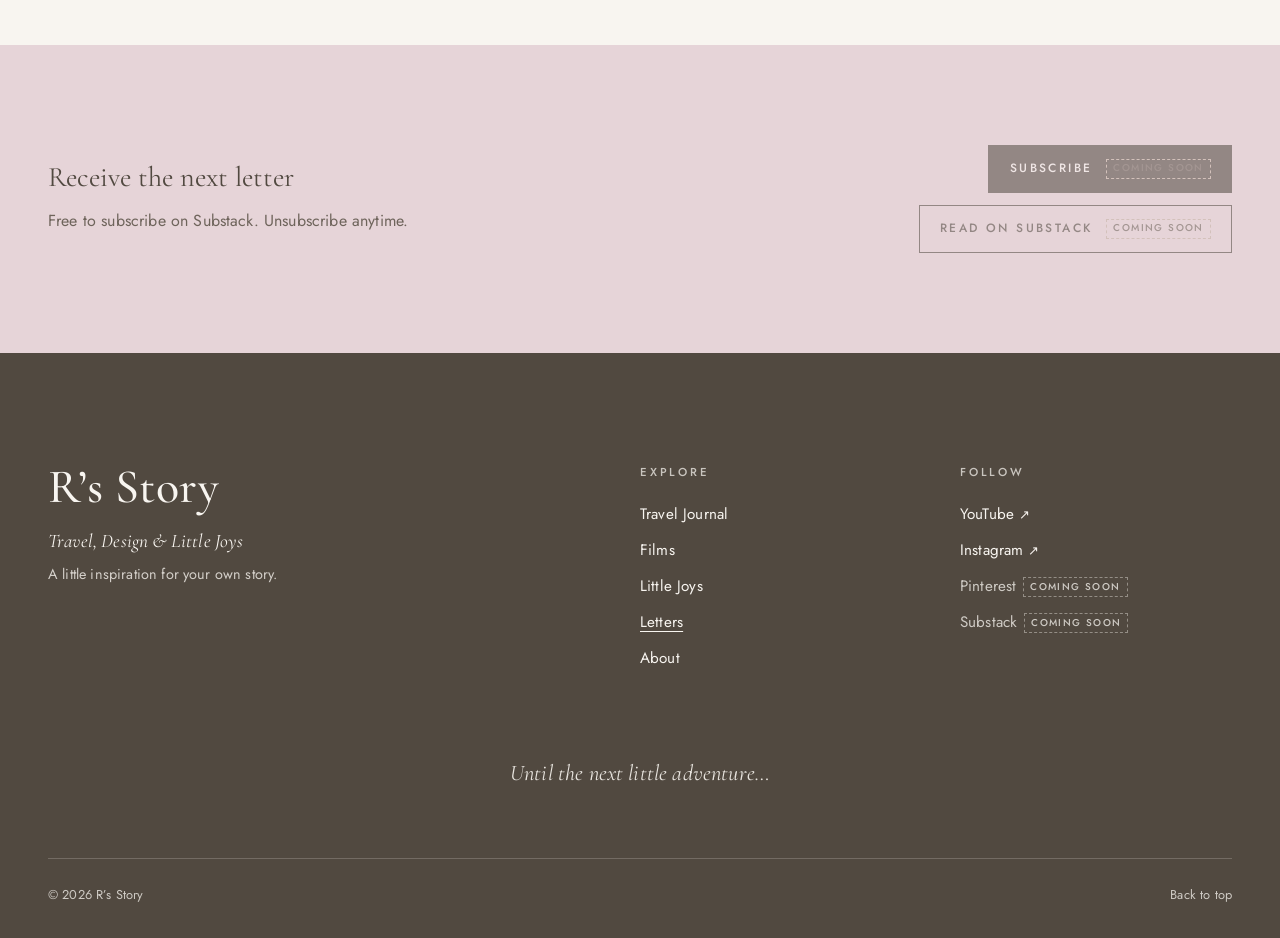
<file: letters.html>
<!doctype html>
<html lang="en">
<head>
  <meta charset="utf-8">
  <meta name="viewport" content="width=device-width, initial-scale=1">
  <title>Letters from R — R’s Story</title>
  <meta name="description" content="Letters from R — slow letters about travel, design and little joys, delivered by Substack.">
  <meta name="theme-color" content="#F8F5F0">
  <meta property="og:site_name" content="R’s Story">
  <meta property="og:type" content="website">
  <meta property="og:title" content="Letters from R — R’s Story">
  <meta property="og:description" content="Slow letters about travel, design and little joys.">
  <meta name="twitter:card" content="summary_large_image">
  <link rel="icon" href="assets/images/favicon.svg" type="image/svg+xml">
  <link rel="preconnect" href="https://fonts.googleapis.com">
  <link rel="preconnect" href="https://fonts.gstatic.com" crossorigin>
  <link rel="stylesheet" href="https://fonts.googleapis.com/css2?family=Cormorant+Garamond:ital,wght@0,400;0,500;1,400&family=Jost:wght@400;500&family=Shippori+Mincho:wght@400;500&family=Zen+Kaku+Gothic+New:wght@400;500&display=swap">
  <link rel="stylesheet" href="assets/css/style.css">
  <script>document.documentElement.classList.add("js");setTimeout(function(){var d=document.documentElement;if(!d.classList.contains("reveal-ready"))d.classList.add("reveal-fallback")},3000);</script>
</head>
<body id="top" data-page="letters" data-title-key="meta.letters">
  <a class="skip-link" href="#main" data-i18n="ui.skip">Skip to content</a>
  <header class="site-header" data-site-header></header>
  <noscript><p>Please enable JavaScript to see the links to Substack.</p></noscript>

  <main id="main">
    <section class="page-hero">
      <div class="container page-hero__grid" data-reveal-group>
        <div>
          <p class="eyebrow" data-reveal data-i18n="letters.eyebrow">A newsletter on Substack</p>
          <h1 class="display keep-en" data-reveal>Letters from&nbsp;R</h1>
        </div>
        <p class="lead" data-reveal data-i18n="letters.lead">Slow, longer letters about travel, design and the little things that make ordinary days feel special.</p>
      </div>
    </section>

    <!-- 紹介 -->
    <section class="section section--tight section--paper" aria-labelledby="letters-about">
      <div class="container two-col" data-reveal-group>
        <h2 id="letters-about" class="title-lg" data-reveal data-i18n="letters.aboutTitle">Why letters?</h2>
        <div data-reveal>
          <p data-i18n="letters.aboutText">Some stories need more than a photo or a short film. In these letters, R shares the places behind the pictures, favourite cafés and shops, design that quietly inspires, and thoughts gathered on the road.</p>
          <div class="film-links" id="letters-visit"></div>
        </div>
      </div>
    </section>

    <!-- おすすめ記事（assets/js/data/letters.js） -->
    <section class="section" aria-labelledby="letters-featured">
      <div class="container">
        <div class="section-head">
          <h2 id="letters-featured" class="title-lg" data-reveal data-i18n="letters.featured">Featured Letters</h2>
        </div>
        <div id="letters-list" data-reveal-group></div>
      </div>
    </section>

    <!-- レターのテーマ -->
    <section class="section section--tight" style="padding-top: 0;" aria-labelledby="letters-themes">
      <div class="container">
        <p class="eyebrow" id="letters-themes" data-reveal data-i18n="letters.themes">What you’ll find inside</p>
        <div class="themes" data-reveal-group>
          <div class="theme" data-reveal>
            <span class="theme__num" aria-hidden="true">i.</span>
            <h3 data-i18n="letters.theme1.title">Travel Notes</h3>
            <p data-i18n="letters.theme1.text">The places behind the photographs, with small tips for slow travel.</p>
          </div>
          <div class="theme" data-reveal>
            <span class="theme__num" aria-hidden="true">ii.</span>
            <h3 data-i18n="letters.theme2.title">Design &amp; Spaces</h3>
            <p data-i18n="letters.theme2.text">Interiors, objects and cities that are quietly well made.</p>
          </div>
          <div class="theme" data-reveal>
            <span class="theme__num" aria-hidden="true">iii.</span>
            <h3 data-i18n="letters.theme3.title">Little Joys</h3>
            <p data-i18n="letters.theme3.text">Everyday discoveries worth slowing down for.</p>
          </div>
        </div>
      </div>
    </section>

    <!-- 購読 -->
    <section class="section section--tight section--pink" aria-labelledby="letters-subscribe">
      <div class="container subscribe-band" data-reveal-group>
        <div data-reveal>
          <h2 id="letters-subscribe" class="title-lg" data-i18n="letters.subscribeTitle">Receive the next letter</h2>
          <p data-i18n="letters.subscribeText">Free to subscribe on Substack. Unsubscribe anytime.</p>
        </div>
        <div class="subscribe-band__actions" id="letters-actions" data-reveal></div>
      </div>
    </section>
  </main>

  <footer class="site-footer" data-site-footer></footer>

  <script src="assets/js/config.js" defer></script>
  <script src="assets/js/i18n.js" defer></script>
  <script src="assets/js/data/letters.js" defer></script>
  <script src="assets/js/main.js" defer></script>
  <script src="assets/js/letters.js" defer></script>
</body>
</html>
</file>
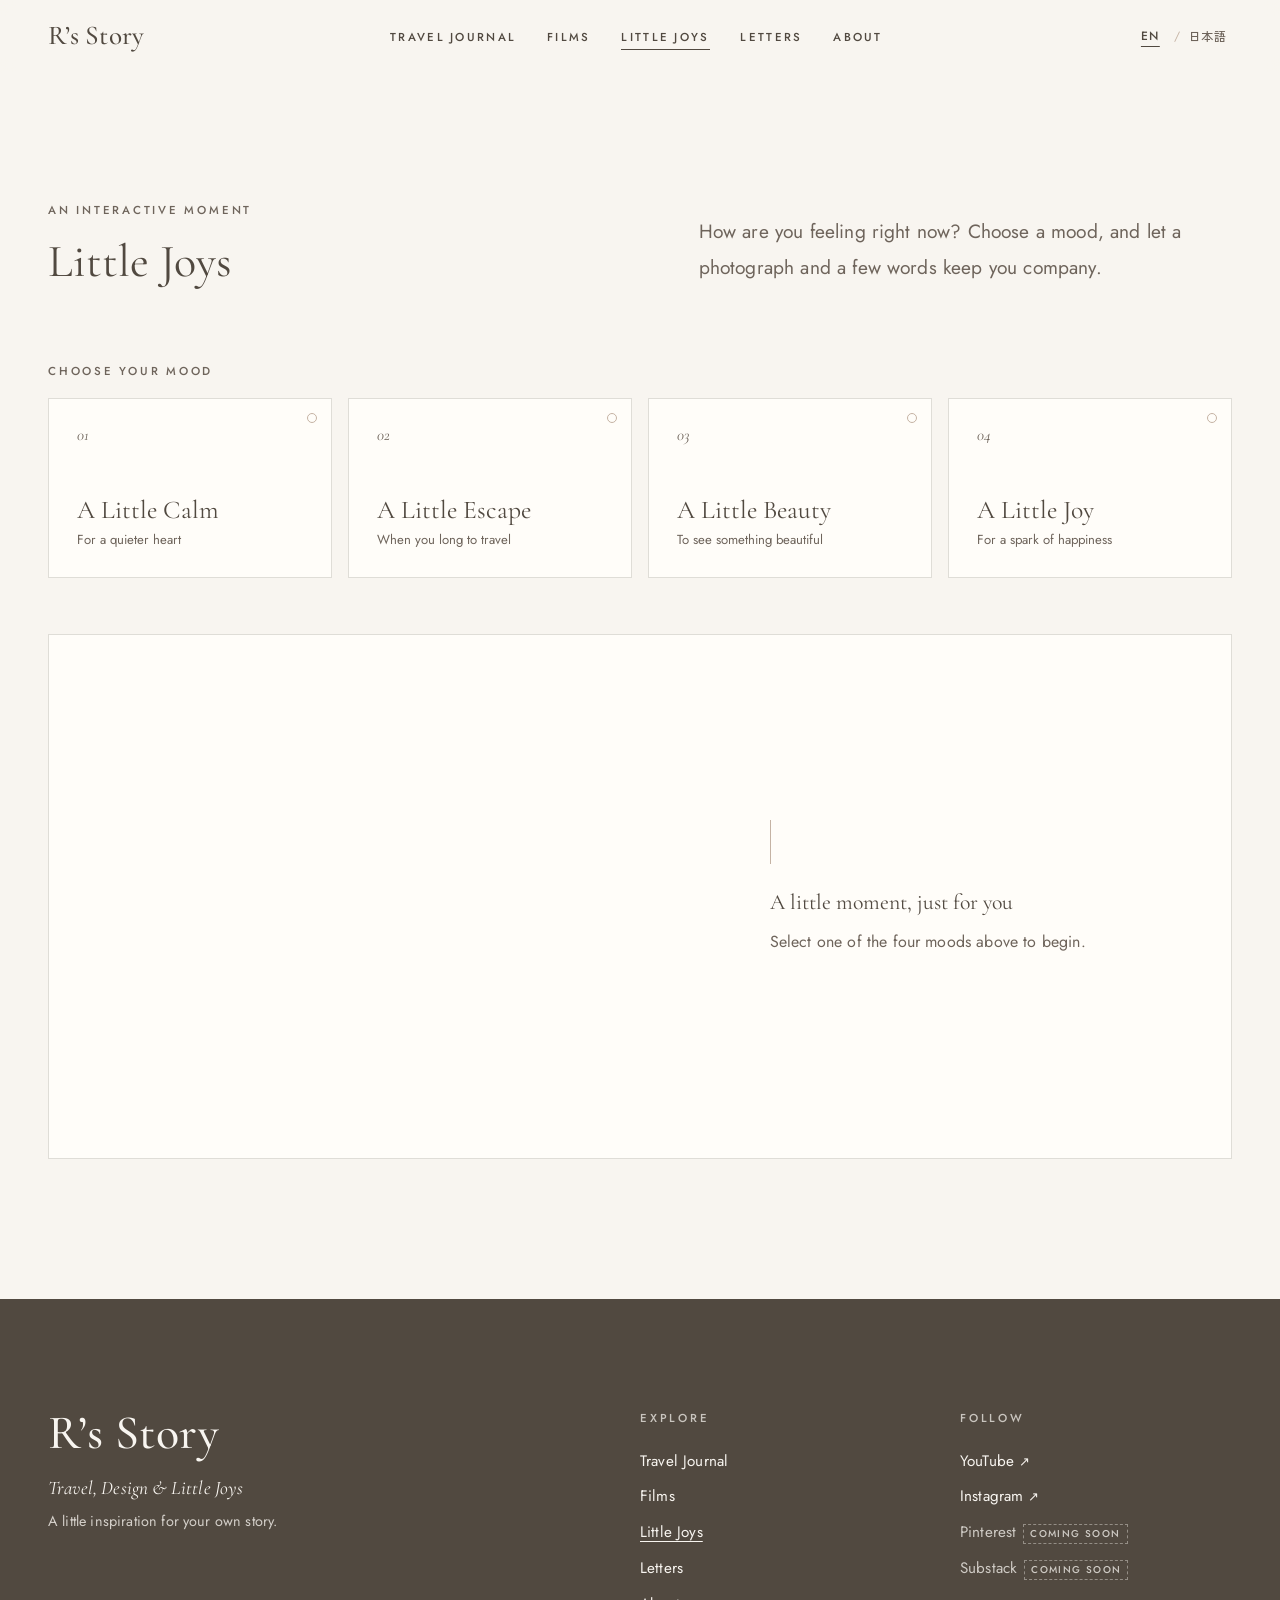
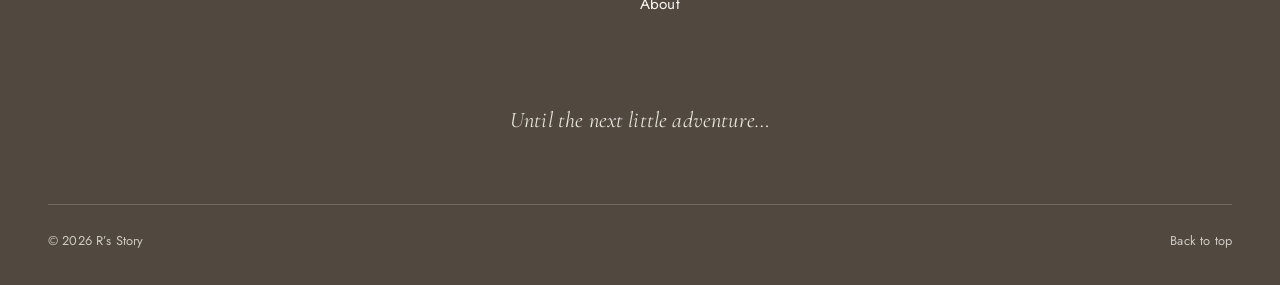
<file: little-joys.html>
<!doctype html>
<html lang="en">
<head>
  <meta charset="utf-8">
  <meta name="viewport" content="width=device-width, initial-scale=1">
  <title>Little Joys — R’s Story</title>
  <meta name="description" content="Choose your mood and receive a photograph and a few gentle words — a little interactive moment from R’s Story.">
  <meta name="theme-color" content="#F8F5F0">
  <meta property="og:site_name" content="R’s Story">
  <meta property="og:type" content="website">
  <meta property="og:title" content="Little Joys — R’s Story">
  <meta property="og:description" content="How are you feeling right now? Choose a mood and find a little joy.">
  <meta name="twitter:card" content="summary_large_image">
  <link rel="icon" href="assets/images/favicon.svg" type="image/svg+xml">
  <link rel="preconnect" href="https://fonts.googleapis.com">
  <link rel="preconnect" href="https://fonts.gstatic.com" crossorigin>
  <link rel="stylesheet" href="https://fonts.googleapis.com/css2?family=Cormorant+Garamond:ital,wght@0,400;0,500;1,400&family=Jost:wght@400;500&family=Shippori+Mincho:wght@400;500&family=Zen+Kaku+Gothic+New:wght@400;500&display=swap">
  <link rel="stylesheet" href="assets/css/style.css">
  <script>document.documentElement.classList.add("js");setTimeout(function(){var d=document.documentElement;if(!d.classList.contains("reveal-ready"))d.classList.add("reveal-fallback")},3000);</script>
</head>
<body id="top" data-page="joys" data-title-key="meta.joys">
  <a class="skip-link" href="#main" data-i18n="ui.skip">Skip to content</a>
  <header class="site-header" data-site-header></header>
  <noscript><p>Please enable JavaScript to use Little Joys.</p></noscript>

  <main id="main">
    <section class="page-hero">
      <div class="container page-hero__grid" data-reveal-group>
        <div>
          <p class="eyebrow" data-reveal data-i18n="joys.eyebrow">An interactive moment</p>
          <h1 class="display keep-en" data-reveal>Little Joys</h1>
        </div>
        <p class="lead" data-reveal data-i18n="joys.lead">How are you feeling right now? Choose a mood, and let a photograph and a few words keep you company.</p>
      </div>
    </section>

    <section class="section" style="padding-top: 0;" aria-labelledby="joys-choose">
      <div class="container">
        <h2 id="joys-choose" class="eyebrow" data-i18n="joys.choose">Choose your mood</h2>

        <!-- 4つの気分ボタン（内容は assets/js/data/joys.js） -->
        <div class="moods" role="group" aria-labelledby="joys-choose" data-reveal-group>
          <button type="button" class="mood-btn" data-mood="calm" aria-pressed="false" data-reveal>
            <span class="mood-btn__check" aria-hidden="true"></span>
            <span class="mood-btn__num" aria-hidden="true">01</span>
            <span class="mood-btn__name">A Little Calm</span>
            <span class="mood-btn__desc" data-i18n="mood.calm.desc">For a quieter heart</span>
          </button>
          <button type="button" class="mood-btn" data-mood="escape" aria-pressed="false" data-reveal>
            <span class="mood-btn__check" aria-hidden="true"></span>
            <span class="mood-btn__num" aria-hidden="true">02</span>
            <span class="mood-btn__name">A Little Escape</span>
            <span class="mood-btn__desc" data-i18n="mood.escape.desc">When you long to travel</span>
          </button>
          <button type="button" class="mood-btn" data-mood="beauty" aria-pressed="false" data-reveal>
            <span class="mood-btn__check" aria-hidden="true"></span>
            <span class="mood-btn__num" aria-hidden="true">03</span>
            <span class="mood-btn__name">A Little Beauty</span>
            <span class="mood-btn__desc" data-i18n="mood.beauty.desc">To see something beautiful</span>
          </button>
          <button type="button" class="mood-btn" data-mood="joy" aria-pressed="false" data-reveal>
            <span class="mood-btn__check" aria-hidden="true"></span>
            <span class="mood-btn__num" aria-hidden="true">04</span>
            <span class="mood-btn__name">A Little Joy</span>
            <span class="mood-btn__desc" data-i18n="mood.joy.desc">For a spark of happiness</span>
          </button>
        </div>

        <!-- 選んだ気分の写真とメッセージ -->
        <article class="joy-stage" id="joy-stage" data-reveal>
          <div class="joy-stage__media" id="joy-media"></div>
          <div class="joy-stage__body" id="joy-body" aria-live="polite">
            <span class="joy-stage__idle-mark" aria-hidden="true"></span>
            <h3 class="title-md" data-i18n="joys.idleTitle">A little moment, just for you</h3>
            <p style="color: var(--color-text-soft); margin-top: 0.8rem;" data-i18n="joys.idleText">Select one of the four moods above to begin.</p>
          </div>
        </article>
      </div>
    </section>
  </main>

  <footer class="site-footer" data-site-footer></footer>

  <script src="assets/js/config.js" defer></script>
  <script src="assets/js/i18n.js" defer></script>
  <script src="assets/js/data/films.js" defer></script>
  <script src="assets/js/data/joys.js" defer></script>
  <script src="assets/js/main.js" defer></script>
  <script src="assets/js/joys.js" defer></script>
</body>
</html>
</file>
<file: assets/css/style.css>
/* =========================================================
   R’s Story — デザイン（見た目）
   ---------------------------------------------------------
   ★ 色・フォントを変えたいときは、下の「1. 色とフォントの設定」だけを変更します。
   ========================================================= */

/* ---------------------------------------------------------
   1. 色とフォントの設定（ブランドカラー）
   ※ 仮のカラーです。正式なブランドカラーが決まったら、ここの #xxxxxx を書き換えてください。
   --------------------------------------------------------- */
:root {
  --color-ivory: #F8F5F0;   /* Warm Ivory … 背景 */
  --color-pink:  #E6D4D8;   /* Soft Pink */
  --color-brown: #C5B3A4;   /* Light Brown */
  --color-stone: #DEDCD4;   /* Stone */
  --color-text:  #514940;   /* Text … 文字 */

  --color-text-soft: #6E645B;           /* 補足の文字（読みやすさを確保した薄め） */
  --color-line: rgba(81, 73, 64, 0.18); /* 細い罫線 */
  --color-paper: #FFFDF9;               /* カードなどの少し明るい白 */
  --color-ink-bg: #3F3830;              /* 写真ビューアーなど暗い背景 */

  --font-serif-en: "Cormorant Garamond", "Shippori Mincho", Georgia, serif;
  --font-serif-ja: "Shippori Mincho", "Cormorant Garamond", serif;
  --font-sans: "Jost", "Zen Kaku Gothic New", "Hiragino Sans", "Yu Gothic", sans-serif;

  --container: 1240px;
  --gutter: clamp(16px, 4vw, 48px);
  --header-h: 72px;
  --ease: cubic-bezier(0.22, 0.61, 0.36, 1);   /* なめらかな動き */
  --dur: 0.35s;
}

/* ---------------------------------------------------------
   2. 基本
   --------------------------------------------------------- */
*, *::before, *::after { box-sizing: border-box; }

html {
  -webkit-text-size-adjust: 100%;
  scroll-behavior: smooth;
  scroll-padding-top: calc(var(--header-h) + 16px);
}

body {
  margin: 0;
  background: var(--color-ivory);
  color: var(--color-text);
  font-family: var(--font-sans);
  font-weight: 400;
  font-size: 1rem;
  line-height: 1.85;
  letter-spacing: 0.01em;
  -webkit-font-smoothing: antialiased;
  text-rendering: optimizeLegibility;
}

html[lang="ja"] body { letter-spacing: 0.04em; line-height: 1.95; }

img, iframe { display: block; max-width: 100%; }

a { color: inherit; text-underline-offset: 0.25em; text-decoration-thickness: 1px; }

h1, h2, h3, h4 {
  font-family: var(--font-serif-en);
  font-weight: 400;
  line-height: 1.15;
  margin: 0;
  letter-spacing: 0;
}
html[lang="ja"] :is(h1, h2, h3, h4):not(.keep-en) {
  font-family: var(--font-serif-ja);
  line-height: 1.45;
  letter-spacing: 0.04em;
}

p { margin: 0 0 1em; }
ul { margin: 0; padding: 0; list-style: none; }

::selection { background: var(--color-pink); color: var(--color-text); }

:focus-visible {
  outline: 2px solid var(--color-text);
  outline-offset: 3px;
  border-radius: 1px;
}

.visually-hidden {
  position: absolute !important;
  width: 1px; height: 1px;
  padding: 0; margin: -1px;
  overflow: hidden; clip: rect(0 0 0 0);
  white-space: nowrap; border: 0;
}

.container {
  width: 100%;
  max-width: calc(var(--container) + var(--gutter) * 2);
  margin-inline: auto;
  padding-inline: var(--gutter);
}

.skip-link {
  position: fixed; left: 16px; top: -60px; z-index: 200;
  background: var(--color-text); color: var(--color-ivory);
  padding: 10px 16px; font-size: 0.875rem; text-decoration: none;
  transition: top var(--dur) var(--ease);
}
.skip-link:focus { top: 12px; }

noscript p {
  margin: 0; padding: 12px var(--gutter);
  background: var(--color-pink); font-size: 0.875rem; text-align: center;
}

/* 言語切り替え時のフェード */
main, .site-footer { transition: opacity 0.18s ease; }
body.is-lang-switching main,
body.is-lang-switching .site-footer { opacity: 0.25; }

/* ---------------------------------------------------------
   3. 文字のスタイル
   --------------------------------------------------------- */
.eyebrow {
  display: block;
  font-family: var(--font-sans);
  font-size: 0.72rem;
  font-weight: 500;
  letter-spacing: 0.24em;
  text-transform: uppercase;
  color: var(--color-text-soft);
  margin: 0 0 1.1rem;
  line-height: 1.6;
}
html[lang="ja"] .eyebrow { letter-spacing: 0.16em; font-size: 0.75rem; }

.display {
  font-size: clamp(1.9rem, 3.6vw, 3rem);
  line-height: 1.02;
}
.title-xl { font-size: clamp(1.6rem, 2.8vw, 2.4rem); }
.title-lg { font-size: clamp(1.4rem, 2.2vw, 1.9rem); }
.title-md { font-size: clamp(1.2rem, 1.7vw, 1.5rem); }
html[lang="ja"] .display:not(.keep-en) { font-size: clamp(1.5rem, 2.8vw, 2.3rem); line-height: 1.3; }
html[lang="ja"] .title-xl:not(.keep-en) { font-size: clamp(1.35rem, 2.3vw, 1.9rem); }
html[lang="ja"] .title-lg:not(.keep-en) { font-size: clamp(1.2rem, 1.8vw, 1.5rem); }
html[lang="ja"] .title-md:not(.keep-en) { font-size: clamp(1.05rem, 1.4vw, 1.25rem); }
.keep-en { font-family: var(--font-serif-en) !important; letter-spacing: 0 !important; line-height: 1.05 !important; }

.lead {
  font-size: clamp(1.05rem, 1.5vw, 1.2rem);
  color: var(--color-text-soft);
  max-width: 38em;
}

.italic { font-style: italic; }

/* ---------------------------------------------------------
   4. ボタンとリンク
   --------------------------------------------------------- */
.btn {
  display: inline-flex; align-items: center; justify-content: center; gap: 0.6em;
  min-height: 48px;
  padding: 0.75em 1.7em;
  border: 1px solid var(--color-text);
  background: transparent;
  color: var(--color-text);
  font: 500 0.75rem/1.2 var(--font-sans);
  letter-spacing: 0.2em;
  text-transform: uppercase;
  text-decoration: none;
  cursor: pointer;
  transition: background-color var(--dur) var(--ease), color var(--dur) var(--ease), border-color var(--dur) var(--ease);
}
html[lang="ja"] .btn { letter-spacing: 0.12em; font-size: 0.8rem; }
.btn:hover { background: var(--color-text); color: var(--color-ivory); }
.btn--solid { background: var(--color-text); color: var(--color-ivory); }
.btn--solid:hover { background: transparent; color: var(--color-text); }
.btn.is-pending, .btn[disabled] { opacity: 0.55; cursor: default; }
.btn.is-pending:hover { background: transparent; color: var(--color-text); }
.btn .ext-link__icon { transition: transform var(--dur) var(--ease); }
.btn:hover .ext-link__icon { transform: translate(2px, -2px); }

/* 下線がすっと伸びるテキストリンク（→ は内部リンク、↗ は外部リンク） */
.link-arrow {
  display: inline-flex; align-items: center; gap: 0.55em;
  font: 500 0.75rem/1.4 var(--font-sans);
  letter-spacing: 0.2em; text-transform: uppercase;
  text-decoration: none;
  padding: 0.5em 0;
  background: linear-gradient(currentColor, currentColor) left bottom / 100% 1px no-repeat;
  transition: background-size var(--dur) var(--ease);
}
html[lang="ja"] .link-arrow { letter-spacing: 0.12em; font-size: 0.8rem; }
.link-arrow::after { content: "→"; letter-spacing: 0; transition: transform var(--dur) var(--ease); }
.link-arrow:hover { background-size: 35% 1px; }
.link-arrow:hover::after { transform: translateX(4px); }
.link-arrow.ext-link::after { content: none; }
.link-arrow .ext-link__icon { letter-spacing: 0; transition: transform var(--dur) var(--ease); }
.link-arrow:hover .ext-link__icon { transform: translate(2px, -2px); }
.link-arrow.is-pending { background: none; color: var(--color-text-soft); }
.link-arrow.is-pending::after { content: none; }

.pending-tag {
  display: inline-block;
  margin-left: 0.7em;
  padding: 0.15em 0.6em;
  border: 1px dashed var(--color-brown);
  font: 500 0.62rem/1.5 var(--font-sans);
  letter-spacing: 0.14em;
  text-transform: uppercase;
  color: var(--color-text-soft);
  vertical-align: middle;
}

.setup-hint {
  margin: 1rem 0;
  padding: 0.7em 1em;
  border: 1px dashed #B08A7A;
  background: rgba(230, 212, 216, 0.35);
  font-size: 0.8rem;
  line-height: 1.7;
  color: var(--color-text);
  letter-spacing: 0.02em;
}
.setup-hint strong { font-weight: 500; margin-right: 0.3em; }

/* ---------------------------------------------------------
   5. ヘッダー
   --------------------------------------------------------- */
.site-header {
  position: sticky; top: 0; z-index: 100;
  background: rgba(248, 245, 240, 0.94);
  -webkit-backdrop-filter: blur(8px);
  backdrop-filter: blur(8px);
  border-bottom: 1px solid transparent;
  transition: border-color var(--dur) var(--ease);
}
.site-header.is-scrolled { border-bottom-color: var(--color-line); }

.site-header__inner {
  display: flex; align-items: center; justify-content: space-between; gap: 24px;
  min-height: var(--header-h);
}

.wordmark {
  font-family: var(--font-serif-en);
  font-size: 1.7rem;
  font-weight: 500;
  letter-spacing: 0.01em;
  text-decoration: none;
  line-height: 1;
  white-space: nowrap;
}
.wordmark--large { font-size: clamp(2.2rem, 4vw, 3rem); }

.site-nav__list { display: flex; gap: clamp(18px, 2.4vw, 36px); }
.site-nav__list a {
  position: relative;
  font-size: 0.72rem; font-weight: 500;
  letter-spacing: 0.2em; text-transform: uppercase;
  text-decoration: none;
  padding: 0.6em 0;
}
html[lang="ja"] .site-nav__list a { letter-spacing: 0.1em; font-size: 0.8rem; text-transform: none; }
.site-nav__list a::after {
  content: ""; position: absolute; left: 0; right: 0; bottom: 0.2em;
  height: 1px; background: currentColor;
  transform: scaleX(0); transform-origin: right;
  transition: transform var(--dur) var(--ease);
}
.site-nav__list a:hover::after,
.site-nav__list a[aria-current="page"]::after { transform: scaleX(1); transform-origin: left; }
.site-nav__home { display: none; }

.site-header__tools { display: flex; align-items: center; gap: 10px; }

.lang-switch { display: flex; align-items: center; gap: 2px; font-size: 0.75rem; }
.lang-switch button {
  min-width: 44px; min-height: 44px;
  padding: 0 6px;
  border: 0; background: none; color: var(--color-text-soft);
  font: 500 0.75rem/1 var(--font-sans);
  letter-spacing: 0.12em;
  cursor: pointer;
  transition: color var(--dur) var(--ease);
}
.lang-switch button[lang="ja"] { font-family: "Zen Kaku Gothic New", var(--font-sans); letter-spacing: 0.04em; }
.lang-switch button:hover { color: var(--color-text); }
.lang-switch button[aria-pressed="true"] {
  color: var(--color-text);
  text-decoration: underline; text-underline-offset: 0.5em;
}
.lang-switch__sep { color: var(--color-brown); }

.nav-toggle {
  display: none;
  width: 44px; height: 44px;
  border: 0; background: none; color: var(--color-text);
  cursor: pointer; padding: 0;
}
.nav-toggle__lines { position: relative; display: block; width: 24px; height: 10px; margin: 0 auto; }
.nav-toggle__lines span {
  position: absolute; left: 0; width: 100%; height: 1px; background: currentColor;
  transition: transform var(--dur) var(--ease), top var(--dur) var(--ease);
}
.nav-toggle__lines span:first-child { top: 0; }
.nav-toggle__lines span:last-child { top: 9px; }
.is-open .nav-toggle__lines span:first-child { top: 5px; transform: rotate(45deg); }
.is-open .nav-toggle__lines span:last-child { top: 5px; transform: rotate(-45deg); }

/* モバイルメニュー（幅959px以下） */
@media (max-width: 959px) {
  .nav-toggle { display: block; }
  .site-nav {
    position: absolute; left: 0; right: 0; top: 100%;
    height: calc(100vh - var(--header-h));
    height: calc(100dvh - var(--header-h));
    background: var(--color-ivory);
    border-top: 1px solid var(--color-line);
    padding: 28px var(--gutter) 40px;
    overflow-y: auto;
    opacity: 0; visibility: hidden;
    transform: translateY(-10px);
    transition: opacity var(--dur) var(--ease), transform var(--dur) var(--ease), visibility 0s linear var(--dur);
  }
  .is-open .site-nav {
    opacity: 1; visibility: visible; transform: none;
    transition: opacity var(--dur) var(--ease), transform var(--dur) var(--ease), visibility 0s;
  }
  .site-nav__list { flex-direction: column; gap: 0; }
  .site-nav__home { display: block; }
  .site-nav__list li { border-bottom: 1px solid var(--color-line); }
  .site-nav__list a,
  html[lang="ja"] .site-nav__list a {
    display: block; padding: 18px 0;
    font-family: var(--font-serif-en);
    font-size: 1.7rem; letter-spacing: 0; text-transform: none; font-weight: 400;
  }
  html[lang="ja"] .site-nav__list a { font-family: var(--font-serif-ja); font-size: 1.3rem; }
  .site-nav__list a::after { display: none; }
  .site-nav__list a[aria-current="page"] { font-style: italic; }
  body.nav-open { overflow: hidden; }
}

/* ---------------------------------------------------------
   6. 写真（プレースホルダー付き）
   --------------------------------------------------------- */
.media {
  position: relative;
  overflow: hidden;
  background: var(--color-stone);
  width: 100%;
  height: 100%;
}
.media img {
  width: 100%; height: 100%;
  object-fit: cover;
}
.js .media img { opacity: 0; transition: opacity 0.8s var(--ease), transform 0.9s var(--ease); }
.js .media.is-loaded img { opacity: 1; }

/* 写真がまだない（または読み込めない）ときの表示 */
.media[data-tone="0"] { background: #EADCDF; }
.media[data-tone="1"] { background: var(--color-stone); }
.media[data-tone="2"] { background: #E3D8CE; }
.media[data-tone="3"] { background: #EEE8E0; }
.media__ph {
  position: absolute; inset: 0;
  display: flex; flex-direction: column; align-items: center; justify-content: center;
  gap: 0.5em;
  padding: 1.2rem;
  text-align: center;
  color: var(--color-text-soft);
}
.media__ph::before {
  content: ""; position: absolute; inset: 10px;
  border: 1px solid rgba(81, 73, 64, 0.14);
  pointer-events: none;
}
.media__ph-label {
  font: 500 0.62rem/1.4 var(--font-sans);
  letter-spacing: 0.22em; text-transform: uppercase;
}
.media__ph-desc {
  font-family: var(--font-serif-en);
  font-style: italic;
  font-size: clamp(0.95rem, 1.4vw, 1.15rem);
  line-height: 1.35;
  max-width: 22em;
  color: var(--color-text);
}
html[lang="ja"] .media__ph-desc { font-family: var(--font-serif-ja); font-style: normal; font-size: 0.9rem; line-height: 1.7; }
.media__ph-file {
  font: 0.68rem/1.4 ui-monospace, Menlo, monospace;
  background: rgba(255, 255, 255, 0.55);
  padding: 0.2em 0.5em;
  word-break: break-all;
  max-width: 100%;
}

/* ---------------------------------------------------------
   7. スクロールで表示するアニメーション
   --------------------------------------------------------- */
.js [data-reveal] {
  opacity: 0;
  transform: translateY(18px);
  transition: opacity 0.9s var(--ease), transform 0.9s var(--ease);
  transition-delay: var(--reveal-delay, 0ms);
}
.js [data-reveal].is-visible,
.reveal-fallback [data-reveal] { opacity: 1; transform: none; }

/* ---------------------------------------------------------
   8. セクション共通
   --------------------------------------------------------- */
.section { padding-block: clamp(72px, 11vw, 150px); }
.section--tight { padding-block: clamp(56px, 8vw, 100px); }
.section--pink { background: var(--color-pink); }
.section--stone { background: var(--color-stone); }
.section--paper { background: var(--color-paper); }

.section-head {
  display: flex; flex-wrap: wrap; align-items: flex-end; justify-content: space-between;
  gap: 24px 48px;
  margin-bottom: clamp(36px, 5vw, 64px);
}
.section-head__text { max-width: 40rem; }
.section-head__text p { color: var(--color-text-soft); margin: 1rem 0 0; }

.rule { border: 0; border-top: 1px solid var(--color-line); margin: 0; }

/* ページ上部の見出し（Home以外） */
.page-hero { padding-block: clamp(64px, 10vw, 140px) clamp(40px, 6vw, 80px); }
.page-hero__grid { display: grid; gap: 24px 64px; align-items: end; }
@media (min-width: 900px) { .page-hero__grid { grid-template-columns: 1.1fr 1fr; } }
.page-hero .lead { margin: 0; }

/* ---------------------------------------------------------
   9. Home：ファーストビュー
   --------------------------------------------------------- */
.hero { position: relative; padding-bottom: clamp(0px, 4vw, 48px); }
.hero__frame {
  position: relative;
  height: calc(100svh - var(--header-h) - 120px);
  min-height: 420px; max-height: 860px;
  overflow: hidden;
}
.hero__frame .media img { transform: scale(1.06); transition: opacity 1.8s var(--ease), transform 7s cubic-bezier(0.16, 0.84, 0.3, 1); }
.hero__frame .media.is-loaded img { transform: scale(1); }

.hero__card {
  position: relative;
  z-index: 2;
  margin: -140px var(--gutter) 0 auto;
  margin-left: max(var(--gutter), calc((100vw - var(--container)) / 2));
  width: min(720px, calc(100% - var(--gutter) * 2));
  background: var(--color-ivory);
  padding: clamp(40px, 5vw, 64px) clamp(24px, 4.4vw, 64px) clamp(36px, 4.4vw, 56px);
}
@media (max-width: 640px) {
  .hero__frame { height: 62svh; min-height: 360px; }
  .hero__card { margin-top: -72px; }
}
/* 切手コラージュのバナー用：上下のピンクの余白を切って、切手の帯を中心に横長で表示
   （余白をもっと減らす → 4 / 1 の 4 を大きく。増やす → 小さく） */
.hero__frame.hero__frame--fit { height: auto; min-height: 0; max-height: none; aspect-ratio: 4 / 1; }
.hero__frame--fit + .hero__card { margin-top: -56px; }
@media (max-width: 640px) {
  .hero__frame.hero__frame--fit { aspect-ratio: 3 / 1; }
  .hero__frame--fit + .hero__card { margin-top: -16px; }
}
/* トップの見出しは、どの画面幅でも必ず1行に収める（狭いスマホでは自動で少し小さくなる） */
.hero__title {
  font-size: min(clamp(1.4rem, 2.3vw, 1.95rem), calc((100vw - 88px) / 11));
  white-space: nowrap;
  line-height: 1.15;
  margin: 0 0 0.2em;
}
/* トップのカード内の文字の間隔
   小見出し → タイトル → サブタイトルはひとまとまりで近く、ボタンだけ少し離す */
.hero__card .eyebrow { font-size: 0.58rem; letter-spacing: 0.26em; margin: 0 0 0.55rem; line-height: 1.4; }
html[lang="ja"] .hero__card .eyebrow { font-size: 0.64rem; letter-spacing: 0.18em; }
.hero__sub {
  font-family: var(--font-serif-en);
  font-style: italic;
  font-size: clamp(1.02rem, 1.4vw, 1.2rem);
  line-height: 1.45;
  margin: 0 0 2.2rem;
}
html[lang="ja"] .hero__sub { font-family: var(--font-serif-ja); font-style: normal; font-size: clamp(0.92rem, 1.2vw, 1.02rem); word-break: keep-all; overflow-wrap: anywhere; line-break: strict; }

/* 映画のオープニングのように、少しずつ現れる */
@keyframes rs-rise {
  from { opacity: 0; transform: translateY(14px); }
  to   { opacity: 1; transform: none; }
}
@keyframes rs-fade { from { opacity: 0; } to { opacity: 1; } }
.hero__card { animation: rs-fade 1.2s var(--ease) 0.35s both; }
.hero__card .eyebrow { animation: rs-rise 1s var(--ease) 0.7s both; }
.hero__title { animation: rs-rise 1.1s var(--ease) 0.85s both; }
.hero__sub { animation: rs-rise 1.1s var(--ease) 1.1s both; }
.hero__actions { animation: rs-rise 1s var(--ease) 1.35s both; }

/* Home：導入文 */
.intro { text-align: center; }
.intro__text {
  font-family: var(--font-serif-en);
  font-size: clamp(1.45rem, 2.7vw, 2.25rem);
  line-height: 1.45;
  max-width: 30em;
  margin: 0 auto;
}
html[lang="ja"] .intro__text { font-family: var(--font-serif-ja); font-size: clamp(1.1rem, 1.9vw, 1.5rem); line-height: 2; }
.intro__mark { display: block; width: 1px; height: 56px; background: var(--color-brown); margin: 0 auto 32px; }

/* オリジナルの手描きイラスト（紙の端を背景にやわらかくなじませる・絵そのものは加工しない） */
.intro__art {
  margin: clamp(32px, 5vw, 56px) auto 0;
  max-width: 820px;
}
.intro__art img {
  width: 100%;
  height: auto;
  -webkit-mask-image: radial-gradient(ellipse 72% 70% at 50% 50%, #000 62%, transparent 100%);
  mask-image: radial-gradient(ellipse 72% 70% at 50% 50%, #000 62%, transparent 100%);
  animation: rs-drift 7s ease-in-out infinite;
  transition: transform 0.8s var(--ease);
}
/* ふわっと浮かぶ、ごく小さな揺れ */
@keyframes rs-drift {
  0%, 100% { translate: 0 0; rotate: 0deg; }
  50% { translate: 0 -5px; rotate: -0.4deg; }
}
@media (hover: hover) {
  .intro__art:hover img { transform: scale(1.02); }
}

/* Home：最新動画 */
.feature-film { display: grid; gap: 32px 64px; align-items: center; }
@media (min-width: 900px) { .feature-film { grid-template-columns: 1.45fr 1fr; } }
.feature-film__text h3 { margin-bottom: 0.6em; }
/* 動画のタイトルは長いので、ほかの見出しより少し小さめ */
.feature-film__text h2, .film-latest__text h2 { font-size: clamp(1.15rem, 1.6vw, 1.4rem); line-height: 1.4; margin-bottom: 0.9rem; }
html[lang="ja"] .feature-film__text h2.title-lg, html[lang="ja"] .film-latest__text h2.title-lg { font-size: clamp(1.05rem, 1.4vw, 1.2rem); }
.feature-film__text p { color: var(--color-text-soft); }
.feature-film__actions { display: flex; flex-wrap: wrap; gap: 12px 28px; margin-top: 1.6rem; }

/* Home：ジャーナルの写真プレビュー */
.preview-grid {
  display: grid;
  grid-template-columns: repeat(2, 1fr);
  grid-auto-rows: clamp(150px, 28vw, 230px);
  gap: clamp(8px, 1.4vw, 16px);
}
.preview-grid > :first-child { grid-column: span 2; grid-row: span 2; }
@media (min-width: 760px) {
  .preview-grid { grid-template-columns: repeat(4, 1fr); grid-auto-rows: clamp(160px, 17vw, 250px); }
  .preview-grid > :first-child { grid-column: span 2; grid-row: span 2; }
}
.preview-grid a { display: block; overflow: hidden; position: relative; }
.preview-grid a .media img { transition: opacity 0.8s var(--ease), transform 1.1s var(--ease); }
@media (hover: hover) {
  .preview-grid a:hover .media img { transform: scale(1.04); }
}

/* Home：Little Joys の紹介 */
.mood-links { display: grid; grid-template-columns: repeat(2, 1fr); gap: 1px; background: rgba(81, 73, 64, 0.16); border: 1px solid rgba(81, 73, 64, 0.16); }
@media (min-width: 900px) { .mood-links { grid-template-columns: repeat(4, 1fr); } }
.mood-links a {
  display: flex; flex-direction: column; gap: 0.4rem;
  min-height: 170px;
  padding: clamp(20px, 2.6vw, 32px);
  background: var(--color-pink);
  text-decoration: none;
  transition: background-color var(--dur) var(--ease);
}
.mood-links a:hover { background: #EDDFE2; }
.mood-links a { position: relative; }
.mood-links__art { position: absolute; top: 16px; right: 16px; width: 40px; height: 40px; }
.mood-links__art svg { transition: transform 0.5s var(--ease); }
.mood-links a:hover .mood-links__art svg, .mood-links a:focus-visible .mood-links__art svg { transform: rotate(-10deg) scale(1.12) translateY(-2px); }
.mood-links__num { font: italic 1rem/1 var(--font-serif-en); color: var(--color-text-soft); }
.mood-links__name { font: 400 clamp(1.3rem, 2vw, 1.65rem)/1.15 var(--font-serif-en); margin-top: auto; }
.mood-links__desc { font-size: 0.85rem; color: var(--color-text-soft); }

/* Home：Letters */
.letters-teaser { display: grid; gap: 32px 72px; align-items: center; }
@media (min-width: 900px) { .letters-teaser { grid-template-columns: 1fr 1fr; } }
.letters-teaser__quote {
  font-family: var(--font-serif-en);
  font-style: italic;
  font-size: clamp(2rem, 4vw, 3.4rem);
  line-height: 1;
}
.letters-teaser__actions { display: flex; flex-wrap: wrap; gap: 12px 28px; align-items: center; margin-top: 1.6rem; }

/* SNSリンク */
.social-list--simple li + li { margin-top: 0.4rem; }
.social-list--simple a, .social-list--simple .is-pending { text-decoration: none; font-size: 0.95rem; }
.social-list--simple a:hover .social-list__name { text-decoration: underline; }
.social-list .ext-link__icon { display: inline-block; margin-left: 0.35em; font-size: 0.85em; transition: transform var(--dur) var(--ease); }
.social-list a:hover .ext-link__icon { transform: translate(2px, -2px); }

.social-list--large { display: grid; grid-template-columns: 1fr; border-top: 1px solid var(--color-line); }
@media (min-width: 760px) { .social-list--large { grid-template-columns: repeat(2, 1fr); column-gap: 48px; } }
.social-list--large li, .social-list--detailed li { border-bottom: 1px solid var(--color-line); }
.social-list--large a, .social-list--large .is-pending,
.social-list--detailed a, .social-list--detailed .is-pending {
  display: flex; align-items: baseline; flex-wrap: wrap; gap: 0.2em 1em;
  padding: 22px 0;
  text-decoration: none;
  font-family: var(--font-serif-en);
  font-size: clamp(1.35rem, 2.2vw, 1.8rem);
  line-height: 1.2;
}
.social-list--large .ext-link__icon, .social-list--detailed .ext-link__icon { margin-left: auto; font-family: var(--font-sans); font-size: 1rem; }
.social-list--large .pending-tag, .social-list--detailed .pending-tag { margin-left: auto; }
.social-list--large a .social-list__name,
.social-list--detailed a .social-list__name { transition: transform var(--dur) var(--ease); }
.social-list--large a:hover .social-list__name,
.social-list--detailed a:hover .social-list__name { transform: translateX(6px); }
.social-list--detailed { border-top: 1px solid var(--color-line); }
.social-list__desc { font: 400 0.85rem/1.6 var(--font-sans); color: var(--color-text-soft); letter-spacing: 0.04em; }

/* ---------------------------------------------------------
   10. フッター
   --------------------------------------------------------- */
.site-footer {
  background: var(--color-text);
  color: var(--color-ivory);
  padding-block: clamp(64px, 9vw, 110px) 32px;
}
.site-footer .eyebrow { color: rgba(248, 245, 240, 0.72); }
.site-footer__grid { display: grid; gap: 48px; }
@media (min-width: 760px) { .site-footer__grid { grid-template-columns: 2fr 1fr 1fr; } }
.site-footer__tagline { font: italic 1.2rem/1.5 var(--font-serif-en); margin: 1rem 0 0.3rem; }
.site-footer__sub { color: rgba(248, 245, 240, 0.78); font-size: 0.9rem; }
.site-footer__nav li + li { margin-top: 0.4rem; }
.site-footer__nav a { text-decoration: none; font-size: 0.95rem; }
.site-footer__nav a:hover, .site-footer__nav a[aria-current="page"] { text-decoration: underline; }
.site-footer .pending-tag { border-color: rgba(248, 245, 240, 0.4); color: rgba(248, 245, 240, 0.75); }
.site-footer .is-pending { color: rgba(248, 245, 240, 0.75); }
.site-footer :focus-visible { outline-color: var(--color-ivory); }
.site-footer__bottom {
  display: flex; flex-wrap: wrap; justify-content: space-between; gap: 12px;
  margin-top: 64px; padding-top: 24px;
  border-top: 1px solid rgba(248, 245, 240, 0.2);
  font-size: 0.8rem; color: rgba(248, 245, 240, 0.75);
}
.site-footer__bottom p { margin: 0; }
.footer-top { text-decoration: none; }
.footer-top:hover { text-decoration: underline; }

/* ---------------------------------------------------------
   11. Travel Journal
   --------------------------------------------------------- */
.city-index { display: flex; flex-wrap: wrap; align-items: baseline; gap: 8px 28px; padding-block: 20px; border-block: 1px solid var(--color-line); }
.city-index .eyebrow { margin: 0; }
.city-index a { font: 400 1.3rem/1.3 var(--font-serif-en); text-decoration: none; }
.city-index a:hover { font-style: italic; }
html[lang="ja"] .city-index a { font-family: var(--font-serif-ja); font-size: 1.1rem; }

.city { padding-block: clamp(56px, 8vw, 110px); }
.city + .city { border-top: 1px solid var(--color-line); }
.city__head { display: grid; gap: 24px 64px; margin-bottom: clamp(32px, 5vw, 56px); }
@media (min-width: 900px) { .city__head { grid-template-columns: 1fr 1.1fr; align-items: end; } }
.city__name { font-size: clamp(2.2rem, 4.6vw, 3.6rem); line-height: 1; }
html[lang="ja"] .city__name { font-size: clamp(1.7rem, 3.2vw, 2.6rem); line-height: 1.3; }
.city__country { display: block; margin-top: 0.8rem; }
.city__intro { color: var(--color-text-soft); }
.city__links { display: flex; flex-wrap: wrap; gap: 8px 28px; margin-top: 1.2rem; }

/* 写真の縦横比のまま並べるギャラリー（写真が切れない）
   各行の高さをそろえ、写真の横幅は縦横比（--ar）に合わせて自動で決まります。 */
.photo-grid {
  --row-h: 150px;
  display: flex;
  flex-wrap: wrap;
  gap: clamp(8px, 1.4vw, 16px);
}
@media (min-width: 760px) { .photo-grid { --row-h: 230px; } }
@media (min-width: 1100px) { .photo-grid { --row-h: 280px; } }
.photo-grid__item {
  --ar: 1.3333;
  flex: var(--ar) 1 calc(var(--ar) * var(--row-h));
  min-width: 0;
}
/* 最後の行の写真が大きくなりすぎないための見えない余白 */
.photo-grid::after { content: ""; flex: 10 1 0; }

.photo-tile {
  position: relative;
  display: block;
  width: 100%;
  aspect-ratio: var(--ar);
  padding: 0; border: 0; margin: 0;
  background: none; color: inherit;
  cursor: zoom-in;
  overflow: hidden;
  text-align: left;
}
.photo-tile .media img { transition: opacity 0.8s var(--ease), transform 1.1s var(--ease); }
.photo-tile__caption {
  position: absolute; left: 0; right: 0; bottom: 0;
  padding: 40px 18px 14px;
  background: linear-gradient(to top, rgba(40, 34, 28, 0.55), rgba(40, 34, 28, 0));
  color: var(--color-ivory);
  font-family: var(--font-serif-en);
  font-style: italic;
  font-size: 1.05rem;
  line-height: 1.35;
  opacity: 0; transform: translateY(8px);
  transition: opacity var(--dur) var(--ease), transform var(--dur) var(--ease);
  pointer-events: none;
}
html[lang="ja"] .photo-tile__caption { font-family: var(--font-sans); font-style: normal; font-size: 0.85rem; }
.photo-tile .media.is-missing ~ .photo-tile__caption { display: none; }
@media (hover: hover) {
  .photo-tile:hover .media img { transform: scale(1.04); }
  .photo-tile:hover .photo-tile__caption,
  .photo-tile:focus-visible .photo-tile__caption { opacity: 1; transform: none; }
}
.photo-tile:focus-visible { outline-offset: 2px; }
.grid-hint { font-size: 0.8rem; color: var(--color-text-soft); margin-top: 1rem; }

/* 写真ビューアー（ライトボックス） */
.lightbox {
  width: 100vw; height: 100vh; height: 100dvh;
  max-width: none; max-height: none;
  margin: 0; padding: 0; border: 0;
  background: rgba(37, 32, 27, 0.94);
  color: var(--color-ivory);
  opacity: 0;
  transition: opacity 0.35s var(--ease);
}
.lightbox::backdrop { background: transparent; }
.lightbox.is-open { opacity: 1; }
.lightbox__inner {
  height: 100%;
  display: grid;
  grid-template-rows: auto 1fr auto;
  padding: 12px clamp(12px, 3vw, 32px) 20px;
}
.lightbox__top { display: flex; justify-content: space-between; align-items: center; gap: 16px; min-height: 52px; }
.lightbox__counter { font: 500 0.75rem/1 var(--font-sans); letter-spacing: 0.2em; color: rgba(248, 245, 240, 0.75); }
.lightbox__stage { position: relative; display: flex; align-items: center; justify-content: center; min-height: 0; }
.lightbox__figure {
  margin: 0;
  width: 100%; height: 100%;
  display: flex; align-items: center; justify-content: center;
  transition: opacity 0.25s var(--ease);
}
.lightbox__figure.is-changing { opacity: 0; }
.lightbox__figure .media { background: transparent; max-height: 100%; }
.lightbox__figure .media img { object-fit: contain; }
.lightbox__figure .media.is-missing { width: min(100%, 720px); height: auto; aspect-ratio: 3 / 2; background: #4A423A; }
.lightbox__figure .media.is-missing .media__ph,
.lightbox__figure .media.is-missing .media__ph-desc { color: var(--color-ivory); }
.lightbox__figure .media__ph::before { border-color: rgba(248, 245, 240, 0.2); }
.lightbox__caption {
  text-align: center;
  font: italic 1.15rem/1.5 var(--font-serif-en);
  padding: 14px 56px 0;
  min-height: 3.2em;
}
html[lang="ja"] .lightbox__caption { font: 400 0.95rem/1.7 var(--font-sans); }
.lightbox__btn {
  width: 52px; height: 52px;
  display: inline-flex; align-items: center; justify-content: center;
  border: 1px solid rgba(248, 245, 240, 0.3);
  background: rgba(37, 32, 27, 0.4);
  color: var(--color-ivory);
  font: 300 1.3rem/1 var(--font-sans);
  cursor: pointer;
  transition: background-color var(--dur) var(--ease), border-color var(--dur) var(--ease);
}
.lightbox__btn:hover { background: rgba(248, 245, 240, 0.12); border-color: rgba(248, 245, 240, 0.7); }
.lightbox__btn:focus-visible { outline-color: var(--color-ivory); }
.lightbox__nav { position: absolute; top: 50%; transform: translateY(-50%); z-index: 2; }
.lightbox__nav--prev { left: 0; }
.lightbox__nav--next { right: 0; }
@media (max-width: 640px) {
  .lightbox__nav { top: auto; bottom: -64px; transform: none; }
  .lightbox__caption { padding: 14px 64px 0; }
}

/* ---------------------------------------------------------
   12. Films
   --------------------------------------------------------- */
.film-player { position: relative; aspect-ratio: 16 / 9; background: var(--color-stone); overflow: hidden; }
.film-player iframe { width: 100%; height: 100%; border: 0; }
.film-player__poster {
  display: block; width: 100%; height: 100%;
  padding: 0; border: 0; background: none; cursor: pointer;
}
.film-player__poster .media img { transition: opacity 0.8s var(--ease), transform 1.1s var(--ease); }
.film-player__play {
  position: absolute; left: 50%; top: 50%;
  width: 48px; height: 48px; margin: -24px 0 0 -24px;
  border-radius: 50%;
  background: rgba(248, 245, 240, 0.9);
  transition: transform var(--dur) var(--ease), background-color var(--dur) var(--ease);
}
.film-player__play::after {
  content: ""; position: absolute; left: 50%; top: 50%; transform: translate(-38%, -50%);
  border-style: solid; border-width: 8px 0 8px 12px;
  border-color: transparent transparent transparent var(--color-text);
}
@media (hover: hover) {
  .film-player__poster:hover .media img { transform: scale(1.03); }
  .film-player__poster:hover .film-player__play { transform: scale(1.06); background: var(--color-ivory); }
}
.film-player__poster:focus-visible { outline-offset: -4px; outline-color: var(--color-ivory); }
.film-player.is-unset { background: repeating-linear-gradient(135deg, #E6DFD6 0 14px, #EAE3DB 14px 28px); }
.film-player__unset {
  position: absolute; inset: 12px;
  border: 1px dashed var(--color-brown);
  display: flex; flex-direction: column; align-items: center; justify-content: center; gap: 0.5rem;
  padding: 16px; text-align: center;
}
.film-player__unset-icon { font-size: 1.8rem; color: var(--color-brown); line-height: 1; }
.film-player__unset-label { font: 500 0.72rem/1.4 var(--font-sans); letter-spacing: 0.18em; text-transform: uppercase; }
.film-player__unset-note { font-size: 0.75rem; color: var(--color-text-soft); }

.film-latest { display: grid; gap: 28px 64px; align-items: center; }
@media (min-width: 960px) { .film-latest { grid-template-columns: 1.7fr 1fr; } }
.film-latest__text h2 { margin-bottom: 0.9rem; }
.film-latest__text p { color: var(--color-text-soft); }
.film-links { display: flex; flex-wrap: wrap; gap: 6px 28px; margin-top: 1.2rem; }

.film-grid { display: grid; gap: 48px 32px; }
@media (min-width: 640px) { .film-grid { grid-template-columns: repeat(2, 1fr); } }
@media (min-width: 1024px) { .film-grid { grid-template-columns: repeat(3, 1fr); } }
.film-card h3 { font-size: 1.3rem; line-height: 1.35; margin: 1.2rem 0 0.8rem; }
html[lang="ja"] .film-card h3 { font-size: 1.08rem; line-height: 1.6; }
.film-card p { color: var(--color-text-soft); font-size: 0.92rem; margin: 0; }
.film-card .film-links { margin-top: 1.1rem; }
.film-card:target .film-player { outline: 1px solid var(--color-text); outline-offset: 6px; }

.cta-band { text-align: center; }
.cta-band p { color: var(--color-text-soft); margin: 1rem auto 2rem; }

.empty-state {
  padding: clamp(40px, 6vw, 72px) 24px;
  border: 1px solid var(--color-line);
  text-align: center;
  font: italic 1.25rem/1.5 var(--font-serif-en);
  color: var(--color-text-soft);
}
html[lang="ja"] .empty-state { font: 400 1rem/1.8 var(--font-serif-ja); }
.empty-state .link-arrow { margin-top: 1rem; font-style: normal; }

/* ---------------------------------------------------------
   13. Little Joys
   --------------------------------------------------------- */
.moods { display: grid; grid-template-columns: repeat(2, 1fr); gap: clamp(8px, 1.4vw, 16px); }
@media (min-width: 900px) { .moods { grid-template-columns: repeat(4, 1fr); } }
.mood-btn {
  position: relative;
  display: flex; flex-direction: column; align-items: flex-start; gap: 0.35rem;
  min-height: clamp(130px, 16vw, 180px);
  padding: clamp(16px, 2.2vw, 28px);
  border: 1px solid var(--color-line);
  background: var(--color-paper);
  color: var(--color-text);
  text-align: left;
  font: inherit;
  cursor: pointer;
  transition: background-color var(--dur) var(--ease), border-color var(--dur) var(--ease), transform var(--dur) var(--ease);
}
.mood-btn:hover { border-color: var(--color-brown); transform: translateY(-2px); }
.mood-btn[aria-pressed="true"] { background: var(--color-pink); border-color: var(--color-text); }
.mood-btn__num { font: italic 1rem/1 var(--font-serif-en); color: var(--color-text-soft); }
.mood-btn__name { font: 400 clamp(1.25rem, 2vw, 1.6rem)/1.15 var(--font-serif-en); margin-top: auto; }
.mood-btn__desc { font-size: 0.82rem; line-height: 1.5; color: var(--color-text-soft); }
.mood-btn__check {
  position: absolute; top: 14px; right: 14px;
  width: 10px; height: 10px; border-radius: 50%;
  border: 1px solid var(--color-brown);
  transition: background-color var(--dur) var(--ease);
}
.mood-btn[aria-pressed="true"] .mood-btn__check { background: var(--color-text); border-color: var(--color-text); }

.joy-stage {
  display: grid;
  margin-top: clamp(32px, 5vw, 56px);
  background: var(--color-paper);
  border: 1px solid var(--color-line);
}
@media (min-width: 860px) { .joy-stage { grid-template-columns: 1.25fr 1fr; align-items: center; } }
/* 写真枠は 4:3（ほとんどの写真と同じ形）。形の違う写真も切らずに、枠の中に収めます */
.joy-stage__media { aspect-ratio: 4 / 3; position: relative; margin: clamp(12px, 2vw, 24px); }
@media (min-width: 860px) { .joy-stage__media { margin-right: 0; } }
.joy-stage__media .media:not(.is-missing) { background: transparent; }
.joy-stage__media .media img { object-fit: contain; }
.joy-stage__body {
  display: flex; flex-direction: column; justify-content: center;
  padding: clamp(28px, 5vw, 72px);
  min-height: 300px;
}
.joy-stage__media, .joy-stage__body > * { transition: opacity 0.32s var(--ease), transform 0.32s var(--ease); }
.joy-stage.is-changing .joy-stage__media,
.joy-stage.is-changing .joy-stage__body > * { opacity: 0; }
.joy-stage.is-changing .joy-stage__body > * { transform: translateY(6px); }
.joy-stage__idle-mark { display: block; width: 1px; height: 44px; background: var(--color-brown); margin-bottom: 1.6rem; }
.joy-quote {
  margin: 0 0 1.2rem;
  font-family: var(--font-serif-en);
  font-size: clamp(1.7rem, 3vw, 2.6rem);
  line-height: 1.25;
}
.joy-translation {
  font-family: var(--font-serif-ja);
  font-size: 1rem; line-height: 1.9; letter-spacing: 0.06em;
  color: var(--color-text-soft);
  margin: 0 0 2rem;
}
.joy-actions { display: flex; flex-wrap: wrap; align-items: center; gap: 14px 28px; }
.joy-stage__media .media { position: absolute; inset: 0; }

/* ---------------------------------------------------------
   14. Letters / About
   --------------------------------------------------------- */
.two-col { display: grid; gap: 32px 72px; }
@media (min-width: 900px) { .two-col { grid-template-columns: 1fr 1.3fr; } }
.two-col p { color: var(--color-text-soft); }

.letter-list { border-top: 1px solid var(--color-line); }
.letter-item { border-bottom: 1px solid var(--color-line); }
.letter-item a {
  display: grid; gap: 16px 40px;
  padding: 28px 0;
  text-decoration: none;
}
@media (min-width: 760px) { .letter-item a { grid-template-columns: 220px 1fr; align-items: center; } }
.letter-item .media { aspect-ratio: 3 / 2; }
.letter-item h3 { font-size: clamp(1.4rem, 2.4vw, 1.9rem); margin-bottom: 0.4rem; transition: transform var(--dur) var(--ease); }
.letter-item a:hover h3 { transform: translateX(6px); }
.letter-item p { color: var(--color-text-soft); margin: 0; }
.letter-item time { font-size: 0.75rem; letter-spacing: 0.16em; color: var(--color-text-soft); }

.themes { display: grid; gap: 1px; background: var(--color-line); border: 1px solid var(--color-line); }
@media (min-width: 760px) { .themes { grid-template-columns: repeat(3, 1fr); } }
.theme { background: var(--color-ivory); padding: clamp(28px, 3.6vw, 48px); }
.theme__num { font: italic 1.1rem/1 var(--font-serif-en); color: var(--color-text-soft); display: block; margin-bottom: 1.6rem; }
.theme h3 { font-size: 1.6rem; margin-bottom: 0.6rem; }
html[lang="ja"] .theme h3 { font-size: 1.2rem; }
.theme p { color: var(--color-text-soft); margin: 0; font-size: 0.95rem; }

.subscribe-band { display: grid; gap: 24px 64px; align-items: center; }
@media (min-width: 900px) { .subscribe-band { grid-template-columns: 1.3fr 1fr; } }
.subscribe-band p { color: var(--color-text-soft); margin: 0.8rem 0 0; }
.subscribe-band__actions { display: flex; flex-wrap: wrap; gap: 12px; }
@media (min-width: 900px) { .subscribe-band__actions { justify-content: flex-end; } }

.about-grid { display: grid; gap: 40px 80px; align-items: start; }
@media (min-width: 900px) { .about-grid { grid-template-columns: 1fr 1.15fr; } }
.about-portrait { aspect-ratio: 4 / 5; }
.about-text p { font-size: clamp(1.02rem, 1.4vw, 1.15rem); }
.about-text .lead-serif {
  font: italic clamp(1.6rem, 3vw, 2.4rem)/1.3 var(--font-serif-en);
  margin-bottom: 1.4rem; color: var(--color-text);
}
html[lang="ja"] .about-text .lead-serif { font: 400 clamp(1.3rem, 2.2vw, 1.8rem)/1.6 var(--font-serif-ja); }

.contact-box { border-top: 1px solid var(--color-line); padding-top: 32px; }
.contact-box a.contact-email { font: 400 clamp(1.4rem, 2.6vw, 2rem)/1.3 var(--font-serif-en); word-break: break-all; }

/* ---------------------------------------------------------
   15. 手描き風の飾り（ドゥードル）と、楽しいアニメーション
   --------------------------------------------------------- */
.doodle { display: inline-block; width: 28px; height: 28px; line-height: 0; pointer-events: auto; }
.doodle svg {
  width: 100%; height: 100%;
  overflow: visible;
  /* やわらかな光（白い光＋ピンクの光） */
  filter: drop-shadow(0 0 2.5px rgba(255, 255, 255, 0.95)) drop-shadow(0 0 7px rgba(199, 157, 166, 0.5));
  transform-origin: 50% 65%;
  transition: scale 0.45s var(--ease), translate 0.45s var(--ease);
}
.doodle:hover svg { scale: 1.12; translate: 0 -3px; }

/* 見出しの上にそっと置く飾り */
.head-doodle { display: block; width: 40px; height: 40px; margin: 0 0 12px -2px; }
.head-doodle--center { margin: 0 auto 14px; }

/* 画面に入ったら、ふわっと「ぽん」と現れる（1回だけ） */
.doodle.is-visible svg { animation: rs-pop 0.9s var(--ease) calc(var(--reveal-delay, 0ms) + 150ms) both; }
/* 星：現れたあと、1回だけ小さくきらめく */
.doodle--twinkle.is-visible svg {
  animation: rs-pop 0.9s var(--ease) calc(var(--reveal-delay, 0ms) + 150ms) both,
             rs-twinkle 1.4s ease-in-out calc(var(--reveal-delay, 0ms) + 1.1s) 1;
}
/* 月：現れたあと、ほんの少しだけ揺れ続ける */
.doodle--sway.is-visible svg {
  animation: rs-pop 0.9s var(--ease) calc(var(--reveal-delay, 0ms) + 150ms) both,
             rs-sway 6s ease-in-out calc(var(--reveal-delay, 0ms) + 1.1s) infinite;
}

@keyframes rs-pop {
  0%   { opacity: 0; transform: scale(0.4) rotate(-16deg); }
  60%  { opacity: 1; transform: scale(1.08) rotate(4deg); }
  100% { opacity: 1; transform: none; }
}
@keyframes rs-twinkle {
  0%, 100% { transform: none; }
  45% { transform: scale(1.2) rotate(10deg); filter: drop-shadow(0 0 4px rgba(255, 255, 255, 1)) drop-shadow(0 0 14px rgba(199, 157, 166, 0.8)); }
}
@keyframes rs-sway {
  0%, 100% { transform: rotate(-4deg); }
  50% { transform: rotate(4deg); }
}

/* ファーストビューの飾り：文字が出たあと、少し遅れて現れる */
.hero__doodle { position: absolute; width: 34px; height: 34px; }
.hero__doodle--a { top: 22px; right: 26px; }
.hero__doodle--b { top: 58px; right: 66px; width: 26px; height: 26px; }
.hero__doodle--c { bottom: 26px; right: 34px; width: 20px; height: 20px; }
.hero__doodle svg { animation: rs-pop 0.9s var(--ease) 1.7s both; }
.hero__doodle--a svg { animation: rs-pop 0.9s var(--ease) 1.7s both, rs-twinkle 1.4s ease-in-out 2.7s 1; }
.hero__doodle--b svg { animation: rs-pop 0.9s var(--ease) 1.9s both, rs-sway 6s ease-in-out 2.9s infinite; }
.hero__doodle--c svg { animation-delay: 2.1s; }
@media (max-width: 640px) {
  .hero__doodle--a { top: 14px; right: 16px; }
  .hero__doodle--b { top: 42px; right: 44px; }
  .hero__doodle--c { display: none; }
}

/* ボタン：ホバーで少し浮き、押した瞬間に小さく沈む */
.btn { transition: background-color var(--dur) var(--ease), color var(--dur) var(--ease), border-color var(--dur) var(--ease), transform var(--dur) var(--ease), box-shadow var(--dur) var(--ease); }
.btn:hover { transform: translateY(-2px); box-shadow: 0 10px 22px -14px rgba(81, 73, 64, 0.55); }
.btn:active { transform: translateY(0) scale(0.97); box-shadow: none; transition-duration: 0.08s; }
.btn.is-pending:hover, .btn[disabled]:hover { transform: none; box-shadow: none; }
.link-arrow { transition: background-size var(--dur) var(--ease), transform 0.15s ease; }
.link-arrow:active { transform: translateY(1px); }
.lang-switch button:active, .nav-toggle:active { transform: scale(0.94); }

/* スマートフォンのメニュー：項目が順番にふわっと並ぶ */
@media (max-width: 959px) {
  .is-open .site-nav__list li { animation: rs-rise 0.5s var(--ease) both; }
  .is-open .site-nav__list li:nth-child(1) { animation-delay: 0.05s; }
  .is-open .site-nav__list li:nth-child(2) { animation-delay: 0.1s; }
  .is-open .site-nav__list li:nth-child(3) { animation-delay: 0.15s; }
  .is-open .site-nav__list li:nth-child(4) { animation-delay: 0.2s; }
  .is-open .site-nav__list li:nth-child(5) { animation-delay: 0.25s; }
  .is-open .site-nav__list li:nth-child(6) { animation-delay: 0.3s; }
}

/* 写真ビューアー：背景が暗くなりながら、写真が少し大きくなって現れる */
.lightbox__stage { transform: scale(0.96); transition: transform 0.45s var(--ease); }
.lightbox.is-open .lightbox__stage { transform: none; }

/* Films：カードがわずかに浮き、再生ボタンのまわりに輪が1回広がる */
.film-card { transition: transform 0.5s var(--ease); }
@media (hover: hover) { .film-card:hover { transform: translateY(-4px); } }
.film-player__play::before {
  content: ""; position: absolute; inset: -1px;
  border: 1px solid rgba(248, 245, 240, 0.9);
  border-radius: 50%;
  opacity: 0;
}
@media (hover: hover) {
  .film-player__poster:hover .film-player__play::before { animation: rs-ring 1.2s ease-out 1; }
}
.film-player__poster:focus-visible .film-player__play::before { animation: rs-ring 1.2s ease-out 1; }
@keyframes rs-ring {
  0% { opacity: 0.9; transform: scale(1); }
  100% { opacity: 0; transform: scale(1.6); }
}

/* Little Joys：気分カードのイラスト */
.mood-btn__art { position: absolute; top: 12px; right: 12px; width: 42px; height: 42px; }
.mood-btn__art svg { transition: transform 0.5s var(--ease), scale 0.45s var(--ease), translate 0.45s var(--ease); }
.mood-btn:hover .mood-btn__art svg,
.mood-btn:focus-visible .mood-btn__art svg { transform: rotate(-10deg) scale(1.12); }
.mood-btn[aria-pressed="true"] .mood-btn__art svg { animation: rs-pop 0.7s var(--ease) both; }
.mood-btn:active { transform: translateY(0) scale(0.98); transition-duration: 0.08s; }

/* Little Joys：切り替わった瞬間、小さな星・月・丸がはじける（1回だけ） */
.joy-stage { position: relative; }
.joy-stage.is-changing .joy-stage__media { transform: scale(0.985); }
.joy-burst { position: absolute; z-index: 3; width: 0; height: 0; pointer-events: none; }
.joy-burst .doodle {
  position: absolute; left: -12px; top: -12px; width: 24px; height: 24px;
  animation: rs-burst 1.2s var(--ease) var(--d, 0ms) both;
}
@keyframes rs-burst {
  0% { opacity: 0; transform: translate(0, 0) scale(0.3) rotate(0deg); }
  25% { opacity: 1; }
  100% { opacity: 0; transform: translate(var(--x), var(--y)) scale(1) rotate(var(--r, 30deg)); }
}

/* ---------------------------------------------------------
   小さな飛行機と点線の航跡
   --------------------------------------------------------- */
/* ファーストビュー：写真の上部を、ゆっくり一度だけ横切る */
.flight { position: absolute; inset: 0; z-index: 1; pointer-events: none; overflow: hidden; }
.flight__plane {
  position: absolute; left: 0; top: 16%;
  display: flex; align-items: center;
  opacity: 0;
  animation: rs-fly 15s cubic-bezier(0.42, 0, 0.58, 1) 2.4s 1 both;
}
.flight__icon { width: 34px; height: 34px; }
.flight__trail {
  position: absolute; right: 26px; top: 50%;
  width: 170px; height: 3px; margin-top: -1px;
  background: radial-gradient(circle, rgba(255, 255, 255, 0.95) 1.1px, transparent 1.6px) 0 50% / 9px 3px repeat-x;
  -webkit-mask-image: linear-gradient(to left, #000 10%, transparent);
  mask-image: linear-gradient(to left, #000 10%, transparent);
  filter: drop-shadow(0 0 2px rgba(199, 157, 166, 0.6));
}
@keyframes rs-fly {
  0%   { opacity: 0; transform: translate(-120px, 40px) rotate(-8deg); }
  8%   { opacity: 1; }
  50%  { transform: translate(50vw, 0) rotate(-3deg); }
  92%  { opacity: 1; }
  100% { opacity: 0; transform: translate(calc(100vw + 60px), -36px) rotate(-8deg); }
}
@media (max-width: 640px) {
  .flight__plane { top: 10%; animation-duration: 11s; }
  .flight__icon { width: 26px; height: 26px; }
  .flight__trail { width: 110px; right: 20px; }
}

/* 点線の航路：画面に入ったら、すっと描かれ、最後に飛行機が現れる */
.route { display: block; line-height: 0; }
.route__svg { width: 100%; height: auto; overflow: visible; }
.route__dots { stroke: var(--route-ink, #C5B3A4); }
.route__reveal { stroke-dasharray: 1; stroke-dashoffset: 0; }
.route__plane { filter: drop-shadow(0 0 2.5px rgba(255, 255, 255, 0.95)) drop-shadow(0 0 6px rgba(199, 157, 166, 0.5)); }
.js .route[data-reveal] .route__reveal { stroke-dashoffset: 1; }
.js .route[data-reveal] .route__plane { opacity: 0; }
.route.is-visible .route__reveal { animation: rs-draw 2.4s cubic-bezier(0.45, 0, 0.25, 1) 0.2s forwards; }
.route.is-visible .route__plane { animation: rs-arrive 0.9s var(--ease) 2.3s forwards; transform-box: fill-box; transform-origin: center; }
@keyframes rs-draw { to { stroke-dashoffset: 0; } }
@keyframes rs-arrive {
  from { opacity: 0; transform: translate(-14px, 8px); }
  to   { opacity: 1; transform: none; }
}

.route-divider { max-width: 460px; margin: 0 auto clamp(40px, 6vw, 72px); opacity: 0.95; }
.route-divider--journal { margin-top: clamp(40px, 6vw, 64px); margin-bottom: 0; }

/* フッター：次の旅へ続くメッセージ */
.footer-farewell {
  display: flex; flex-direction: column; align-items: center; gap: 6px;
  margin-top: clamp(48px, 7vw, 80px);
  text-align: center;
}
.footer-farewell__route { width: min(300px, 80%); --route-ink: rgba(248, 245, 240, 0.55); }
.footer-farewell__text {
  margin: 0;
  font-family: var(--font-serif-en);
  font-style: italic;
  font-size: clamp(1.15rem, 2vw, 1.4rem);
  color: rgba(248, 245, 240, 0.9);
}
html[lang="ja"] .footer-farewell__text { font-family: var(--font-serif-ja); font-style: normal; font-size: 1rem; letter-spacing: 0.08em; }

/* ページを開いたとき、内容がふわっと現れる（短く） */
main { animation: rs-fade 0.5s ease backwards; }

/* ---------------------------------------------------------
   16. 動きを減らす設定のユーザー向け（アニメーションをほぼ無効化）
   --------------------------------------------------------- */
@media (prefers-reduced-motion: reduce) {
  html { scroll-behavior: auto; }
  *, *::before, *::after {
    animation-duration: 0.01ms !important;
    animation-delay: 0ms !important;
    transition-duration: 0.01ms !important;
    transition-delay: 0ms !important;
  }
  .js [data-reveal] { opacity: 1; transform: none; }
  .hero__frame .media img { transform: none; }
  .intro__art img { animation: none; }
  .doodle svg, .hero__doodle svg, .mood-btn__art svg, .is-open .site-nav__list li, main { animation: none !important; }
  .joy-burst { display: none; }
  .flight { display: none; }
  .js .route[data-reveal] .route__reveal { stroke-dashoffset: 0; animation: none !important; }
  .js .route[data-reveal] .route__plane { opacity: 1; animation: none !important; }
  .btn:hover, .film-card:hover { transform: none; }
}

/* Home：ギャラリーの「すべての写真を見る」リンク */
.home-gallery__more { margin-top: clamp(20px, 3vw, 32px); }
/* Home：代表写真は、PCでは横1列・スマホでは2×2にそろえる */
#home-journal .photo-grid::after { display: none; }
@media (min-width: 760px) {
  #home-journal .photo-grid { flex-wrap: nowrap; }
}
@media (max-width: 759px) {
  #home-journal .photo-grid__item { flex: 1 1 calc(50% - 8px); }
  #home-journal .photo-tile { aspect-ratio: 4 / 3; }
}

/* スマホでは再生マークをさらに少し小さく */
@media (max-width: 640px) {
  .film-player__play { width: 40px; height: 40px; margin: -20px 0 0 -20px; }
  .film-player__play::after { border-width: 7px 0 7px 10px; }
}
</file>
